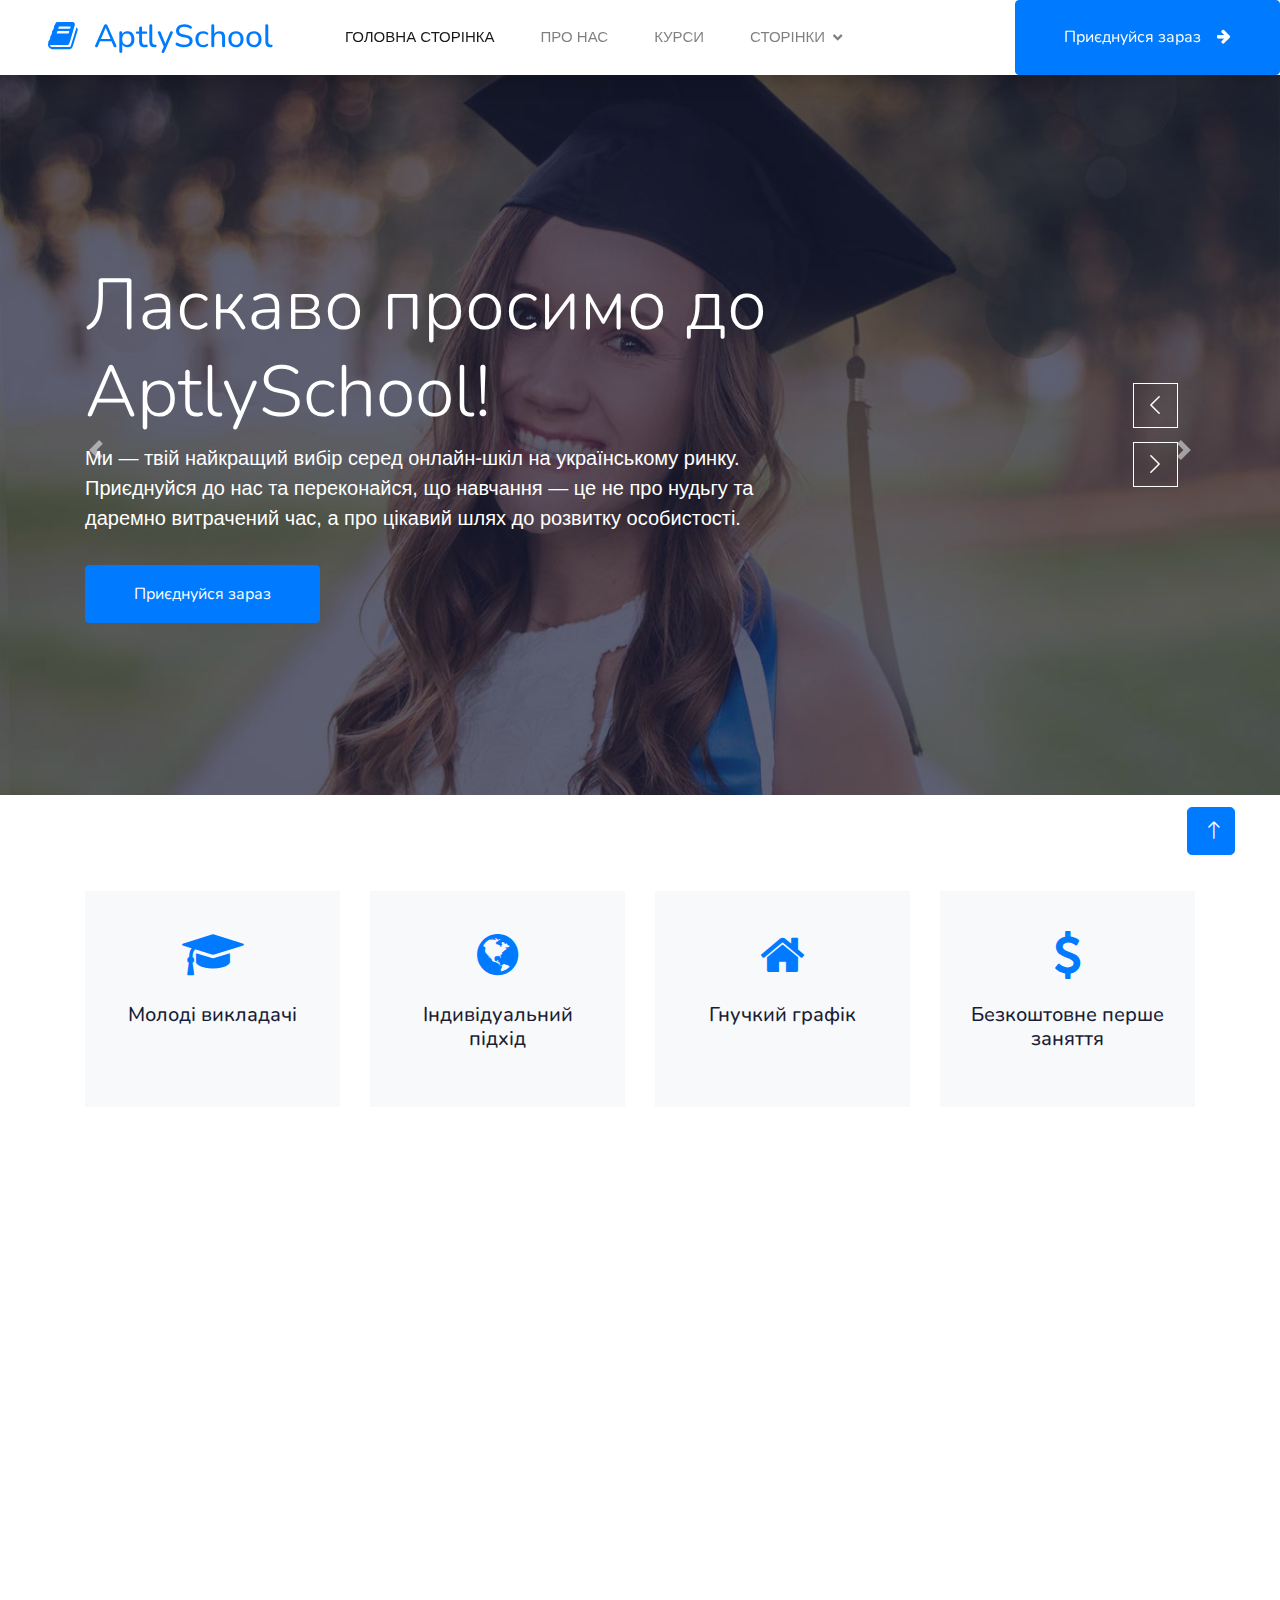
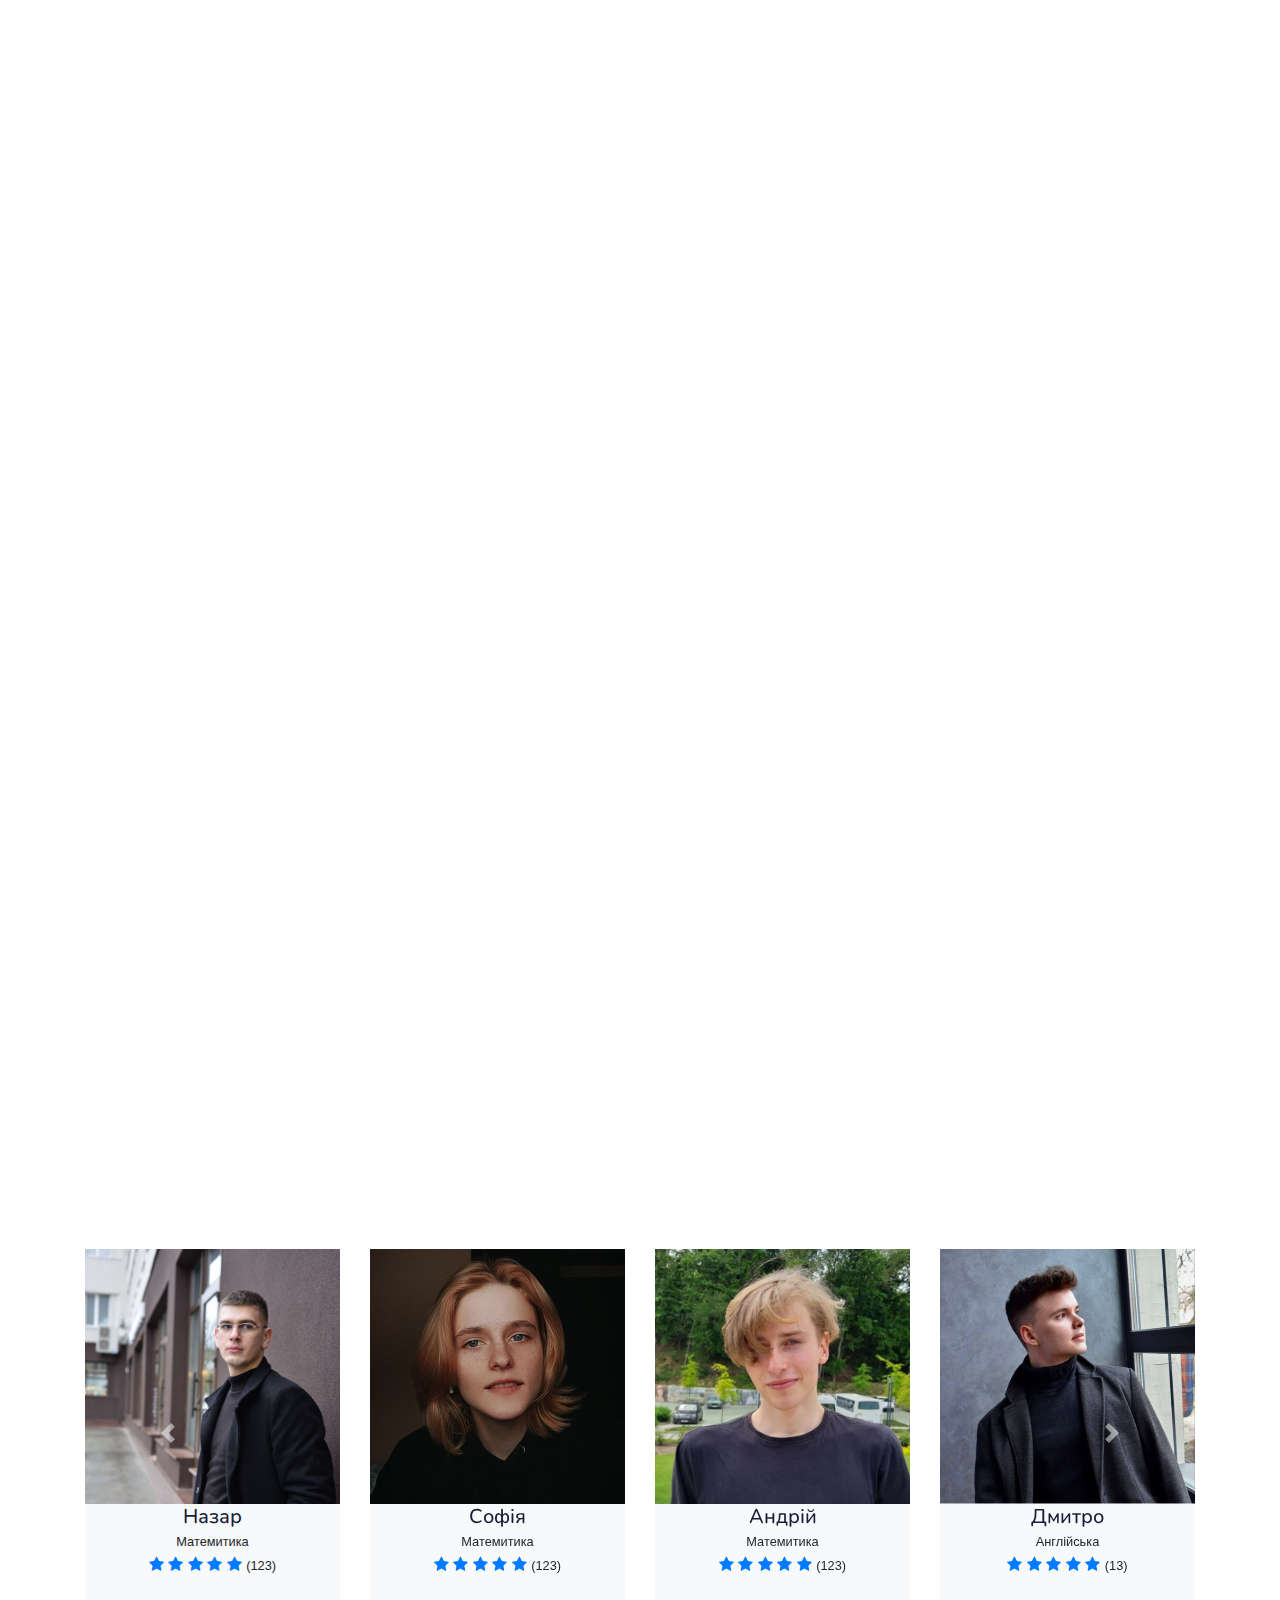
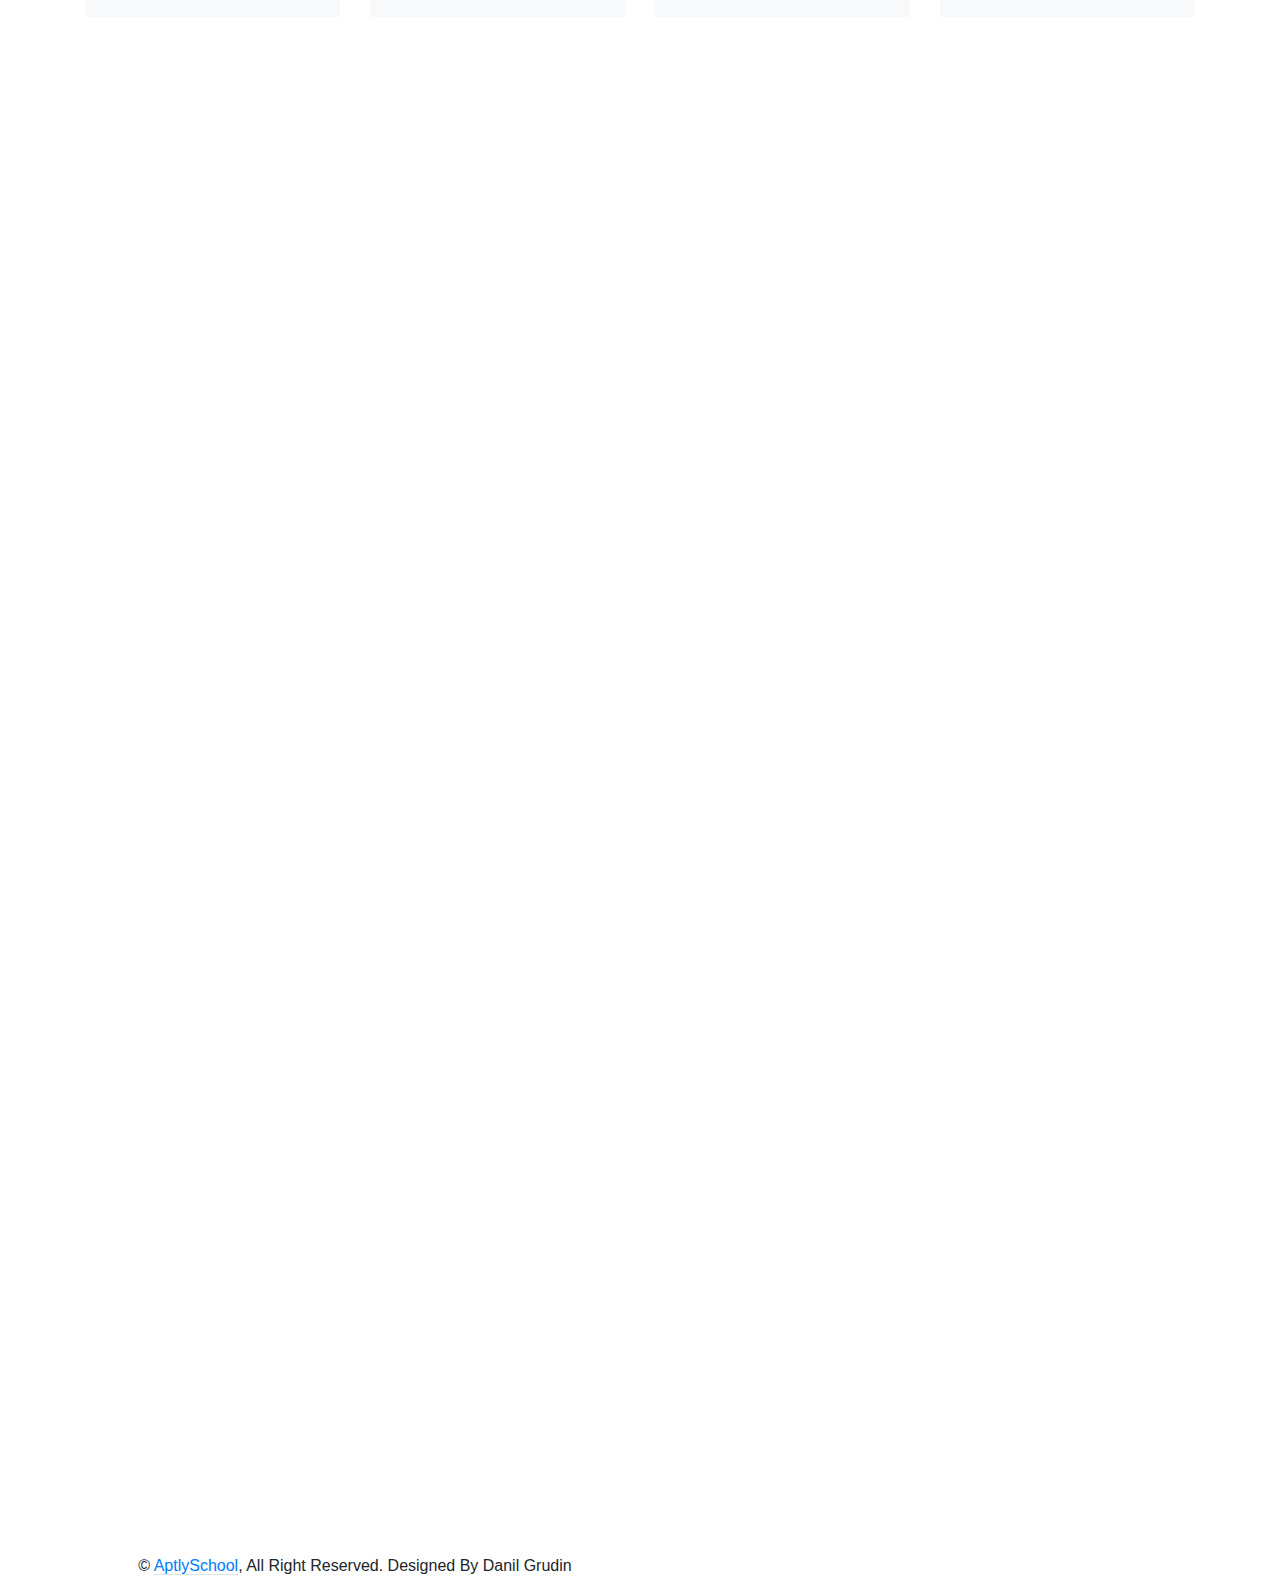
<file: index.html>
<!DOCTYPE html>
<html lang="en">

<head>
    <meta charset="utf-8">
    <title>AptlySchool</title>
    <meta content="width=device-width, initial-scale=1.0" name="viewport">
    <meta content="" name="keywords">
    <meta content="" name="description">

    <!-- Favicon -->
    <link rel="Shortcut Icon" href="/img/favicon.png">
    <!-- Google Web Fonts -->
    <link rel="preconnect" href="https://fonts.googleapis.com">
    <link rel="preconnect" href="https://fonts.gstatic.com" crossorigin>
    <link href="https://fonts.googleapis.com/css2?family=Heebo:wght@400;500;600&family=Nunito:wght@600;700;800&display=swap" rel="stylesheet">

    <!-- Icon Font Stylesheet -->
    <link href="https://cdnjs.cloudflare.com/ajax/libs/font-awesome/5.10.0/css/all.min.css" rel="stylesheet">
    <link href="https://cdn.jsdelivr.net/npm/bootstrap-icons@1.4.1/font/bootstrap-icons.css" rel="stylesheet">

    <!-- Libraries Stylesheet -->
    <link href="lib/animate/animate.min.css" rel="stylesheet">
    <link href="lib/owlcarousel/assets/owl.carousel.min.css" rel="stylesheet">

    <!-- Customized Bootstrap Stylesheet -->
    <link href="css/bootstrap.min.css" rel="stylesheet">

    <!-- Template Stylesheet -->
    <link href="css/style.css" rel="stylesheet">

    <link href="https://maxcdn.bootstrapcdn.com/bootstrap/4.5.2/css/bootstrap.min.css" rel="stylesheet">
    <link href="https://cdnjs.cloudflare.com/ajax/libs/font-awesome/4.7.0/css/font-awesome.min.css" rel="stylesheet">
    <link rel="stylesheet" href="https://unpkg.com/swiper/swiper-bundle.min.css" />
    
</head>

<body>
    <!-- Spinner Start -->
    <div id="spinner" class="show bg-white position-fixed translate-middle w-100 vh-100 top-50 start-50 d-flex align-items-center justify-content-center">
        <div class="spinner-border text-primary" style="width: 3rem; height: 3rem;" role="status">
            <span class="sr-only">Loading...</span>
        </div>
    </div>
    <!-- Spinner End -->


    <!-- Navbar Start -->
    <nav class="navbar navbar-expand-lg bg-white navbar-light shadow sticky-top p-0">
        <a href="index.html" class="navbar-brand d-flex align-items-center px-4 px-lg-5">
            <h2 class="m-0 text-primary"><i class="fa fa-book me-3"></i>AptlySchool</h2>
        </a>
        <button type="button" class="navbar-toggler me-4" data-bs-toggle="collapse" data-bs-target="#navbarCollapse">
            <span class="navbar-toggler-icon"></span>
        </button>
        <div class="collapse navbar-collapse" id="navbarCollapse">
            <div class="navbar-nav ms-auto p-4 p-lg-0">
                <a href="index.html" class="nav-item nav-link active">Головна сторінка</a>
                <a href="about.html" class="nav-item nav-link">Про нас</a>
                <a href="courses.html" class="nav-item nav-link">Курси</a>
                <div class="nav-item dropdown">
                    <a href="#" class="nav-link dropdown-toggle" data-bs-toggle="dropdown">Сторінки</a>
                    <div class="dropdown-menu fade-down m-0">
                        <a href="teamM.html" class="dropdown-item">Вчителі з Математики</a>
                        <a href="teamA.html" class="dropdown-item">Вчителі з Англійської мови</a>
                        <a href="testimonial.html" class="dropdown-item">Відгуки</a>
                    </div>
                </div>
                <!-- <a href="contact.html" class="nav-item nav-link">Контакнта інформація</a> -->
            </div>
            <a target="_blank" href="https://t.me/Nazarchekf" class="btn btn-primary py-4 px-lg-5 d-none d-lg-block">Приєднуйся зараз<i class="fa fa-arrow-right ms-3"></i></a>
        </div>
    </nav>
    <!-- Navbar End -->


    <!-- Carousel Start -->
    <div class="container-fluid p-0 mb-5">
        <div class="owl-carousel header-carousel position-relative">
            <div class="owl-carousel-item position-relative">
                <img class="img-fluid" src="img/carousel-1.jpg" alt="">
                <div class="position-absolute top-0 start-0 w-100 h-100 d-flex align-items-center" style="background: rgba(24, 29, 56, .7);">
                    <div class="container">
                        <div class="row justify-content-start">
                            <div class="col-sm-10 col-lg-8">
                                <h5 class="text-primary text-uppercase mb-3 animated slideInDown"></h5>
                                <h1 class="display-3 text-white animated slideInDown">Ласкаво просимо до AptlySchool!</h1>
                                <p class="fs-5 text-white mb-4 pb-2">Ми — твій найкращий вибір серед онлайн-шкіл на українському ринку. 
                                    Приєднуйся до нас та переконайся, що навчання — це не про нудьгу та даремно витрачений час, а про цікавий шлях до розвитку особистості.
                                    </p>
                                <!-- <a href="" class="btn btn-primary py-md-3 px-md-5 me-3 animated slideInLeft">Читати ще</a> -->
                                <a  target="_blank" href="https://t.me/Nazarchekf" href="" class="btn btn-primary py-md-3 px-md-5 me-3 animated slideInLeft">Приєднуйся зараз</a>
                            </div>
                        </div>
                    </div>
                </div>
            </div>
            <div class="owl-carousel-item position-relative">
                <img class="img-fluid" src="img/carousel-2.jpg" alt="">
                <div class="position-absolute top-0 start-0 w-100 h-100 d-flex align-items-center" style="background: rgba(24, 29, 56, .7);">
                    <div class="container">
                        <div class="row justify-content-start">
                            <div class="col-sm-10 col-lg-8">
                                <h5 class="text-primary text-uppercase mb-3 animated slideInDown">AptlySchool</h5>
                                <h1 class="display-3 text-white animated slideInDown">Навчайся, не виходячи з дому.</h1>
                                <p class="fs-5 text-white mb-4 pb-2">Отримати знання можна, не жертвуючи комфортом та часом на дорогу. Просто увімкни ноутбук або телефон та підключайся до заняття.</p>
                                <!-- <a href="" class="btn btn-primary py-md-3 px-md-5 me-3 animated slideInLeft">Читати ще</a> -->
                                <a target="_blank" href="https://t.me/Nazarchekf" href="" class="btn btn-primary py-md-3 px-md-5 me-3 animated slideInLeft">Приєднуйся зараз</a>
                            </div>
                        </div>
                    </div>
                </div>
            </div>
        </div>
    </div>
    <!-- Carousel End -->


    <!-- Service Start -->
    <body>
        <div class="container-xxl py-5">
            <div class="container">
                <div class="row g-4">
                    <div class="col-lg-3 col-sm-6 wow fadeInUp" data-wow-delay="0.1s">
                        <div class="service-item text-center pt-3">
                            <div class="p-4">
                                <i class="fa fa-3x fa-graduation-cap text-primary mb-4"></i>
                                <h5 class="mb-3">Молоді викладачі</h5>
                                <p>Постійно стежать за новітніми тенденціями і використовують інноваційні методи, щоб забезпечити ефективний процес навчання. 
    
                                    Завдяки своєму молодіжному підходу та креативності, вони здатні легко знаходити спільну мову з учнями та робити заняття цікавими і продуктивними.
                                    </p>
                            </div>
                        </div>
                    </div>
                    <div class="col-lg-3 col-sm-6 wow fadeInUp" data-wow-delay="0.3s">
                        <div class="service-item text-center pt-3">
                            <div class="p-4">
                                <i class="fa fa-3x fa-globe text-primary mb-4"></i>
                                <h5 class="mb-3">Індивідуальний підхід</h5>
                                <p>Кожен учень навчається за програмою, яка адаптована до його потреб та цілей. 
    
                                    Ми враховуємо слабкі та сильні сторони учня, а також індивідуальний темп навчання. Це створює оптимальні умови для досягнення високих результатів і ефективного освоєння матеріалу.
                                    </p>
                            </div>
                        </div>
                    </div>
                    <div class="col-lg-3 col-sm-6 wow fadeInUp" data-wow-delay="0.5s">
                        <div class="service-item text-center pt-3">
                            <div class="p-4">
                                <i class="fa fa-3x fa-home text-primary mb-4"></i>
                                <h5 class="mb-3">Гнучкий графік</h5>
                                <p>Ми рекомендуємо необхідну кількість занять для досягнення цілей у визначений термін, але ти завжди можеш самостійно обирати комфортний темп та інтенсивність підготовки.
                                    Узгоджуй постійний графік або вибирай новий час для кожного наступного заняття — вибір за тобою. Це особливо доречно при відключеннях світла.
                                    </p>
                            </div>
                        </div>
                    </div>
                    <div class="col-lg-3 col-sm-6 wow fadeInUp" data-wow-delay="0.7s">
                        <div class="service-item text-center pt-3">
                            <div class="p-4">
                                <i class="fa fa-3x fa-dollar text-primary mb-4"></i>
                                <h5 class="mb-3">Безкоштовне перше заняття</h5>
                                <p>Оціни наш підхід та познайомся з викладачем абсолютно безкоштовно на першому уроці.
                                    Відчуй атмосферу нашого навчального процесу та переконайся в якості освіти перед тим, як прийняти рішення про подальше навчання. Ми впевнені, що ти залишишся з нами.
                                    </p>
                            </div>
                        </div>
                    </div>
                </div>
            </div>
        </div>
    <!-- Service End -->


    <!-- About Start -->
    <div class="container-xxl py-5">
        <div class="container">
            <div class="row g-5">
                <div class="col-lg-6 wow fadeInUp" data-wow-delay="0.1s" style="min-height: 400px;">
                    <div class="position-relative h-100">
                        <img class="img-fluid position-absolute w-100 h-100" src="img/about.jpg" alt="" style="object-fit: cover;">
                    </div>
                </div>
                <div class="col-lg-6 wow fadeInUp" data-wow-delay="0.3s">
                    <h6 class="section-title bg-white text-start text-primary pe-3">Про нас</h6>
                    <h1 class="mb-4">AptlySchool</h1>
                    <p class="mb-4">Наша мета - ваш найкращий результат</p>
                    <p class="mb-4">У AptlySchool ми віримо в потужну комбінацію якісного викладання та індивідуального підходу до кожного учня. Наші висококваліфіковані викладачі допоможуть вам не лише засвоїти матеріал, але й розвинути критичне мислення, аналітичні навички та зростити впевненість у своїх здібностях.

                        Приєднуйтесь до AptlySchool сьогодні та розпочніть свій шлях до успіху! Перше заняття у нас - безкоштовно, а гнучкий графік дозволяє зручно обирати часи занять. Крім того, у вас є можливість обрати викладача із нашого розширеного списку, щоб знайти ідеального наставника для ваших потреб.
                        
                        Розпочніть ваше освітнє подорож разом з AptlySchool - де кожен учень заслуговує на найкраще!</p>
                    <div class="row gy-2 gx-4 mb-4">
                        <div class="col-sm-6">
                            <p class="mb-0"><i class="fa fa-arrow-right text-primary me-2"></i>Працюємо офіційно більше року</p>
                        </div>
                        <div class="col-sm-6">
                            <p class="mb-0"><i class="fa fa-arrow-right text-primary me-2"></i>Навчаємо учнів будь-якої вікової категорій</p>
                        </div>
                        <!-- <div class="col-sm-6">
                            <p class="mb-0"><i class="fa fa-arrow-right text-primary me-2"></i>Нужно придумать</p>
                        </div> -->
                        <div class="col-sm-6">
                            <p class="mb-0"><i class="fa fa-arrow-right text-primary me-2"></i>Основні напрямки підготовки: шкільна програма, НМТ.</p>
                        </div>
                        <div class="col-sm-6">
                            <p class="mb-0"><i class="fa fa-arrow-right text-primary me-2"></i>100 + задоволених учнів</p>
                        </div>
                        <!-- <div class="col-sm-6">
                            <p class="mb-0"><i class="fa fa-arrow-right text-primary me-2"></i>Нужно придумать</p>
                        </div> -->
                    </div>
                    <a  target="_blank" href="https://t.me/Nazarchekf" class="btn btn-primary py-3 px-5 mt-2" href="">Отримати перше заняття безкоштовно</a>
                </div>
            </div>
        </div>
    </div>
    <!-- About End -->


    <!-- Categories Start -->
    <!-- <div class="container-xxl py-5 category">
        <div class="container">
            <div class="text-center wow fadeInUp" data-wow-delay="0.1s">
                <h6 class="section-title bg-white text-center text-primary px-3">Categories</h6>
                <h1 class="mb-5">Courses Categories</h1>
            </div>
            <div class="row g-3">
                <div class="col-lg-7 col-md-6">
                    <div class="row g-3">
                        <div class="col-lg-12 col-md-12 wow zoomIn" data-wow-delay="0.1s">
                            <a class="position-relative d-block overflow-hidden" href="">
                                <img class="img-fluid" src="img/cat-1.jpg" alt="">
                                <div class="bg-white text-center position-absolute bottom-0 end-0 py-2 px-3" style="margin: 1px;">
                                    <h5 class="m-0">Web Design</h5>
                                    <small class="text-primary">49 Courses</small>
                                </div>
                            </a>
                        </div>
                        <div class="col-lg-6 col-md-12 wow zoomIn" data-wow-delay="0.3s">
                            <a class="position-relative d-block overflow-hidden" href="">
                                <img class="img-fluid" src="img/cat-2.jpg" alt="">
                                <div class="bg-white text-center position-absolute bottom-0 end-0 py-2 px-3" style="margin: 1px;">
                                    <h5 class="m-0">Graphic Design</h5>
                                    <small class="text-primary">49 Courses</small>
                                </div>
                            </a>
                        </div>
                        <div class="col-lg-6 col-md-12 wow zoomIn" data-wow-delay="0.5s">
                            <a class="position-relative d-block overflow-hidden" href="">
                                <img class="img-fluid" src="img/cat-3.jpg" alt="">
                                <div class="bg-white text-center position-absolute bottom-0 end-0 py-2 px-3" style="margin: 1px;">
                                    <h5 class="m-0">Video Editing</h5>
                                    <small class="text-primary">49 Courses</small>
                                </div>
                            </a>
                        </div>
                    </div>
                </div>
                <div class="col-lg-5 col-md-6 wow zoomIn" data-wow-delay="0.7s" style="min-height: 350px;">
                    <a class="position-relative d-block h-100 overflow-hidden" href="">
                        <img class="img-fluid position-absolute w-100 h-100" src="img/cat-4.jpg" alt="" style="object-fit: cover;">
                        <div class="bg-white text-center position-absolute bottom-0 end-0 py-2 px-3" style="margin:  1px;">
                            <h5 class="m-0">Online Marketing</h5>
                            <small class="text-primary">49 Courses</small>
                        </div>
                    </a>
                </div>
            </div>
        </div>
    </div> -->
    <!-- Categories Start -->


    <!-- Courses Start -->
    <div class="container-xxl py-5">
        <div class="container">
            <div class="text-center wow fadeInUp" data-wow-delay="0.1s">
                <h6 class="section-title bg-white text-center text-primary px-3">Тарифи з предметів</h6>
                <h1 class="mb-5">Наші тарифи</h1>
            </div>
            <div class="row g-4 justify-content-center">
                <div class="col-lg-4 col-md-6 wow fadeInUp" data-wow-delay="0.1s">
                    <div class="course-item bg-light p-3">
                        <div class="position-relative overflow-hidden">
                            <img class="img-fluid" src="img/math (2).jpg" alt="">
                            <div class="w-100 d-flex justify-content-center position-absolute bottom-0 start-0 mb-4">
                                <!-- <a href="#" class="flex-shrink-0 btn btn-sm btn-primary px-3 border-end" style="border-radius: 30px 0 0 30px;">Читати ще</a> -->
                                <a href="#" class="flex-shrink-0 btn btn-sm btn-primary px-3" style="border-radius: 0 30px 30px 0;">Приєднуйся зараз</a>
                            </div>
                        </div>
                        <div class="text-center p-4 pb-0">
                            <h3 class="mb-0"></h3>
                            <div class="mb-3">
                                <small class="fa fa-star text-primary"></small>
                                <small class="fa fa-star text-primary"></small>
                                <small class="fa fa-star text-primary"></small>
                                <small class="fa fa-star text-primary"></small>
                                <small class="fa fa-star text-primary"></small>
                                <small>(123)</small>
                            </div>
                            <h5 class="mb-4">Курси з математики в онлайн школі AptlyShool надають студентам можливість отримати глибокі знання у всіх аспектах математики через інтерактивні уроки, індивідуальне керівництво та практичні завдання.</h5>
                        </div>
                        <div class="d-flex border-top">
                            <small class="flex-fill text-center border-end py-2"><i class="fa fa-user-tie text-primary me-2"></i>Служба підтрики Назар</small>
                            <small class="flex-fill text-center border-end py-2"><i class="fa fa-clock text-primary me-2"></i>Від 350 грн\год</small>
                            <small class="flex-fill text-center py-2"><i class="fa fa-user text-primary me-2"></i>34 учня</small>
                        </div>
                    </div>
                </div>
                <div class="col-lg-4 col-md-6 wow fadeInUp" data-wow-delay="0.3s">
                    <div class="course-item bg-light p-2">
                        <div class="position-relative overflow-hidden">
                            <img class="img-fluid" src="img/anglijska-mova.png" alt="">
                            <div class="w-100 d-flex justify-content-center position-absolute bottom-0 start-0 mb-4">
                                <!-- <a href="#" class="flex-shrink-0 btn btn-sm btn-primary px-3 border-end" style="border-radius: 30px 0 0 30px;">Читати ще</a> -->
                                <a href="#" class="flex-shrink-0 btn btn-sm btn-primary px-3" style="border-radius: 0 30px 30px 0;">Приєднуйся зараз</a>
                            </div>
                        </div>
                        <div class="text-center p-4 pb-0">
                            <h3 class="mb-0"></h3>
                            <div class="mb-3">
                                <small class="fa fa-star text-primary"></small>
                                <small class="fa fa-star text-primary"></small>
                                <small class="fa fa-star text-primary"></small>
                                <small class="fa fa-star text-primary"></small>
                                <small class="fa fa-star text-primary"></small>
                                <small>(123)</small>
                            </div>
                            <h5 class="mb-4">
                                Курси з англійської мови в онлайн школі AptlyShool допоможуть студентам вдосконалити свої навички читання, письма, розмовної мови та аудіювання через інтерактивні уроки та індивідуальне навчання з досвідченими викладачами.
                                
                                
                                
                                
                                
                                </h5>
                        </div>
                        <div class="d-flex border-top">
                            <small class="flex-fill text-center border-end py-2"><i class="fa fa-user-tie text-primary me-2"></i>Служба підтрики Назар</small>
                            <small class="flex-fill text-center border-end py-2"><i class="fa fa-clock text-primary me-2"></i>Від 400 грн\год</small>
                            <small class="flex-fill text-center py-2"><i class="fa fa-user text-primary me-2"></i>26 учнів</small>
                        </div>
                    </div>
                </div>
                <!-- <div class="col-lg-4 col-md-6 wow fadeInUp" data-wow-delay="0.5s">
                    <div class="course-item bg-light">
                        <div class="position-relative overflow-hidden">
                            <img class="img-fluid" src="img/course-3.jpg" alt="">
                            <div class="w-100 d-flex justify-content-center position-absolute bottom-0 start-0 mb-4">
                                <a href="#" class="flex-shrink-0 btn btn-sm btn-primary px-3 border-end" style="border-radius: 30px 0 0 30px;">Читати ще</a>
                                <a href="#" class="flex-shrink-0 btn btn-sm btn-primary px-3" style="border-radius: 0 30px 30px 0;">Приєднуйся зараз</a>
                            </div>
                        </div>
                        <div class="text-center p-4 pb-0">
                            <h3 class="mb-0">$</h3>
                            <div class="mb-3">
                                <small class="fa fa-star text-primary"></small>
                                <small class="fa fa-star text-primary"></small>
                                <small class="fa fa-star text-primary"></small>
                                <small class="fa fa-star text-primary"></small>
                                <small class="fa fa-star text-primary"></small>
                                <small>(123)</small>
                            </div>
                            <h5 class="mb-4">Lorem ipsum, dolor sit amet consectetur adipisicing elit. Eius placeat assumenda aperiam unde est, molestias maiores vero, consectetur quibusdam modi culpa dolore excepturi nulla quos consequatur cumque amet quidem inventore.</h5>
                        </div>
                        <div class="d-flex border-top">
                            <small class="flex-fill text-center border-end py-2"><i class="fa fa-user-tie text-primary me-2"></i>Назар</small>
                            <small class="flex-fill text-center border-end py-2"><i class="fa fa-clock text-primary me-2"></i>1.30 години</small>
                            <small class="flex-fill text-center py-2"><i class="fa fa-user text-primary me-2"></i>1 учень</small>
                        </div>
                    </div> -->
                </div>
            </div>
        </div>
    </div>
    <!-- Courses End -->


    <!-- Team Start -->
    <div class="container-xxl py-5">
        <div class="container">
            <div class="text-center wow fadeInUp" data-wow-delay="0.1s">
                <h6 class="section-title bg-white text-center text-primary px-3">Викладачі</h6>
                <h1 class="mb-5">Найкращі репетитори</h1>
            </div>
            <div id="teamCarousel" class="carousel slide" data-ride="carousel">
                <div class="carousel-inner">
                    <div class="carousel-item active">
                        <div class="row g-4">
                            <div class="col-lg-3 col-md-6">
                                <div class="team-item bg-light">
                                    <div class="overflow-hidden">
                                        <img class="img-fluid" src="img/team/Nazar.jpg" alt="">
                                    </div>
                                    <div class="position-relative d-flex justify-content-center" style="margin-top: -23px;"></div>
                                    <div class="text-center p-4">
                                        <h5 class="mb-0">Назар</h5>
                                        <small>Матемитика</small>
                                        <div class="mb-3">
                                            <small class="fa fa-star text-primary"></small>
                                            <small class="fa fa-star text-primary"></small>
                                            <small class="fa fa-star text-primary"></small>
                                            <small class="fa fa-star text-primary"></small>
                                            <small class="fa fa-star text-primary"></small>
                                            <small>(123)</small>
                                        </div>
                                    </div>
                                </div>
                            </div>
                            <div class="col-lg-3 col-md-6">
                                <div class="team-item bg-light">
                                    <div class="overflow-hidden">
                                        <img class="img-fluid" src="img/team/Sonia.png" alt="">
                                    </div>
                                    <div class="position-relative d-flex justify-content-center" style="margin-top: -23px;"></div>
                                    <div class="text-center p-4">
                                        <h5 class="mb-0">Софія</h5>
                                        <small>Матемитика</small>
                                        <div class="mb-3">
                                            <small class="fa fa-star text-primary"></small>
                                            <small class="fa fa-star text-primary"></small>
                                            <small class="fa fa-star text-primary"></small>
                                            <small class="fa fa-star text-primary"></small>
                                            <small class="fa fa-star text-primary"></small>
                                            <small>(123)</small>
                                        </div>
                                    </div>
                                </div>
                            </div>
                            <div class="col-lg-3 col-md-6">
                                <div class="team-item bg-light">
                                    <div class="overflow-hidden">
                                        <img class="img-fluid" src="img/team/andrew_b.jpg" alt="">
                                    </div>
                                    <div class="position-relative d-flex justify-content-center" style="margin-top: -23px;"></div>
                                    <div class="text-center p-4">
                                        <h5 class="mb-0">Андрій</h5>
                                        <small>Матемитика</small>
                                        <div class="mb-3">
                                            <small class="fa fa-star text-primary"></small>
                                            <small class="fa fa-star text-primary"></small>
                                            <small class="fa fa-star text-primary"></small>
                                            <small class="fa fa-star text-primary"></small>
                                            <small class="fa fa-star text-primary"></small>
                                            <small>(123)</small>
                                        </div>
                                    </div>
                                </div>
                            </div>
                            <div class="col-lg-3 col-md-6">
                                <div class="team-item bg-light">
                                    <div class="overflow-hidden">
                                        <img class="img-fluid" src="img/team/Dima2.png" alt="">
                                    </div>
                                    <div class="position-relative d-flex justify-content-center" style="margin-top: -23px;"></div>
                                    <div class="text-center p-4">
                                        <h5 class="mb-0">Дмитро</h5>
                                        <small>Англійська</small>
                                        <div class="mb-3">
                                            <small class="fa fa-star text-primary"></small>
                                            <small class="fa fa-star text-primary"></small>
                                            <small class="fa fa-star text-primary"></small>
                                            <small class="fa fa-star text-primary"></small>
                                            <small class="fa fa-star text-primary"></small>
                                            <small>(13)</small>
                                        </div>
                                    </div>
                                </div>
                            </div>
                        </div>
                    </div>
                    <div class="carousel-item">
                        <div class="row g-4">
                            <div class="col-lg-3 col-md-6">
                                <div class="team-item bg-light">
                                    <div class="overflow-hidden">
                                        <img class="img-fluid" src="img/team/Dima.png" alt="">
                                    </div>
                                    <div class="position-relative d-flex justify-content-center" style="margin-top: -23px;"></div>
                                    <div class="text-center p-4">
                                        <h5 class="mb-0">Дмитро</h5>
                                        <small>Матемитика</small>
                                        <div class="mb-3">
                                            <small class="fa fa-star text-primary"></small>
                                            <small class="fa fa-star text-primary"></small>
                                            <small class="fa fa-star text-primary"></small>
                                            <small class="fa fa-star text-primary"></small>
                                            <small class="fa fa-star text-primary"></small>
                                            <small>(50)</small>
                                        </div>
                                    </div>
                                </div>
                            </div>
                            <div class="col-lg-3 col-md-6">
                                <div class="team-item bg-light">
                                    <div class="overflow-hidden">
                                        <img class="img-fluid" src="img/team/Yaroslav.jpg" alt="">
                                    </div>
                                    <div class="position-relative d-flex justify-content-center" style="margin-top: -23px;"></div>
                                    <div class="text-center p-4">
                                        <h5 class="mb-0">Ярослав</h5>
                                        <small>Матемитика</small>
                                        <div class="mb-3">
                                            <small class="fa fa-star text-primary"></small>
                                            <small class="fa fa-star text-primary"></small>
                                            <small class="fa fa-star text-primary"></small>
                                            <small class="fa fa-star text-primary"></small>
                                            <small class="fa fa-star text-primary"></small>
                                            <small>(75)</small>
                                        </div>
                                    </div>
                                </div>
                            </div>
                            <div class="col-lg-3 col-md-6">
                                <div class="team-item bg-light">
                                    <div class="overflow-hidden">
                                        <img class="img-fluid" src="img/team/Nazar.jpg" alt="">
                                    </div>
                                    <div class="position-relative d-flex justify-content-center" style="margin-top: -23px;"></div>
                                    <div class="text-center p-4">
                                        <h5 class="mb-0">Викладач 3</h5>
                                        <small>Історія</small>
                                        <div class="mb-3">
                                            <small class="fa fa-star text-primary"></small>
                                            <small class="fa fa-star text-primary"></small>
                                            <small class="fa fa-star text-primary"></small>
                                            <small class="fa fa-star text-primary"></small>
                                            <small class="fa fa-star text-primary"></small>
                                            <small>(100)</small>
                                        </div>
                                    </div>
                                </div>
                            </div>
                            <div class="col-lg-3 col-md-6">
                                <div class="team-item bg-light">
                                    <div class="overflow-hidden">
                                        <img class="img-fluid" src="img/team/Nazar.jpg" alt="">
                                    </div>
                                    <div class="position-relative d-flex justify-content-center" style="margin-top: -23px;"></div>
                                    <div class="text-center p-4">
                                        <h5 class="mb-0">Викладач 3</h5>
                                        <small>Історія</small>
                                        <div class="mb-3">
                                            <small class="fa fa-star text-primary"></small>
                                            <small class="fa fa-star text-primary"></small>
                                            <small class="fa fa-star text-primary"></small>
                                            <small class="fa fa-star text-primary"></small>
                                            <small class="fa fa-star text-primary"></small>
                                            <small>(100)</small>
                                        </div>
                                    </div>
                                </div>
                            </div>
                        </div>
                    </div>
                </div>
                <a class="carousel-control-prev" href="#teamCarousel" role="button" data-slide="prev">
                    <span class="carousel-control-prev-icon" aria-hidden="true"></span>
                    <span class="sr-only">Previous</span>
                </a>
                <a class="carousel-control-next" href="#teamCarousel" role="button" data-slide="next">
                    <span class="carousel-control-next-icon" aria-hidden="true"></span>
                    <span class="sr-only">Next</span>
                </a>
            </div>
        </div>
    </div>
                    <!-- Add more carousel-item divs for additional slides -->
                </div>
                <a class="carousel-control-prev" href="#teamCarousel" role="button" data-slide="prev">
                    <span class="carousel-control-prev-icon" aria-hidden="true"></span>
                    <span class="sr-only">Previous</span>
                </a>
                <a class="carousel-control-next" href="#teamCarousel" role="button" data-slide="next">
                    <span class="carousel-control-next-icon" aria-hidden="true"></span>
                    <span class="sr-only">Next</span>
                </a>
            </div>
        </div>
    </div>
    <!-- Team End -->


    <!-- Testimonial Start -->
    <div class="container-xxl py-5 wow fadeInUp" data-wow-delay="0.1s">
        <div class="container">
            <div class="text-center">
                <h6 class="section-title bg-white text-center text-primary px-3">Відгуки</h6>
                <h1 class="mb-5">Відгуки наших учнів</h1>
            </div>
            <div class="owl-carousel testimonial-carousel position-relative">
                <div class="testimonial-item text-center">
                    <img class="border rounded-circle p-2 mx-auto mb-3" src="img/testimonial-1.jpg" style="width: 80px; height: 80px;">
                    <h5 class="mb-0">Ангеліна, 11 клас</h5>
                    <p>Учениця</p>
                    <div class="testimonial-text bg-light text-center p-4">
                    <p class="mb-0">Мені дуже подобається займатися з репетиторкою Софією. Заняття відбуваються дуже продуктивно, якщо мені не зрозуміла тема, або я забула її, то ми зупиняємося, щоб швиденько повторити її, або наздогнати. Я стала краще розуміти матеріал, і одну тему навіть перегнала по програмі, вивчивши з Софією раніше. З моменту як почала займатися з Софією, я відчуваю, що краще засвоюю теми у школі та більше розумію, і можу розвʼязати важчі завдання.</p>
                    </div>
                </div>
                <div class="testimonial-item text-center">
                    <img class="border rounded-circle p-2 mx-auto mb-3" src="img/testimonial-2.jpg" style="width: 80px; height: 80px;">
                    <h5 class="mb-0">Денис, 6 клас</h5>
                    <p>Учень</p>
                    <div class="testimonial-text bg-light text-center p-4">
                    <p class="mb-0">Рекомендую!!! Цікавий підхід до викладання матеріалу. Доступно, зрозуміло! Дитина з задоволенням підключається до занять!</p>
                    </div>
                </div>
                <div class="testimonial-item text-center">
                    <img class="border rounded-circle p-2 mx-auto mb-3" src="img/testimonial-3.jpg" style="width: 80px; height: 80px;">
                    <h5 class="mb-0">Ярик, 9 клас</h5>
                    <p>Учень</p>
                    <div class="testimonial-text bg-light text-center p-4">
                    <p class="mb-0">Хочу виразити подяку нашому репетитору Ярославу.Він займається з моїм сином,Ярослав цікаво та доступно подає інформацію,він знайшов підхід до дитини,моїй дитині подобаються заняття,доступно,зрозуміло.Спілкування між репетитором та учнем проходять на дружньому рівні,це головне.</p>
                    </div>
                </div>
                <div class="testimonial-item text-center">
                    <img class="border rounded-circle p-2 mx-auto mb-3" src="img/testimonial-4.jpg" style="width: 80px; height: 80px;">
                    <h5 class="mb-0">Тимофій, 7 клас</h5>
                    <p>Мати Тимофія</p>
                    <div class="testimonial-text bg-light text-center p-4">
                    <p class="mb-0">Дуже рада, що є можливість підтягнути знання дитини онлайн. За станом здоров'я на початку навчального року син пропустив майже 2 місяці, відповідно з новими предметами (алгебра та геометрія) виникли труднощі, тому розпочали пошуки репетитора. 
                        Сину дуже подобається займатися з Дмитром, після декількох занять сказав, що ніколи не думав, що математика може бути цікавою. Мої найкращі рекомендації.</p>
                    </div>
                </div>
            </div>
        </div>
    </div>
    <!-- Testimonial End -->
        
    <div class="container-xxl py-5">
        <div class="container">
            <div class="row g-4">
                <div class="col-lg-3 col-sm-6 wow fadeInUp" data-wow-delay="0.1s">
                    <div class="faq-item">
                        <i class="fa fa-3x fa-question text-primary mb-4"></i>
                        <h5>Як оплачувати заняття?</h5>
                        <p>Lorem, ipsum dolor sit amet consectetur adipisicing elit. Cumque eligendi nesciunt repellendus beatae dolorem nam, veniam vel impedit provident soluta molestiae molestias veritatis dolor. Minima dolores iusto illum sapiente ipsam!</p>
                    </div>
                </div>
                <div class="col-lg-3 col-sm-6 wow fadeInUp" data-wow-delay="0.3s">
                    <div class="faq-item">
                        <i class="fa fa-3x fa-question text-primary mb-4"></i>
                        <h5>На якій платформі проходить урок?</h5>
                        <p>Lorem ipsum dolor sit amet consectetur adipisicing elit. Voluptate, ex veniam illo minus dolores architecto aliquam. Harum minima corrupti nihil magnam eveniet quidem aspernatur autem distinctio sequi quis, accusamus asperiores?</p>
                    </div>
                </div>
                <div class="col-lg-3 col-sm-6 wow fadeInUp" data-wow-delay="0.5s">
                    <div class="faq-item">
                        <i class="fa fa-3x fa-question text-primary mb-4"></i>
                        <h5>Чим відрізняється Супер-викладач від звичайного?</h5>
                        <p>Супер-викладач це репетитор з досвідом більше року, який має за спиною 800+ проведених занять. Має 90% позитивних відгуків. І взагалі бусінка нашої команди.</p>
                    </div>
                </div>
                <div class="col-lg-3 col-sm-6 wow fadeInUp" data-wow-delay="0.7s">
                    <div class="faq-item">
                        <i class="fa fa-3x fa-question text-primary mb-4"></i>
                        <h5>Чи можу я змінити викладача, якщо він мені не подобається?</h5>
                        <p>Lorem ipsum dolor sit amet consectetur, adipisicing elit. Quaerat exercitationem dolorem voluptatum officia natus, libero blanditiis sunt cupiditate, dolore reprehenderit tenetur quae quas similique nemo quod animi? Accusantium, aliquam aspernatur?</p>
                    </div>
                </div>
            </div>
        </div>
    </div>

    <!-- Footer Start -->
    <div class="container-fluid bg-dark text-light footer pt-5 mt-5 wow fadeIn" data-wow-delay="0.1s">
        <div class="container py-5">
            <div class="row g-5">
                <div class="col-lg-3 col-md-6">
                    <h4 class="text-white mb-3">Швидка інформація</h4>
                    <a class="btn btn-link" href="">Про нас</a>
                    <a class="btn btn-link" href="">Контактна інформація</a>
                    <!-- <a class="btn btn-link" href="">Privacy Policy</a> -->
                    <!-- <a class="btn btn-link" href="">Terms & Condition</a>
                    <a class="btn btn-link" href="">FAQs & Help</a> -->
                </div>
                <div class="col-lg-3 col-md-6">
                    <h4 class="text-white mb-3">Контактна інформація</h4>
                    <p class="mb-2"><i class="fa fa-map-marker-alt me-3"></i>Київ, Україна</p>
                    <p class="mb-2"><i class="fa fa-phone-alt me-3"></i>+380ххххххх</p>
                    <p class="mb-2"><i class="fa fa-envelope me-3"></i>xxxxxxxxxxxx@gmail.com</p>
                    <div class="d-flex pt-2">
                        <a target="_blank" class="btn btn-outline-light btn-social" href="https://t.me/Nazarchekf"><i class="fab fa-telegram"></i></a>
                        <a target="_blank" class="btn btn-outline-light btn-social" href=""><i class="fab fa-facebook-f"></i></a>
                        <a target="_blank" class="btn btn-outline-light btn-social" href=""><i class="fab fa-youtube"></i></a>
                        <a target="_blank" class="btn btn-outline-light btn-social" href=""><i class="fab fa-instagram"></i></a>
                    </div>
                </div>
                </div>
                <!-- <div class="col-lg-3 col-md-6">
                    <h4 class="text-white mb-3">Newsletter</h4>
                    <p>Dolor amet sit justo amet elitr clita ipsum elitr est.</p>
                    <div class="position-relative mx-auto" style="max-width: 400px;">
                        <input class="form-control border-0 w-100 py-3 ps-4 pe-5" type="text" placeholder="Your email">
                        <button type="button" class="btn btn-primary py-2 position-absolute top-0 end-0 mt-2 me-2">SignUp</button>
                    </div>
                </div> -->
            </div>
        </div>
        <div class="container">
            <div class="copyright">
                <div class="row">
                    <div class="col-md-6 text-center text-md-start mb-3 mb-md-0">
                        &copy; <a class="border-bottom" href="#">AptlySchool</a>, All Right Reserved.

                        <!--/*** This template is free as long as you keep the footer author’s credit link/attribution link/backlink. If you'd like to use the template without the footer author’s credit link/attribution link/backlink, you can purchase the Credit Removal License from "https://htmlcodex.com/credit-removal". Thank you for your support. ***/-->
                        Designed By Danil Grudin<a class="border-bottom" href=""></a>
                    </div>
                    <div class="col-md-6 text-center text-md-end">
                        <!-- <div class="footer-menu">
                            <a href="">Home</a>
                            <a href="">Cookies</a>
                            <a href="">Help</a>
                            <a href="">FQAs</a>
                        </div> -->
                    </div>
                </div>
            </div>
        </div>
    </div>
    <!-- Footer End -->


    <!-- Back to Top -->
    <a href="#" class="btn btn-lg btn-primary btn-lg-square back-to-top"><i class="bi bi-arrow-up"></i></a>


    <!-- JavaScript Libraries -->
    <script src="https://code.jquery.com/jquery-3.4.1.min.js"></script>
    <script src="https://cdn.jsdelivr.net/npm/bootstrap@5.0.0/dist/js/bootstrap.bundle.min.js"></script>
    <script src="lib/wow/wow.min.js"></script>
    <script src="lib/easing/easing.min.js"></script>
    <script src="lib/waypoints/waypoints.min.js"></script>
    <script src="lib/owlcarousel/owl.carousel.min.js"></script>

    <!-- Template Javascript -->
    <script src="js/main.js"></script>
    <script src="https://code.jquery.com/jquery-3.5.1.slim.min.js"></script>
    <script src="https://cdn.jsdelivr.net/npm/@popperjs/core@2.9.2/dist/umd/popper.min.js"></script>
    <script src="https://maxcdn.bootstrapcdn.com/bootstrap/4.5.2/js/bootstrap.min.js"></script>
    <script src="https://unpkg.com/swiper/swiper-bundle.min.js"></script>

    
</body>

</html>
</file>
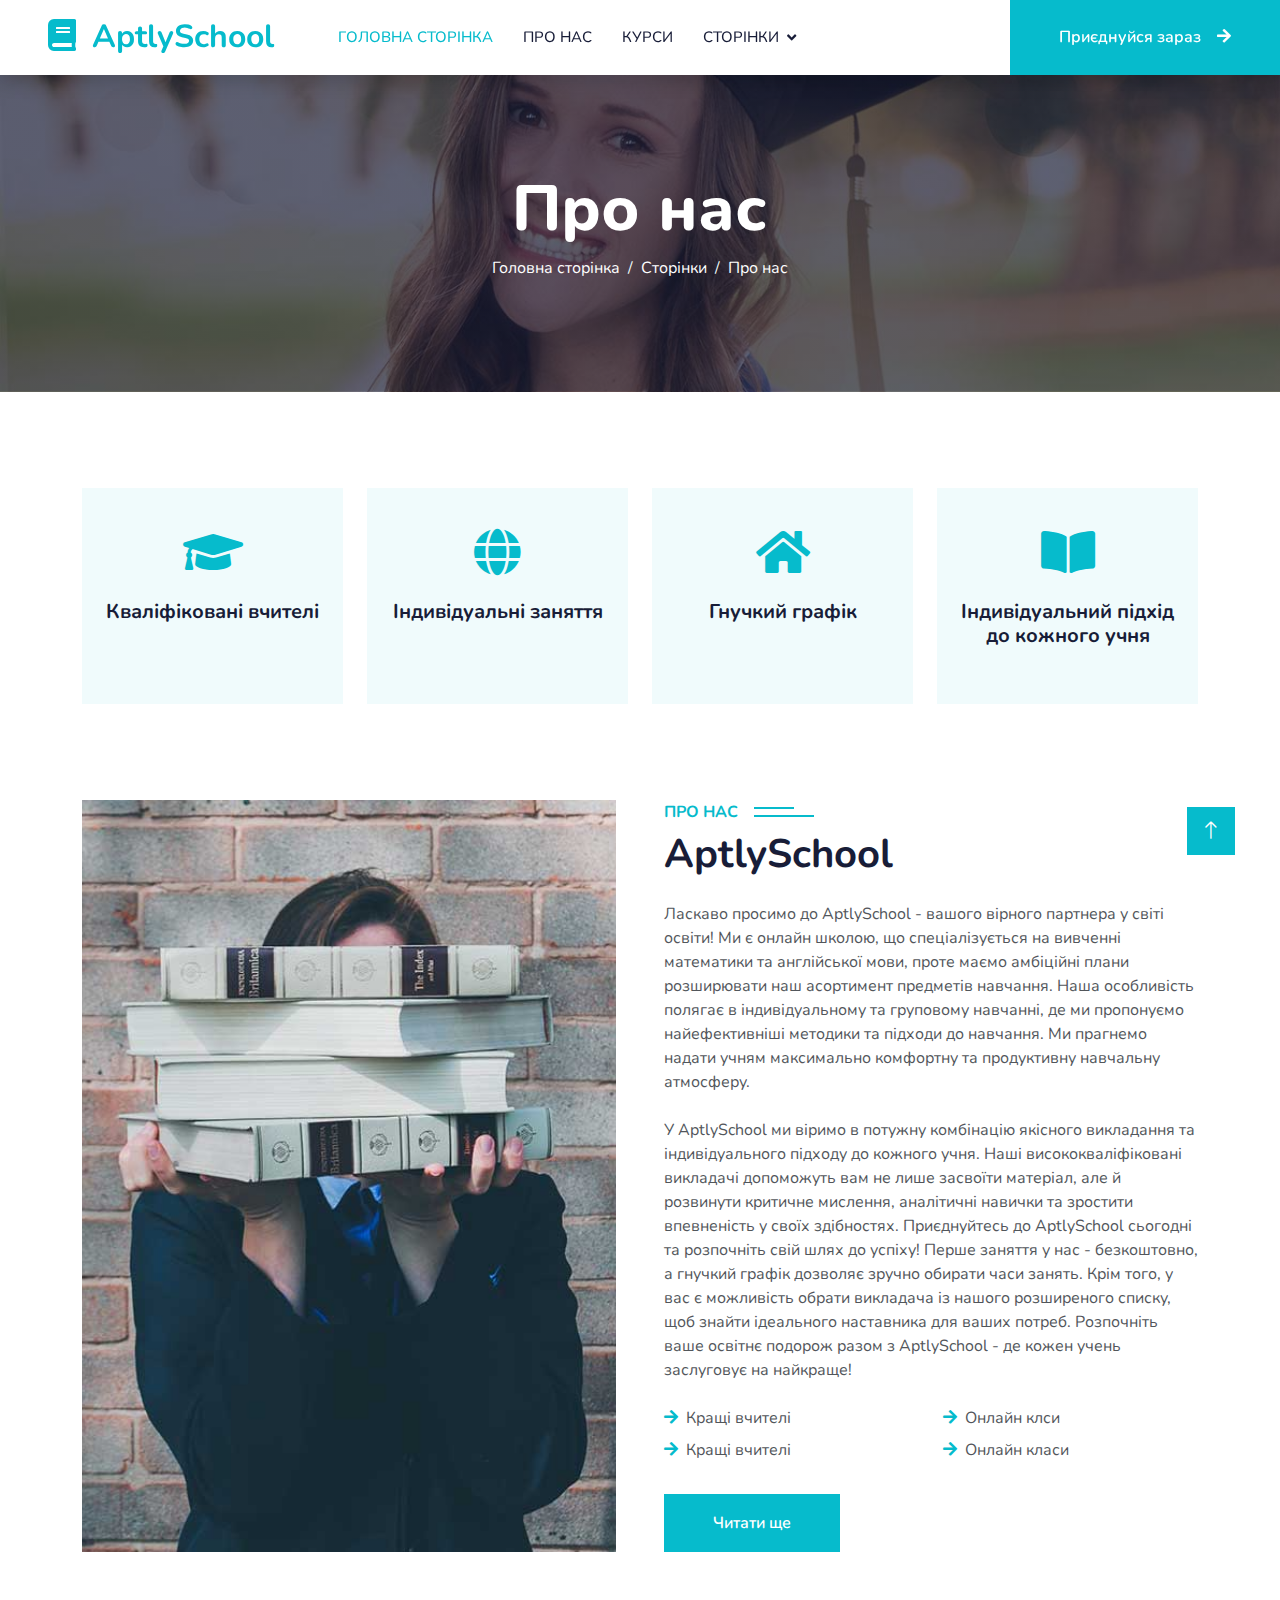
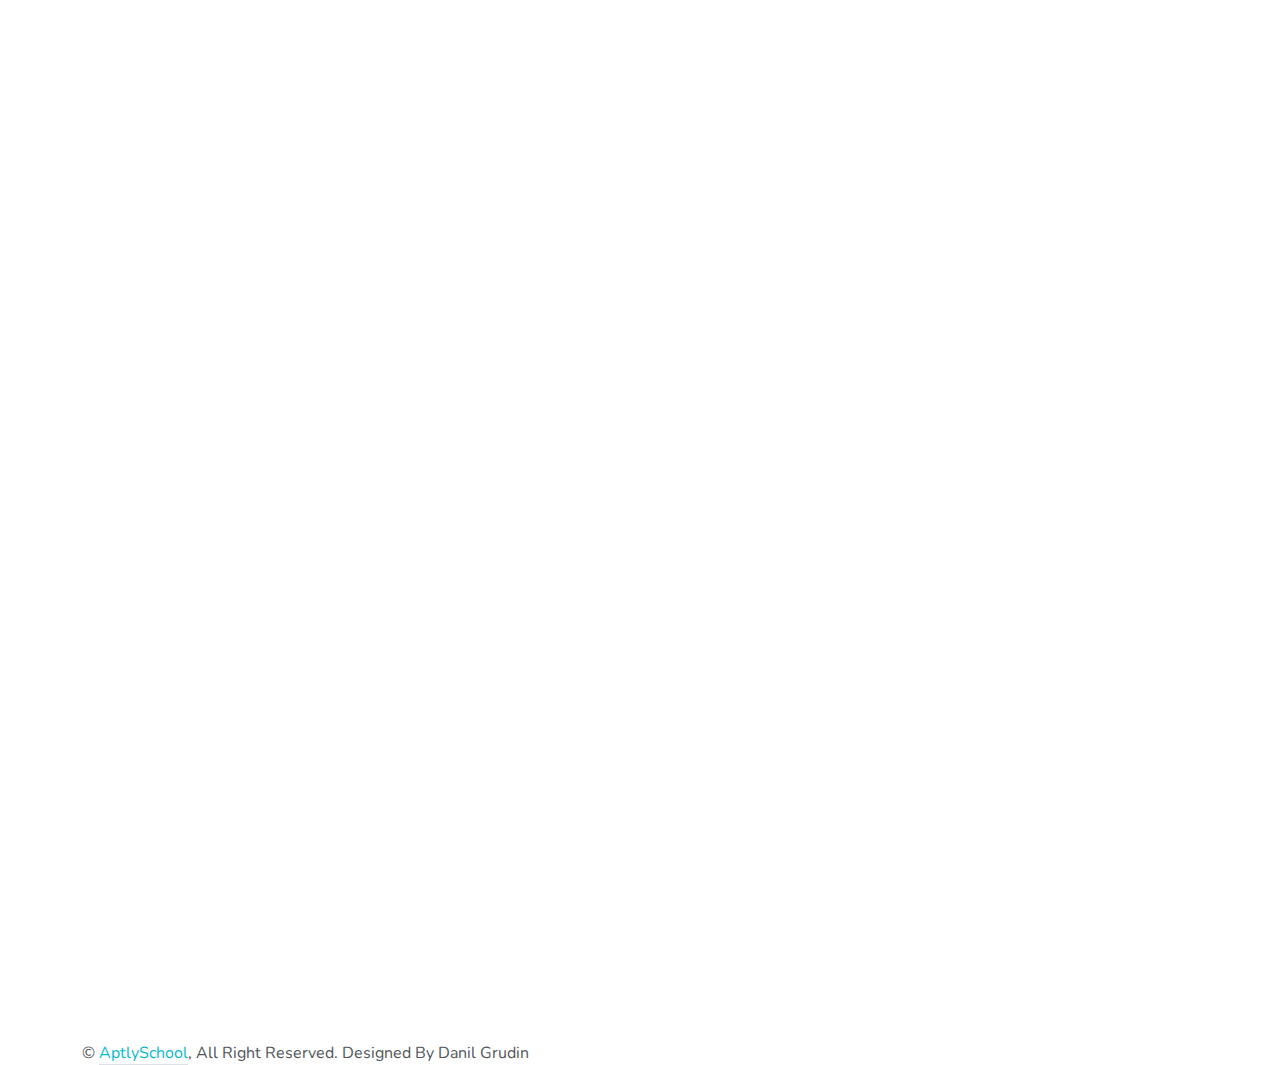
<file: about.html>
<!DOCTYPE html>
<html lang="en">

<head>
    <meta charset="utf-8">
    <title>AptlySchool</title>
    <meta content="width=device-width, initial-scale=1.0" name="viewport">
    <meta content="" name="keywords">
    <meta content="" name="description">

    <!-- Favicon -->
    <link rel="Shortcut Icon" href="/img/favicon.png">

    <!-- Google Web Fonts -->
    <link rel="preconnect" href="https://fonts.googleapis.com">
    <link rel="preconnect" href="https://fonts.gstatic.com" crossorigin>
    <link href="https://fonts.googleapis.com/css2?family=Heebo:wght@400;500;600&family=Nunito:wght@600;700;800&display=swap" rel="stylesheet">

    <!-- Icon Font Stylesheet -->
    <link href="https://cdnjs.cloudflare.com/ajax/libs/font-awesome/5.10.0/css/all.min.css" rel="stylesheet">
    <link href="https://cdn.jsdelivr.net/npm/bootstrap-icons@1.4.1/font/bootstrap-icons.css" rel="stylesheet">

    <!-- Libraries Stylesheet -->
    <link href="lib/animate/animate.min.css" rel="stylesheet">
    <link href="lib/owlcarousel/assets/owl.carousel.min.css" rel="stylesheet">

    <!-- Customized Bootstrap Stylesheet -->
    <link href="css/bootstrap.min.css" rel="stylesheet">

    <!-- Template Stylesheet -->
    <link href="css/style.css" rel="stylesheet">
</head>

<body>
    <!-- Spinner Start -->
    <div id="spinner" class="show bg-white position-fixed translate-middle w-100 vh-100 top-50 start-50 d-flex align-items-center justify-content-center">
        <div class="spinner-border text-primary" style="width: 3rem; height: 3rem;" role="status">
            <span class="sr-only">Loading...</span>
        </div>
    </div>
    <!-- Spinner End -->


    <!-- Navbar Start -->
    <nav class="navbar navbar-expand-lg bg-white navbar-light shadow sticky-top p-0">
        <a href="index.html" class="navbar-brand d-flex align-items-center px-4 px-lg-5">
            <h2 class="m-0 text-primary"><i class="fa fa-book me-3"></i>AptlySchool</h2>
        </a>
        <button type="button" class="navbar-toggler me-4" data-bs-toggle="collapse" data-bs-target="#navbarCollapse">
            <span class="navbar-toggler-icon"></span>
        </button>
        <div class="collapse navbar-collapse" id="navbarCollapse">
            <div class="navbar-nav ms-auto p-4 p-lg-0">
                <a href="index.html" class="nav-item nav-link active">Головна сторінка</a>
                <a href="about.html" class="nav-item nav-link">Про нас</a>
                <a href="courses.html" class="nav-item nav-link">Курси</a>
                <div class="nav-item dropdown">
                    <a href="#" class="nav-link dropdown-toggle" data-bs-toggle="dropdown">Сторінки</a>
                    <div class="dropdown-menu fade-down m-0">
                        <a href="teamM.html" class="dropdown-item">Вчителі з Математики</a>
                        <a href="teamA.html" class="dropdown-item">Вчителі з Англійської мови</a>
                        <a href="testimonial.html" class="dropdown-item">Відгуки</a>
                    </div>
                </div>
                <!-- <a href="contact.html" class="nav-item nav-link">Контакнта інформація</a> -->
            </div>
            <a href="" class="btn btn-primary py-4 px-lg-5 d-none d-lg-block">Приєднуйся зараз<i class="fa fa-arrow-right ms-3"></i></a>
        </div>
    </nav>
    <!-- Navbar End -->


    <!-- Header Start -->
    <div class="container-fluid bg-primary py-5 mb-5 page-header">
        <div class="container py-5">
            <div class="row justify-content-center">
                <div class="col-lg-10 text-center">
                    <h1 class="display-3 text-white animated slideInDown">Про нас</h1>
                    <nav aria-label="breadcrumb">
                        <ol class="breadcrumb justify-content-center">
                            <li class="breadcrumb-item"><a class="text-white" href="#">Головна сторінка</a></li>
                            <li class="breadcrumb-item"><a class="text-white" href="#">Сторінки</a></li>
                            <li class="breadcrumb-item text-white active" aria-current="page">Про нас</li>
                        </ol>
                    </nav>
                </div>
            </div>
        </div>
    </div>
    <!-- Header End -->


    <!-- Service Start -->
    <div class="container-xxl py-5">
        <div class="container">
            <div class="row g-4">
                <div class="col-lg-3 col-sm-6 wow fadeInUp" data-wow-delay="0.1s">
                    <div class="service-item text-center pt-3">
                        <div class="p-4">
                            <i class="fa fa-3x fa-graduation-cap text-primary mb-4"></i>
                            <h5 class="mb-3">Кваліфіковані вчителі</h5>
                            <p>На AptlySchool ми маємо відмінну команду досвідчених викладачів, які пристрасно викладають математику та англійську мову. Наші викладачі - це професіонали з великим досвідом роботи з учнями будь-якого рівня підготовки. Вони допоможуть вам засвоїти складні концепції та досягти ваших навчальних цілей, забезпечуючи особистий підхід та індивідуальну увагу кожному учневі.</p>
                        </div>
                    </div>
                </div>
                <div class="col-lg-3 col-sm-6 wow fadeInUp" data-wow-delay="0.3s">
                    <div class="service-item text-center pt-3">
                        <div class="p-4">
                            <i class="fa fa-3x fa-globe text-primary mb-4"></i>
                            <h5 class="mb-3">Індивідуальні заняття</h5>
                            <p>Індивідуальні онлайн заняття на AptlySchool - це унікальна можливість отримати персоналізоване навчання, яке відповідає вашим потребам та темпу вивчення. Заняття відбуваються один до одного з досвідченим викладачем, що забезпечує максимальну увагу до кожного учня. Це дає можливість ефективно зосередитись на ваших найбільших потребах та досягти кращих результатів у навчанні.</p>
                        </div>
                    </div>
                </div>
                <div class="col-lg-3 col-sm-6 wow fadeInUp" data-wow-delay="0.5s">
                    <div class="service-item text-center pt-3">
                        <div class="p-4">
                            <i class="fa fa-3x fa-home text-primary mb-4"></i>
                            <h5 class="mb-3">Гнучкий графік</h5>
                            <p>
                                На AptlySchool ми пропонуємо гнучкий графік занять, який відповідає вашому розкладу та ритму життя. Виберіть зручний для вас час і дату, і ми забезпечимо заняття відповідно до вашого графіка. Це дозволяє зосередитися на навчанні без зайвого стресу та зручно поєднувати навчання з іншими справами у вашому житті.</p>
                        </div>
                    </div>
                </div>
                <div class="col-lg-3 col-sm-6 wow fadeInUp" data-wow-delay="0.7s">
                    <div class="service-item text-center pt-3">
                        <div class="p-4">
                            <i class="fa fa-3x fa-book-open text-primary mb-4"></i>
                            <h5 class="mb-3">Індивідуальний підхід до кожного учня</h5>
                            <p>Diam elitr kasd sed at elitr sed ipsum justo dolor sed clita amet diam</p>
                        </div>
                    </div>
                </div>
            </div>
        </div>
    </div>
    <!-- Service End -->


    <!-- About Start -->
    <div class="container-xxl py-5">
        <div class="container">
            <div class="row g-5">
                <div class="col-lg-6 wow fadeInUp" data-wow-delay="0.1s" style="min-height: 400px;">
                    <div class="position-relative h-100">
                        <img class="img-fluid position-absolute w-100 h-100" src="img/about.jpg" alt="" style="object-fit: cover;">
                    </div>
                </div>
                <div class="col-lg-6 wow fadeInUp" data-wow-delay="0.3s">
                    <h6 class="section-title bg-white text-start text-primary pe-3">Про нас</h6>
                    <h1 class="mb-4">AptlySchool</h1>
                    <p class="mb-4">Ласкаво просимо до AptlySchool - вашого вірного партнера у світі освіти! Ми є онлайн школою, що спеціалізується на вивченні математики та англійської мови, проте маємо амбіційні плани розширювати наш асортимент предметів навчання.

                        Наша особливість полягає в індивідуальному та груповому навчанні, де ми пропонуємо найефективніші методики та підходи до навчання. Ми прагнемо надати учням максимально комфортну та продуктивну навчальну атмосферу.</p>
                    <p class="mb-4">У AptlySchool ми віримо в потужну комбінацію якісного викладання та індивідуального підходу до кожного учня. Наші висококваліфіковані викладачі допоможуть вам не лише засвоїти матеріал, але й розвинути критичне мислення, аналітичні навички та зростити впевненість у своїх здібностях.

                        Приєднуйтесь до AptlySchool сьогодні та розпочніть свій шлях до успіху! Перше заняття у нас - безкоштовно, а гнучкий графік дозволяє зручно обирати часи занять. Крім того, у вас є можливість обрати викладача із нашого розширеного списку, щоб знайти ідеального наставника для ваших потреб.
                        
                        Розпочніть ваше освітнє подорож разом з AptlySchool - де кожен учень заслуговує на найкраще!</p>
                    <div class="row gy-2 gx-4 mb-4">
                        <div class="col-sm-6">
                            <p class="mb-0"><i class="fa fa-arrow-right text-primary me-2"></i>Кращі вчителі</p>
                        </div>
                        <div class="col-sm-6">
                            <p class="mb-0"><i class="fa fa-arrow-right text-primary me-2"></i>Онлайн клси</p>
                        </div>
                        <!-- <div class="col-sm-6">
                            <p class="mb-0"><i class="fa fa-arrow-right text-primary me-2"></i>International Certificate</p>
                        </div> -->
                        <div class="col-sm-6">
                            <p class="mb-0"><i class="fa fa-arrow-right text-primary me-2"></i>Кращі вчителі</p>
                        </div>
                        <div class="col-sm-6">
                            <p class="mb-0"><i class="fa fa-arrow-right text-primary me-2"></i>Онлайн класи</p>
                        </div>
                        <!-- <div class="col-sm-6">
                            <p class="mb-0"><i class="fa fa-arrow-right text-primary me-2"></i>International Certificate</p>
                        </div> -->
                    </div>
                    <a class="btn btn-primary py-3 px-5 mt-2" href="">Читати ще</a>
                </div>
            </div>
        </div>
    </div>
    <!-- About End -->


    <!-- Team Start -->
    <div class="container-xxl py-5">
        <div class="container">
            <div class="text-center wow fadeInUp" data-wow-delay="0.1s">
                <h6 class="section-title bg-white text-center text-primary px-3">Викладачі</h6>
                <h1 class="mb-5">Найкращі репетитори</h1>
            </div>
            <div class="row g-4">
                <div class="col-lg-3 col-md-6 wow fadeInUp" data-wow-delay="0.1s">
                    <div class="team-item bg-light">
                        <div class="overflow-hidden">
                            <img class="img-fluid" src="img/team/Nazar.jpg" alt="">
                        </div>
                        <div class="position-relative d-flex justify-content-center" style="margin-top: -23px;">
                            <div class="bg-light d-flex justify-content-center pt-2 px-1">
                                <a target="_blank" class="btn btn-sm-square btn-primary mx-1" href=""><i class="fab fa-facebook-f"></i></a>
                                <a target="_blank" class="btn btn-sm-square btn-primary mx-1" href="https://t.me/Nazarchekf"><i class="fab fa-telegram"></i></a>
                                <a target="_blank" class="btn btn-sm-square btn-primary mx-1" href="https://www.instagram.com/nazarchek__?igsh=bWd0dGN6Nm5ta3I2"><i class="fab fa-instagram"></i></a>
                            </div>
                        </div>
                        <div class="text-center p-4">
                            <h5 class="mb-0">Назар</h5>
                            <small>Матемитика</small>
                            <div class="mb-3">
                                <small class="fa fa-star text-primary"></small>
                                <small class="fa fa-star text-primary"></small>
                                <small class="fa fa-star text-primary"></small>
                                <small class="fa fa-star text-primary"></small>
                                <small class="fa fa-star text-primary"></small>
                                <small>(123)</small>
                            </div>
                        </div>
                    </div>
                </div>
                <div class="col-lg-3 col-md-6 wow fadeInUp" data-wow-delay="0.3s">
                    <div class="team-item bg-light">
                        <div class="overflow-hidden">
                            <img class="img-fluid" src="img/team/Sonia.png" alt="">
                        </div>
                        <div class="position-relative d-flex justify-content-center" style="margin-top: -23px;">
                            <div class="bg-light d-flex justify-content-center pt-2 px-1">
                                <a target="_blank" class="btn btn-sm-square btn-primary mx-1" href=""><i class="fab fa-facebook-f"></i></a>
                                <a target="_blank" class="btn btn-sm-square btn-primary mx-1" href="https://t.me/Nazarchekf"><i class="fab fa-telegram"></i></a>
                                <a target="_blank" class="btn btn-sm-square btn-primary mx-1" href="https://www.instagram.com/nazarchek__?igsh=bWd0dGN6Nm5ta3I2"><i class="fab fa-instagram"></i></a>
                            </div>
                        </div>
                        <div class="text-center p-4">
                            <h5 class="mb-0">Софія</h5>
                            <small>Матемитика</small>
                            <div class="mb-3">
                                <small class="fa fa-star text-primary"></small>
                                <small class="fa fa-star text-primary"></small>
                                <small class="fa fa-star text-primary"></small>
                                <small class="fa fa-star text-primary"></small>
                                <small class="fa fa-star text-primary"></small>
                                <small>(123)</small>
                            </div>
                        </div>
                    </div>
                </div>
                <div class="col-lg-3 col-md-6 wow fadeInUp" data-wow-delay="0.5s">
                    <div class="team-item bg-light">
                        <div class="overflow-hidden">
                            <img class="img-fluid" src="img/team/andrew_b.jpg" alt="">
                        </div>
                        <div class="position-relative d-flex justify-content-center" style="margin-top: -23px;">
                            <div class="bg-light d-flex justify-content-center pt-2 px-1">
                                <a target="_blank" class="btn btn-sm-square btn-primary mx-1" href=""><i class="fab fa-facebook-f"></i></a>
                                <a target="_blank" class="btn btn-sm-square btn-primary mx-1" href="https://t.me/Nazarchekf"><i class="fab fa-telegram"></i></a>
                                <a target="_blank" class="btn btn-sm-square btn-primary mx-1" href="https://www.instagram.com/nazarchek__?igsh=bWd0dGN6Nm5ta3I2"><i class="fab fa-instagram"></i></a>
                            </div>
                        </div>
                        <div class="text-center p-4">
                            <h5 class="mb-0">Андрій</h5>
                            <small>Матемитика</small>
                            <div class="mb-3">
                                <small class="fa fa-star text-primary"></small>
                                <small class="fa fa-star text-primary"></small>
                                <small class="fa fa-star text-primary"></small>
                                <small class="fa fa-star text-primary"></small>
                                <small class="fa fa-star text-primary"></small>
                                <small>(123)</small>
                            </div>
                        </div>
                    </div>
                </div>
                <div class="col-lg-3 col-md-6 wow fadeInUp" data-wow-delay="0.7s">
                    <div class="team-item bg-light">
                        <div class="overflow-hidden">
                            <img class="img-fluid" src="img/team/Dima2.png" alt="">
                        </div>
                        <div class="position-relative d-flex justify-content-center" style="margin-top: -23px;">
                            <div class="bg-light d-flex justify-content-center pt-2 px-1">
                                <a target="_blank" class="btn btn-sm-square btn-primary mx-1" href=""><i class="fab fa-facebook-f"></i></a>
                                <a target="_blank" class="btn btn-sm-square btn-primary mx-1" href="https://t.me/Nazarchekf"><i class="fab fa-telegram"></i></a>
                                <a target="_blank" class="btn btn-sm-square btn-primary mx-1" href="https://www.instagram.com/nazarchek__?igsh=bWd0dGN6Nm5ta3I2"><i class="fab fa-instagram"></i></a>
                            </div>
                        </div>
                        <div class="text-center p-4">
                            <h5 class="mb-0">Дмитро</h5>
                            <small>Англійська</small>
                            <div class="mb-3">
                                <small class="fa fa-star text-primary"></small>
                                <small class="fa fa-star text-primary"></small>
                                <small class="fa fa-star text-primary"></small>
                                <small class="fa fa-star text-primary"></small>
                                <small class="fa fa-star text-primary"></small>
                                <small>(13)</small>
                            </div>
                        </div>
                    </div>
                </div>
            </div>
        </div>
    </div>
    <!-- Team End -->
        

    <!-- Footer Start -->
    <div class="container-fluid bg-dark text-light footer pt-5 mt-5 wow fadeIn" data-wow-delay="0.1s">
        <div class="container py-5">
            <div class="row g-5">
                <div class="col-lg-3 col-md-6">
                    <h4 class="text-white mb-3">Швидка інформація</h4>
                    <a class="btn btn-link" href="">Про нас</a>
                    <a class="btn btn-link" href="">Контактна інформація</a>
                    <!-- <a class="btn btn-link" href="">Privacy Policy</a> -->
                    <!-- <a class="btn btn-link" href="">Terms & Condition</a>
                    <a class="btn btn-link" href="">FAQs & Help</a> -->
                </div>
                <div class="col-lg-3 col-md-6">
                    <h4 class="text-white mb-3">Контактна інформація</h4>
                    <p class="mb-2"><i class="fa fa-map-marker-alt me-3"></i>Київ, Україна</p>
                    <p class="mb-2"><i class="fa fa-phone-alt me-3"></i>+380ххххххх</p>
                    <p class="mb-2"><i class="fa fa-envelope me-3"></i>xxxxxxxxxxxx@gmail.com</p>
                    <div class="d-flex pt-2">
                        <a target="_blank" class="btn btn-outline-light btn-social" href="https://t.me/Nazarchekf"><i class="fab fa-telegram"></i></a>
                        <a target="_blank" class="btn btn-outline-light btn-social" href=""><i class="fab fa-facebook-f"></i></a>
                        <a target="_blank" class="btn btn-outline-light btn-social" href=""><i class="fab fa-youtube"></i></a>
                        <a target="_blank" class="btn btn-outline-light btn-social" href=""><i class="fab fa-instagram"></i></a>
                    </div>
                </div>
                </div>
                <!-- <div class="col-lg-3 col-md-6">
                    <h4 class="text-white mb-3">Newsletter</h4>
                    <p>Dolor amet sit justo amet elitr clita ipsum elitr est.</p>
                    <div class="position-relative mx-auto" style="max-width: 400px;">
                        <input class="form-control border-0 w-100 py-3 ps-4 pe-5" type="text" placeholder="Your email">
                        <button type="button" class="btn btn-primary py-2 position-absolute top-0 end-0 mt-2 me-2">SignUp</button>
                    </div>
                </div> -->
            </div>
        </div>
        <div class="container">
            <div class="copyright">
                <div class="row">
                    <div class="col-md-6 text-center text-md-start mb-3 mb-md-0">
                        &copy; <a class="border-bottom" href="#">AptlySchool</a>, All Right Reserved.

                        <!--/*** This template is free as long as you keep the footer author’s credit link/attribution link/backlink. If you'd like to use the template without the footer author’s credit link/attribution link/backlink, you can purchase the Credit Removal License from "https://htmlcodex.com/credit-removal". Thank you for your support. ***/-->
                        Designed By Danil Grudin<a class="border-bottom" href=""></a>
                    </div>
                    <div class="col-md-6 text-center text-md-end">
                        <!-- <div class="footer-menu">
                            <a href="">Home</a>
                            <a href="">Cookies</a>
                            <a href="">Help</a>
                            <a href="">FQAs</a>
                        </div> -->
                    </div>
                </div>
            </div>
        </div>
    </div>
    <!-- Footer End -->


    <!-- Back to Top -->
    <a href="#" class="btn btn-lg btn-primary btn-lg-square back-to-top"><i class="bi bi-arrow-up"></i></a>


    <!-- JavaScript Libraries -->
    <script src="https://code.jquery.com/jquery-3.4.1.min.js"></script>
    <script src="https://cdn.jsdelivr.net/npm/bootstrap@5.0.0/dist/js/bootstrap.bundle.min.js"></script>
    <script src="lib/wow/wow.min.js"></script>
    <script src="lib/easing/easing.min.js"></script>
    <script src="lib/waypoints/waypoints.min.js"></script>
    <script src="lib/owlcarousel/owl.carousel.min.js"></script>

    <!-- Template Javascript -->
    <script src="js/main.js"></script>
</body>

</html>
</file>
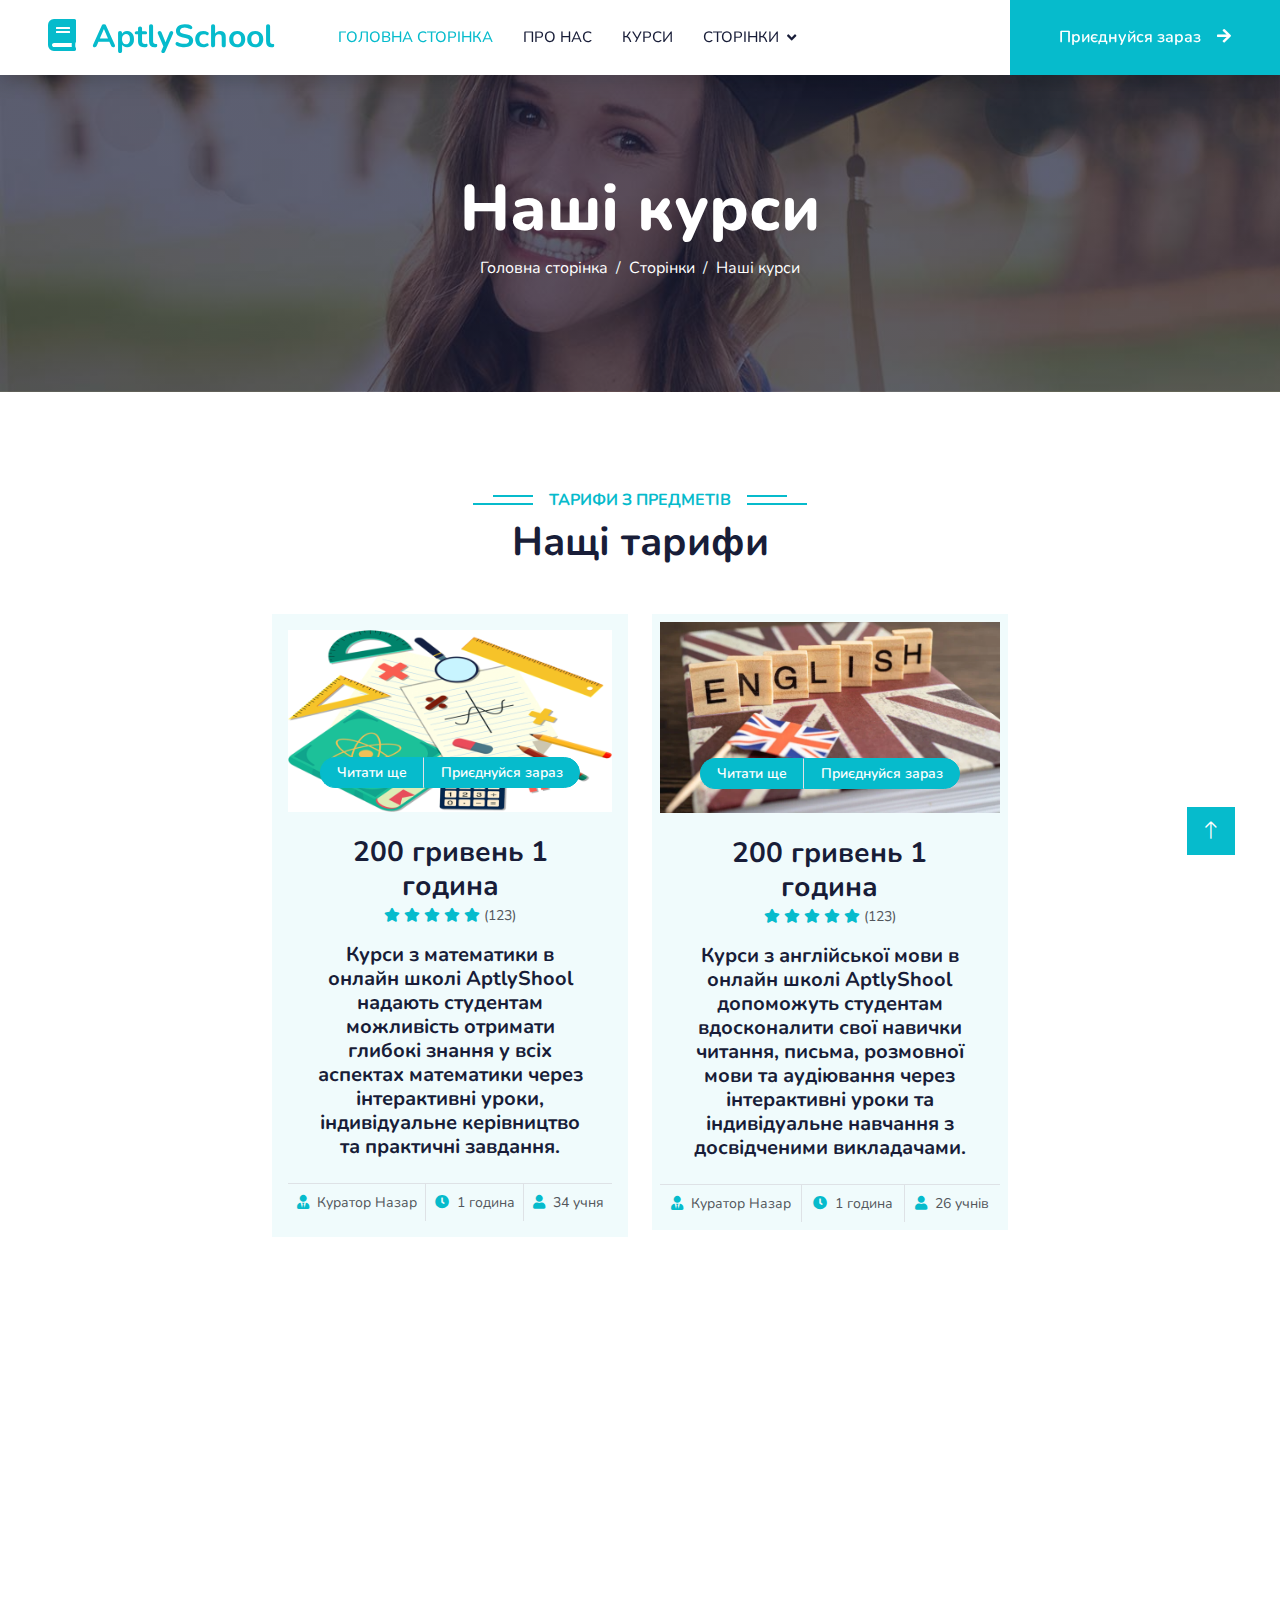
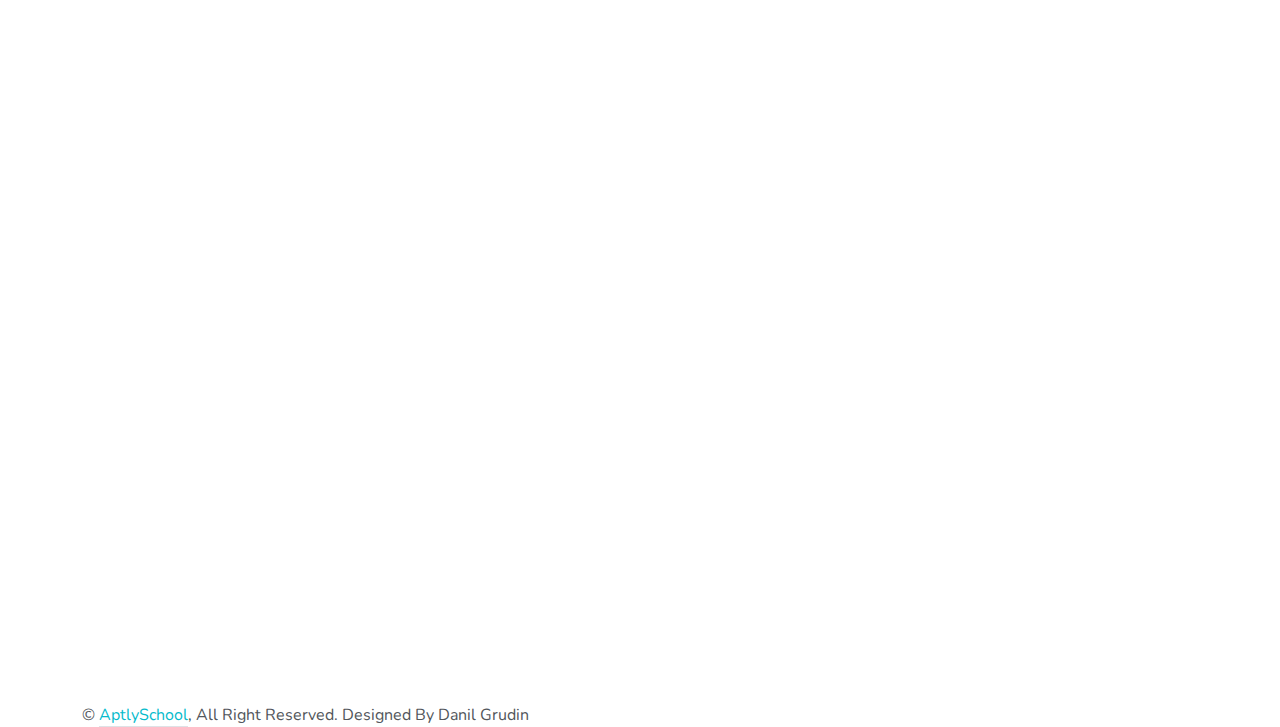
<file: courses.html>
<!DOCTYPE html>
<html lang="en">

<head>
    <meta charset="utf-8">
    <title>AptlySchool</title>
    <meta content="width=device-width, initial-scale=1.0" name="viewport">
    <meta content="" name="keywords">
    <meta content="" name="description">

    <!-- Favicon -->
    <link rel="Shortcut Icon" href="/img/favicon.png">

    <!-- Google Web Fonts -->
    <link rel="preconnect" href="https://fonts.googleapis.com">
    <link rel="preconnect" href="https://fonts.gstatic.com" crossorigin>
    <link href="https://fonts.googleapis.com/css2?family=Heebo:wght@400;500;600&family=Nunito:wght@600;700;800&display=swap" rel="stylesheet">

    <!-- Icon Font Stylesheet -->
    <link href="https://cdnjs.cloudflare.com/ajax/libs/font-awesome/5.10.0/css/all.min.css" rel="stylesheet">
    <link href="https://cdn.jsdelivr.net/npm/bootstrap-icons@1.4.1/font/bootstrap-icons.css" rel="stylesheet">

    <!-- Libraries Stylesheet -->
    <link href="lib/animate/animate.min.css" rel="stylesheet">
    <link href="lib/owlcarousel/assets/owl.carousel.min.css" rel="stylesheet">

    <!-- Customized Bootstrap Stylesheet -->
    <link href="css/bootstrap.min.css" rel="stylesheet">

    <!-- Template Stylesheet -->
    <link href="css/style.css" rel="stylesheet">
</head>

<body>
    <!-- Spinner Start -->
    <div id="spinner" class="show bg-white position-fixed translate-middle w-100 vh-100 top-50 start-50 d-flex align-items-center justify-content-center">
        <div class="spinner-border text-primary" style="width: 3rem; height: 3rem;" role="status">
            <span class="sr-only">Loading...</span>
        </div>
    </div>
    <!-- Spinner End -->


    <!-- Navbar Start -->
    <nav class="navbar navbar-expand-lg bg-white navbar-light shadow sticky-top p-0">
        <a href="index.html" class="navbar-brand d-flex align-items-center px-4 px-lg-5">
            <h2 class="m-0 text-primary"><i class="fa fa-book me-3"></i>AptlySchool</h2>
        </a>
        <button type="button" class="navbar-toggler me-4" data-bs-toggle="collapse" data-bs-target="#navbarCollapse">
            <span class="navbar-toggler-icon"></span>
        </button>
        <div class="collapse navbar-collapse" id="navbarCollapse">
            <div class="navbar-nav ms-auto p-4 p-lg-0">
                <a href="index.html" class="nav-item nav-link active">Головна сторінка</a>
                <a href="about.html" class="nav-item nav-link">Про нас</a>
                <a href="courses.html" class="nav-item nav-link">Курси</a>
                <div class="nav-item dropdown">
                    <a href="#" class="nav-link dropdown-toggle" data-bs-toggle="dropdown">Сторінки</a>
                    <div class="dropdown-menu fade-down m-0">
                        <a href="teamM.html" class="dropdown-item">Вчителі з Математики</a>
                        <a href="teamA.html" class="dropdown-item">Вчителі з Англійської мови</a>
                        <a href="testimonial.html" class="dropdown-item">Відгуки</a>
                    </div>
                </div>
                <!-- <a href="contact.html" class="nav-item nav-link">Контакнта інформація</a> -->
            </div>
            <a href="" class="btn btn-primary py-4 px-lg-5 d-none d-lg-block">Приєднуйся зараз<i class="fa fa-arrow-right ms-3"></i></a>
        </div>
    </nav>
    <!-- Navbar End -->


    <!-- Header Start -->
    <div class="container-fluid bg-primary py-5 mb-5 page-header">
        <div class="container py-5">
            <div class="row justify-content-center">
                <div class="col-lg-10 text-center">
                    <h1 class="display-3 text-white animated slideInDown">Наші курси</h1>
                    <nav aria-label="breadcrumb">
                        <ol class="breadcrumb justify-content-center">
                            <li class="breadcrumb-item"><a class="text-white" href="#">Головна сторінка</a></li>
                            <li class="breadcrumb-item"><a class="text-white" href="#">Сторінки</a></li>
                            <li class="breadcrumb-item text-white active" aria-current="page">Наші курси</li>
                        </ol>
                    </nav>
                </div>
            </div>
        </div>
    </div>
    <!-- Header End -->


    <!-- Categories Start -->
    <!-- <div class="container-xxl py-5 category">
        <div class="container">
            <div class="text-center wow fadeInUp" data-wow-delay="0.1s">
                <h6 class="section-title bg-white text-center text-primary px-3">Categories</h6>
                <h1 class="mb-5">Courses Categories</h1>
            </div>
            <div class="row g-3">
                <div class="col-lg-7 col-md-6">
                    <div class="row g-3">
                        <div class="col-lg-12 col-md-12 wow zoomIn" data-wow-delay="0.1s">
                            <a class="position-relative d-block overflow-hidden" href="">
                                <img class="img-fluid" src="img/cat-1.jpg" alt="">
                                <div class="bg-white text-center position-absolute bottom-0 end-0 py-2 px-3" style="margin: 1px;">
                                    <h5 class="m-0">Web Design</h5>
                                    <small class="text-primary">49 Courses</small>
                                </div>
                            </a>
                        </div>
                        <div class="col-lg-6 col-md-12 wow zoomIn" data-wow-delay="0.3s">
                            <a class="position-relative d-block overflow-hidden" href="">
                                <img class="img-fluid" src="img/cat-2.jpg" alt="">
                                <div class="bg-white text-center position-absolute bottom-0 end-0 py-2 px-3" style="margin: 1px;">
                                    <h5 class="m-0">Graphic Design</h5>
                                    <small class="text-primary">49 Courses</small>
                                </div>
                            </a>
                        </div>
                        <div class="col-lg-6 col-md-12 wow zoomIn" data-wow-delay="0.5s">
                            <a class="position-relative d-block overflow-hidden" href="">
                                <img class="img-fluid" src="img/cat-3.jpg" alt="">
                                <div class="bg-white text-center position-absolute bottom-0 end-0 py-2 px-3" style="margin: 1px;">
                                    <h5 class="m-0">Video Editing</h5>
                                    <small class="text-primary">49 Courses</small>
                                </div>
                            </a>
                        </div>
                    </div>
                </div>
                <div class="col-lg-5 col-md-6 wow zoomIn" data-wow-delay="0.7s" style="min-height: 350px;">
                    <a class="position-relative d-block h-100 overflow-hidden" href="">
                        <img class="img-fluid position-absolute w-100 h-100" src="img/cat-4.jpg" alt="" style="object-fit: cover;">
                        <div class="bg-white text-center position-absolute bottom-0 end-0 py-2 px-3" style="margin:  1px;">
                            <h5 class="m-0">Online Marketing</h5>
                            <small class="text-primary">49 Courses</small>
                        </div>
                    </a>
                </div>
            </div>
        </div>
    </div> -->
    <!-- Categories Start -->


    <!-- Courses Start -->
    <div class="container-xxl py-5">
        <div class="container">
            <div class="text-center wow fadeInUp" data-wow-delay="0.1s">
                <h6 class="section-title bg-white text-center text-primary px-3">Тарифи з предметів</h6>
                <h1 class="mb-5">Нащі тарифи</h1>
            </div>
            <div class="row g-4 justify-content-center">
                <div class="col-lg-4 col-md-6 wow fadeInUp" data-wow-delay="0.1s">
                    <div class="course-item bg-light p-3">
                        <div class="position-relative overflow-hidden">
                            <img class="img-fluid" src="img/math (2).jpg" alt="">
                            <div class="w-100 d-flex justify-content-center position-absolute bottom-0 start-0 mb-4">
                                <a href="#" class="flex-shrink-0 btn btn-sm btn-primary px-3 border-end" style="border-radius: 30px 0 0 30px;">Читати ще</a>
                                <a href="#" class="flex-shrink-0 btn btn-sm btn-primary px-3" style="border-radius: 0 30px 30px 0;">Приєднуйся зараз</a>
                            </div>
                        </div>
                        <div class="text-center p-4 pb-0">
                            <h3 class="mb-0">200 гривень 1 година</h3>
                            <div class="mb-3">
                                <small class="fa fa-star text-primary"></small>
                                <small class="fa fa-star text-primary"></small>
                                <small class="fa fa-star text-primary"></small>
                                <small class="fa fa-star text-primary"></small>
                                <small class="fa fa-star text-primary"></small>
                                <small>(123)</small>
                            </div>
                            <h5 class="mb-4">Курси з математики в онлайн школі AptlyShool надають студентам можливість отримати глибокі знання у всіх аспектах математики через інтерактивні уроки, індивідуальне керівництво та практичні завдання.</h5>
                        </div>
                        <div class="d-flex border-top">
                            <small class="flex-fill text-center border-end py-2"><i class="fa fa-user-tie text-primary me-2"></i>Куратор Назар</small>
                            <small class="flex-fill text-center border-end py-2"><i class="fa fa-clock text-primary me-2"></i>1 година</small>
                            <small class="flex-fill text-center py-2"><i class="fa fa-user text-primary me-2"></i>34 учня</small>
                        </div>
                    </div>
                </div>
                <div class="col-lg-4 col-md-6 wow fadeInUp" data-wow-delay="0.3s">
                    <div class="course-item bg-light p-2">
                        <div class="position-relative overflow-hidden">
                            <img class="img-fluid" src="img/anglijska-mova.png" alt="">
                            <div class="w-100 d-flex justify-content-center position-absolute bottom-0 start-0 mb-4">
                                <a href="#" class="flex-shrink-0 btn btn-sm btn-primary px-3 border-end" style="border-radius: 30px 0 0 30px;">Читати ще</a>
                                <a href="#" class="flex-shrink-0 btn btn-sm btn-primary px-3" style="border-radius: 0 30px 30px 0;">Приєднуйся зараз</a>
                            </div>
                        </div>
                        <div class="text-center p-4 pb-0">
                            <h3 class="mb-0">200 гривень 1 година</h3>
                            <div class="mb-3">
                                <small class="fa fa-star text-primary"></small>
                                <small class="fa fa-star text-primary"></small>
                                <small class="fa fa-star text-primary"></small>
                                <small class="fa fa-star text-primary"></small>
                                <small class="fa fa-star text-primary"></small>
                                <small>(123)</small>
                            </div>
                            <h5 class="mb-4">
                                Курси з англійської мови в онлайн школі AptlyShool допоможуть студентам вдосконалити свої навички читання, письма, розмовної мови та аудіювання через інтерактивні уроки та індивідуальне навчання з досвідченими викладачами.
                                
                                
                                
                                
                                
                                </h5>
                        </div>
                        <div class="d-flex border-top">
                            <small class="flex-fill text-center border-end py-2"><i class="fa fa-user-tie text-primary me-2"></i>Куратор Назар</small>
                            <small class="flex-fill text-center border-end py-2"><i class="fa fa-clock text-primary me-2"></i>1 година</small>
                            <small class="flex-fill text-center py-2"><i class="fa fa-user text-primary me-2"></i>26 учнів</small>
                        </div>
                    </div>
                </div>
                <!-- <div class="col-lg-4 col-md-6 wow fadeInUp" data-wow-delay="0.5s">
                    <div class="course-item bg-light">
                        <div class="position-relative overflow-hidden">
                            <img class="img-fluid" src="img/course-3.jpg" alt="">
                            <div class="w-100 d-flex justify-content-center position-absolute bottom-0 start-0 mb-4">
                                <a href="#" class="flex-shrink-0 btn btn-sm btn-primary px-3 border-end" style="border-radius: 30px 0 0 30px;">Читати ще</a>
                                <a href="#" class="flex-shrink-0 btn btn-sm btn-primary px-3" style="border-radius: 0 30px 30px 0;">Приєднуйся зараз</a>
                            </div>
                        </div>
                        <div class="text-center p-4 pb-0">
                            <h3 class="mb-0">$</h3>
                            <div class="mb-3">
                                <small class="fa fa-star text-primary"></small>
                                <small class="fa fa-star text-primary"></small>
                                <small class="fa fa-star text-primary"></small>
                                <small class="fa fa-star text-primary"></small>
                                <small class="fa fa-star text-primary"></small>
                                <small>(123)</small>
                            </div>
                            <h5 class="mb-4">Lorem ipsum, dolor sit amet consectetur adipisicing elit. Eius placeat assumenda aperiam unde est, molestias maiores vero, consectetur quibusdam modi culpa dolore excepturi nulla quos consequatur cumque amet quidem inventore.</h5>
                        </div>
                        <div class="d-flex border-top">
                            <small class="flex-fill text-center border-end py-2"><i class="fa fa-user-tie text-primary me-2"></i>Назар</small>
                            <small class="flex-fill text-center border-end py-2"><i class="fa fa-clock text-primary me-2"></i>1.30 години</small>
                            <small class="flex-fill text-center py-2"><i class="fa fa-user text-primary me-2"></i>1 учень</small>
                        </div>
                    </div> -->
                </div>
            </div>
        </div>
    </div>
    <!-- Courses End -->


    <!-- Testimonial Start -->
    <div class="container-xxl py-5 wow fadeInUp" data-wow-delay="0.1s">
        <div class="container">
            <div class="text-center">
                <h6 class="section-title bg-white text-center text-primary px-3">Відгуки</h6>
                <h1 class="mb-5">Відгуки нащіх учнів</h1>
            </div>
            <div class="owl-carousel testimonial-carousel position-relative">
                <div class="testimonial-item text-center">
                    <img class="border rounded-circle p-2 mx-auto mb-3" src="img/testimonial-1.jpg" style="width: 80px; height: 80px;">
                    <h5 class="mb-0">Client Name</h5>
                    <p>Profession</p>
                    <div class="testimonial-text bg-light text-center p-4">
                    <p class="mb-0">Lorem ipsum dolor sit amet consectetur adipisicing elit. Fugiat ut enim tempore odio non omnis totam nesciunt quia modi aspernatur ratione earum repellendus eaque expedita vero, nisi voluptatem. Quaerat, et?</p>
                    </div>
                </div>
                <div class="testimonial-item text-center">
                    <img class="border rounded-circle p-2 mx-auto mb-3" src="img/testimonial-2.jpg" style="width: 80px; height: 80px;">
                    <h5 class="mb-0">Client Name</h5>
                    <p>Profession</p>
                    <div class="testimonial-text bg-light text-center p-4">
                    <p class="mb-0">Lorem ipsum dolor sit amet consectetur adipisicing elit. Fugiat ut enim tempore odio non omnis totam nesciunt quia modi aspernatur ratione earum repellendus eaque expedita vero, nisi voluptatem. Quaerat, et?</p>
                    </div>
                </div>
                <div class="testimonial-item text-center">
                    <img class="border rounded-circle p-2 mx-auto mb-3" src="img/testimonial-3.jpg" style="width: 80px; height: 80px;">
                    <h5 class="mb-0">Client Name</h5>
                    <p>Profession</p>
                    <div class="testimonial-text bg-light text-center p-4">
                    <p class="mb-0">Lorem ipsum dolor sit amet consectetur adipisicing elit. Fugiat ut enim tempore odio non omnis totam nesciunt quia modi aspernatur ratione earum repellendus eaque expedita vero, nisi voluptatem. Quaerat, et?</p>
                    </div>
                </div>
                <div class="testimonial-item text-center">
                    <img class="border rounded-circle p-2 mx-auto mb-3" src="img/testimonial-4.jpg" style="width: 80px; height: 80px;">
                    <h5 class="mb-0">Client Name</h5>
                    <p>Profession</p>
                    <div class="testimonial-text bg-light text-center p-4">
                    <p class="mb-0">Lorem ipsum dolor sit amet consectetur adipisicing elit. Fugiat ut enim tempore odio non omnis totam nesciunt quia modi aspernatur ratione earum repellendus eaque expedita vero, nisi voluptatem. Quaerat, et?</p>
                    </div>
                </div>
            </div>
        </div>
    </div>
    <!-- Testimonial End -->
        

    <!-- Footer Start -->
    <div class="container-fluid bg-dark text-light footer pt-5 mt-5 wow fadeIn" data-wow-delay="0.1s">
        <div class="container py-5">
            <div class="row g-5">
                <div class="col-lg-3 col-md-6">
                    <h4 class="text-white mb-3">Швидка інформація</h4>
                    <a class="btn btn-link" href="">Про нас</a>
                    <a class="btn btn-link" href="">Контактна інформація</a>
                    <!-- <a class="btn btn-link" href="">Privacy Policy</a> -->
                    <!-- <a class="btn btn-link" href="">Terms & Condition</a>
                    <a class="btn btn-link" href="">FAQs & Help</a> -->
                </div>
                <div class="col-lg-3 col-md-6">
                    <h4 class="text-white mb-3">Контактна інформація</h4>
                    <p class="mb-2"><i class="fa fa-map-marker-alt me-3"></i>Київ, Україна</p>
                    <p class="mb-2"><i class="fa fa-phone-alt me-3"></i>+380ххххххх</p>
                    <p class="mb-2"><i class="fa fa-envelope me-3"></i>xxxxxxxxxxxx@gmail.com</p>
                    <div class="d-flex pt-2">
                        <a target="_blank" class="btn btn-outline-light btn-social" href="https://t.me/Nazarchekf"><i class="fab fa-telegram"></i></a>
                        <a target="_blank" class="btn btn-outline-light btn-social" href=""><i class="fab fa-facebook-f"></i></a>
                        <a target="_blank" class="btn btn-outline-light btn-social" href=""><i class="fab fa-youtube"></i></a>
                        <a target="_blank" class="btn btn-outline-light btn-social" href=""><i class="fab fa-instagram"></i></a>
                    </div>
                </div>
                </div>
                <!-- <div class="col-lg-3 col-md-6">
                    <h4 class="text-white mb-3">Newsletter</h4>
                    <p>Dolor amet sit justo amet elitr clita ipsum elitr est.</p>
                    <div class="position-relative mx-auto" style="max-width: 400px;">
                        <input class="form-control border-0 w-100 py-3 ps-4 pe-5" type="text" placeholder="Your email">
                        <button type="button" class="btn btn-primary py-2 position-absolute top-0 end-0 mt-2 me-2">SignUp</button>
                    </div>
                </div> -->
            </div>
        </div>
        <div class="container">
            <div class="copyright">
                <div class="row">
                    <div class="col-md-6 text-center text-md-start mb-3 mb-md-0">
                        &copy; <a class="border-bottom" href="#">AptlySchool</a>, All Right Reserved.

                        <!--/*** This template is free as long as you keep the footer author’s credit link/attribution link/backlink. If you'd like to use the template without the footer author’s credit link/attribution link/backlink, you can purchase the Credit Removal License from "https://htmlcodex.com/credit-removal". Thank you for your support. ***/-->
                        Designed By Danil Grudin<a class="border-bottom" href=""></a>
                    </div>
                    <div class="col-md-6 text-center text-md-end">
                        <!-- <div class="footer-menu">
                            <a href="">Home</a>
                            <a href="">Cookies</a>
                            <a href="">Help</a>
                            <a href="">FQAs</a>
                        </div> -->
                    </div>
                </div>
            </div>
        </div>
    </div>
    <!-- Footer End -->


    <!-- Back to Top -->
    <a href="#" class="btn btn-lg btn-primary btn-lg-square back-to-top"><i class="bi bi-arrow-up"></i></a>


    <!-- JavaScript Libraries -->
    <script src="https://code.jquery.com/jquery-3.4.1.min.js"></script>
    <script src="https://cdn.jsdelivr.net/npm/bootstrap@5.0.0/dist/js/bootstrap.bundle.min.js"></script>
    <script src="lib/wow/wow.min.js"></script>
    <script src="lib/easing/easing.min.js"></script>
    <script src="lib/waypoints/waypoints.min.js"></script>
    <script src="lib/owlcarousel/owl.carousel.min.js"></script>

    <!-- Template Javascript -->
    <script src="js/main.js"></script>
</body>

</html>
</file>
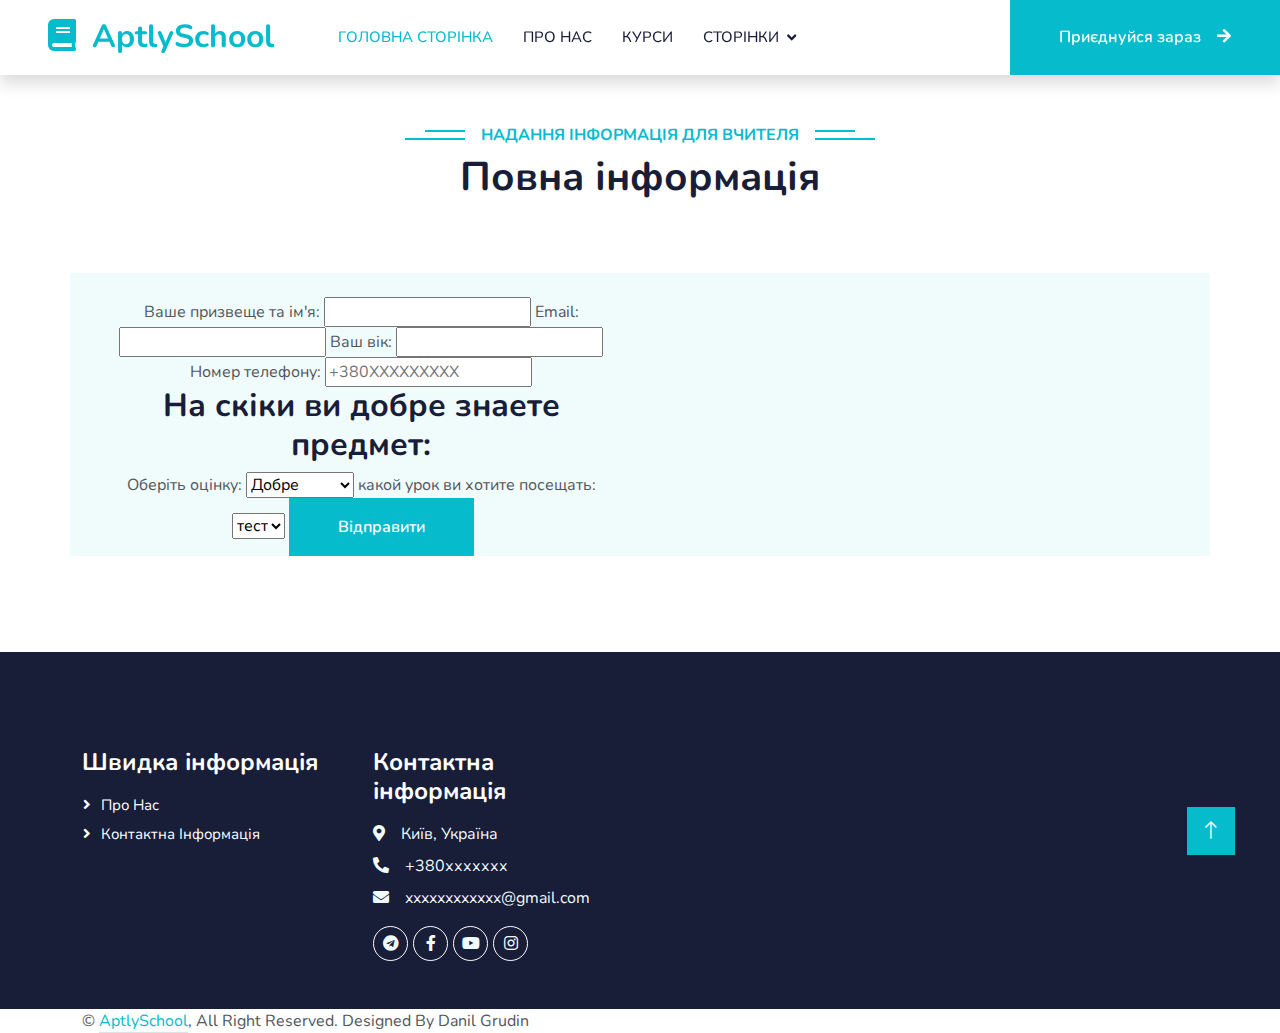
<file: info.html>
<!DOCTYPE html>
<html lang="en">

<head>
    <meta charset="utf-8">
    <title>AptlySchool</title>
    <meta content="width=device-width, initial-scale=1.0" name="viewport">
    <meta content="" name="keywords">
    <meta content="" name="description">

    <!-- Favicon -->
    <link rel="Shortcut Icon" href="/img/favicon.png">
    <!-- Google Web Fonts -->
    <link rel="preconnect" href="https://fonts.googleapis.com">
    <link rel="preconnect" href="https://fonts.gstatic.com" crossorigin>
    <link href="https://fonts.googleapis.com/css2?family=Heebo:wght@400;500;600&family=Nunito:wght@600;700;800&display=swap" rel="stylesheet">

    <!-- Icon Font Stylesheet -->
    <link href="https://cdnjs.cloudflare.com/ajax/libs/font-awesome/5.10.0/css/all.min.css" rel="stylesheet">
    <link href="https://cdn.jsdelivr.net/npm/bootstrap-icons@1.4.1/font/bootstrap-icons.css" rel="stylesheet">

    <!-- Libraries Stylesheet -->
    <link href="lib/animate/animate.min.css" rel="stylesheet">
    <link href="lib/owlcarousel/assets/owl.carousel.min.css" rel="stylesheet">

    <!-- Customized Bootstrap Stylesheet -->
    <link href="css/bootstrap.min.css" rel="stylesheet">

    <!-- Template Stylesheet -->
    <link href="css/style.css" rel="stylesheet">
</head>

<body>
        <!-- Navbar Start -->
        <nav class="navbar navbar-expand-lg bg-white navbar-light shadow sticky-top p-0">
            <a href="index.html" class="navbar-brand d-flex align-items-center px-4 px-lg-5">
                <h2 class="m-0 text-primary"><i class="fa fa-book me-3"></i>AptlySchool</h2>
            </a>
            <button type="button" class="navbar-toggler me-4" data-bs-toggle="collapse" data-bs-target="#navbarCollapse">
                <span class="navbar-toggler-icon"></span>
            </button>
            <div class="collapse navbar-collapse" id="navbarCollapse">
                <div class="navbar-nav ms-auto p-4 p-lg-0">
                    <a href="index.html" class="nav-item nav-link active">Головна сторінка</a>
                    <a href="about.html" class="nav-item nav-link">Про нас</a>
                    <a href="courses.html" class="nav-item nav-link">Курси</a>
                    <div class="nav-item dropdown">
                        <a href="#" class="nav-link dropdown-toggle" data-bs-toggle="dropdown">Сторінки</a>
                        <div class="dropdown-menu fade-down m-0">
                            <a href="teamM.html" class="dropdown-item">Вчителі з Математики</a>
                            <a href="teamA.html" class="dropdown-item">Вчителі з Англійської мови</a>
                            <a href="testimonial.html" class="dropdown-item">Відгуки</a>
                        </div>
                    </div>
                    <!-- <a href="contact.html" class="nav-item nav-link">Контакнта інформація</a> -->
                </div>
                <a href="" class="btn btn-primary py-4 px-lg-5 d-none d-lg-block">Приєднуйся зараз<i class="fa fa-arrow-right ms-3"></i></a>
            </div>
        </nav>
        <!-- Navbar End -->
        
        <!-- info -->
        
            <div class="container-xxl py-5">
                <div class="container">
                    <div class="text-center wow fadeInUp" data-wow-delay="0.1s">
                        <h6 class="section-title bg-white text-center text-primary px-3">Надання інформація для вчителя</h6>
                        <h1 class="mb-5">Повна інформація</h1>
                        <div class="row g-4 justify-content-center">
                            <div class="col-lg-4 col-md-6 wow fadeInUp" data-wow-delay="0.1s"></div>
                                <div class="course-item bg-light">
                                    <div class="position-relative overflow-hidden">
                                        <div class="col-lg-6 wow fadeInUp text-center p-4 pb-0" data-wow-delay="0.3s">
                                            <form action="info" method="post">
                                                <label for="имя">Ваше призвеще та ім'я:</label>
                                                <input type="text" id="name" name="name" required>
                                                <label for="email">Email:</label>
                                                <input type="email" id="email" name="email" required>
                                                <label for="uold">Ваш вік:</label>
                                                <input type="number" id="old" name="old" required>
                                                <label for="phone">Номер телефону:</label>
                                                <input type="tel" id="phone" name="phone" pattern="[0-9]{3}-[0-9]{2}-[0-9]{3}" placeholder="+380XXXXXXXXX" required>
                            
                                                <h2>На скіки ви добре знаете предмет:</h2>
                            
                                                <form action="test" method="post">
                                                <label for="оценка">Оберіть оцінку:</label>
                                                <select id="оценка" name="оценка" required>
                                                    <option value="отлично">Добре</option>
                                                    <option value="хорошо">Нормально</option>
                                                    <option value="плохо">Погано</option>
                                                </select>
                                                <form action="test" method="post">
                                                    <label for="оценка">какой урок ви хотите посещать:</label>
                                                    <select id="оценка" name="оценка" required>
                                                        <option value="отлично">тест</option>
                                                        <option value="хорошо">тест</option>
                                                        <option value="плохо">тест</option>
                                                    </select>
                                                <a href="" class="btn btn-primary py-md-3 px-md-5 me-3 ">Відправити</a>
                                            </div>
                                    </div>
                                </div>
                            </div>
                        </div>
                    </div>
                </div>
            </div>
                    <!-- Footer Start -->
    <div class="container-fluid bg-dark text-light footer pt-5 mt-5 wow fadeIn" data-wow-delay="0.1s">
        <div class="container py-5">
            <div class="row g-5">
                <div class="col-lg-3 col-md-6">
                    <h4 class="text-white mb-3">Швидка інформація</h4>
                    <a class="btn btn-link" href="">Про нас</a>
                    <a class="btn btn-link" href="">Контактна інформація</a>
                    <!-- <a class="btn btn-link" href="">Privacy Policy</a> -->
                    <!-- <a class="btn btn-link" href="">Terms & Condition</a>
                    <a class="btn btn-link" href="">FAQs & Help</a> -->
                </div>
                <div class="col-lg-3 col-md-6">
                    <h4 class="text-white mb-3">Контактна інформація</h4>
                    <p class="mb-2"><i class="fa fa-map-marker-alt me-3"></i>Київ, Україна</p>
                    <p class="mb-2"><i class="fa fa-phone-alt me-3"></i>+380ххххххх</p>
                    <p class="mb-2"><i class="fa fa-envelope me-3"></i>xxxxxxxxxxxx@gmail.com</p>
                    <div class="d-flex pt-2">
                        <a target="_blank" class="btn btn-outline-light btn-social" href="https://t.me/Nazarchekf"><i class="fab fa-telegram"></i></a>
                        <a target="_blank" class="btn btn-outline-light btn-social" href=""><i class="fab fa-facebook-f"></i></a>
                        <a target="_blank" class="btn btn-outline-light btn-social" href=""><i class="fab fa-youtube"></i></a>
                        <a target="_blank" class="btn btn-outline-light btn-social" href=""><i class="fab fa-instagram"></i></a>
                    </div>
                </div>
                <!-- <div class="col-lg-3 col-md-6">
                    <h4 class="text-white mb-3">Галеря</h4>
                    <div class="row g-2 pt-2">
                        <div class="col-4">
                            <img class="img-fluid bg-light p-1" src="img/course-1.jpg" alt="">
                        </div>
                        <div class="col-4">
                            <img class="img-fluid bg-light p-1" src="img/course-2.jpg" alt="">
                        </div>
                        <div class="col-4">
                            <img class="img-fluid bg-light p-1" src="img/course-3.jpg" alt="">
                        </div>
                        <div class="col-4">
                            <img class="img-fluid bg-light p-1" src="img/course-2.jpg" alt="">
                        </div>
                        <div class="col-4">
                            <img class="img-fluid bg-light p-1" src="img/course-3.jpg" alt="">
                        </div>
                        <div class="col-4">
                            <img class="img-fluid bg-light p-1" src="img/course-1.jpg" alt="">
                        </div>
                    </div> -->
                </div>
                <!-- <div class="col-lg-3 col-md-6">
                    <h4 class="text-white mb-3">Newsletter</h4>
                    <p>Dolor amet sit justo amet elitr clita ipsum elitr est.</p>
                    <div class="position-relative mx-auto" style="max-width: 400px;">
                        <input class="form-control border-0 w-100 py-3 ps-4 pe-5" type="text" placeholder="Your email">
                        <button type="button" class="btn btn-primary py-2 position-absolute top-0 end-0 mt-2 me-2">SignUp</button>
                    </div>
                </div> -->
            </div>
        </div>
        <div class="container">
            <div class="copyright">
                <div class="row">
                    <div class="col-md-6 text-center text-md-start mb-3 mb-md-0">
                        &copy; <a class="border-bottom" href="#">AptlySchool</a>, All Right Reserved.

                        <!--/*** This template is free as long as you keep the footer author’s credit link/attribution link/backlink. If you'd like to use the template without the footer author’s credit link/attribution link/backlink, you can purchase the Credit Removal License from "https://htmlcodex.com/credit-removal". Thank you for your support. ***/-->
                        Designed By Danil Grudin<a class="border-bottom" href=""></a>
                    </div>
                    <div class="col-md-6 text-center text-md-end">
                        <!-- <div class="footer-menu">
                            <a href="">Home</a>
                            <a href="">Cookies</a>
                            <a href="">Help</a>
                            <a href="">FQAs</a>
                        </div> -->
                    </div>
                </div>
            </div>
        </div>
    </div>
    <!-- Footer End -->


    <!-- Back to Top -->
    <a href="#" class="btn btn-lg btn-primary btn-lg-square back-to-top"><i class="bi bi-arrow-up"></i></a>


    <!-- JavaScript Libraries -->
    <script src="https://code.jquery.com/jquery-3.4.1.min.js"></script>
    <script src="https://cdn.jsdelivr.net/npm/bootstrap@5.0.0/dist/js/bootstrap.bundle.min.js"></script>
    <script src="lib/wow/wow.min.js"></script>
    <script src="lib/easing/easing.min.js"></script>
    <script src="lib/waypoints/waypoints.min.js"></script>
    <script src="lib/owlcarousel/owl.carousel.min.js"></script>

    <!-- Template Javascript -->
    <script src="js/main.js"></script>
</body>
</file>
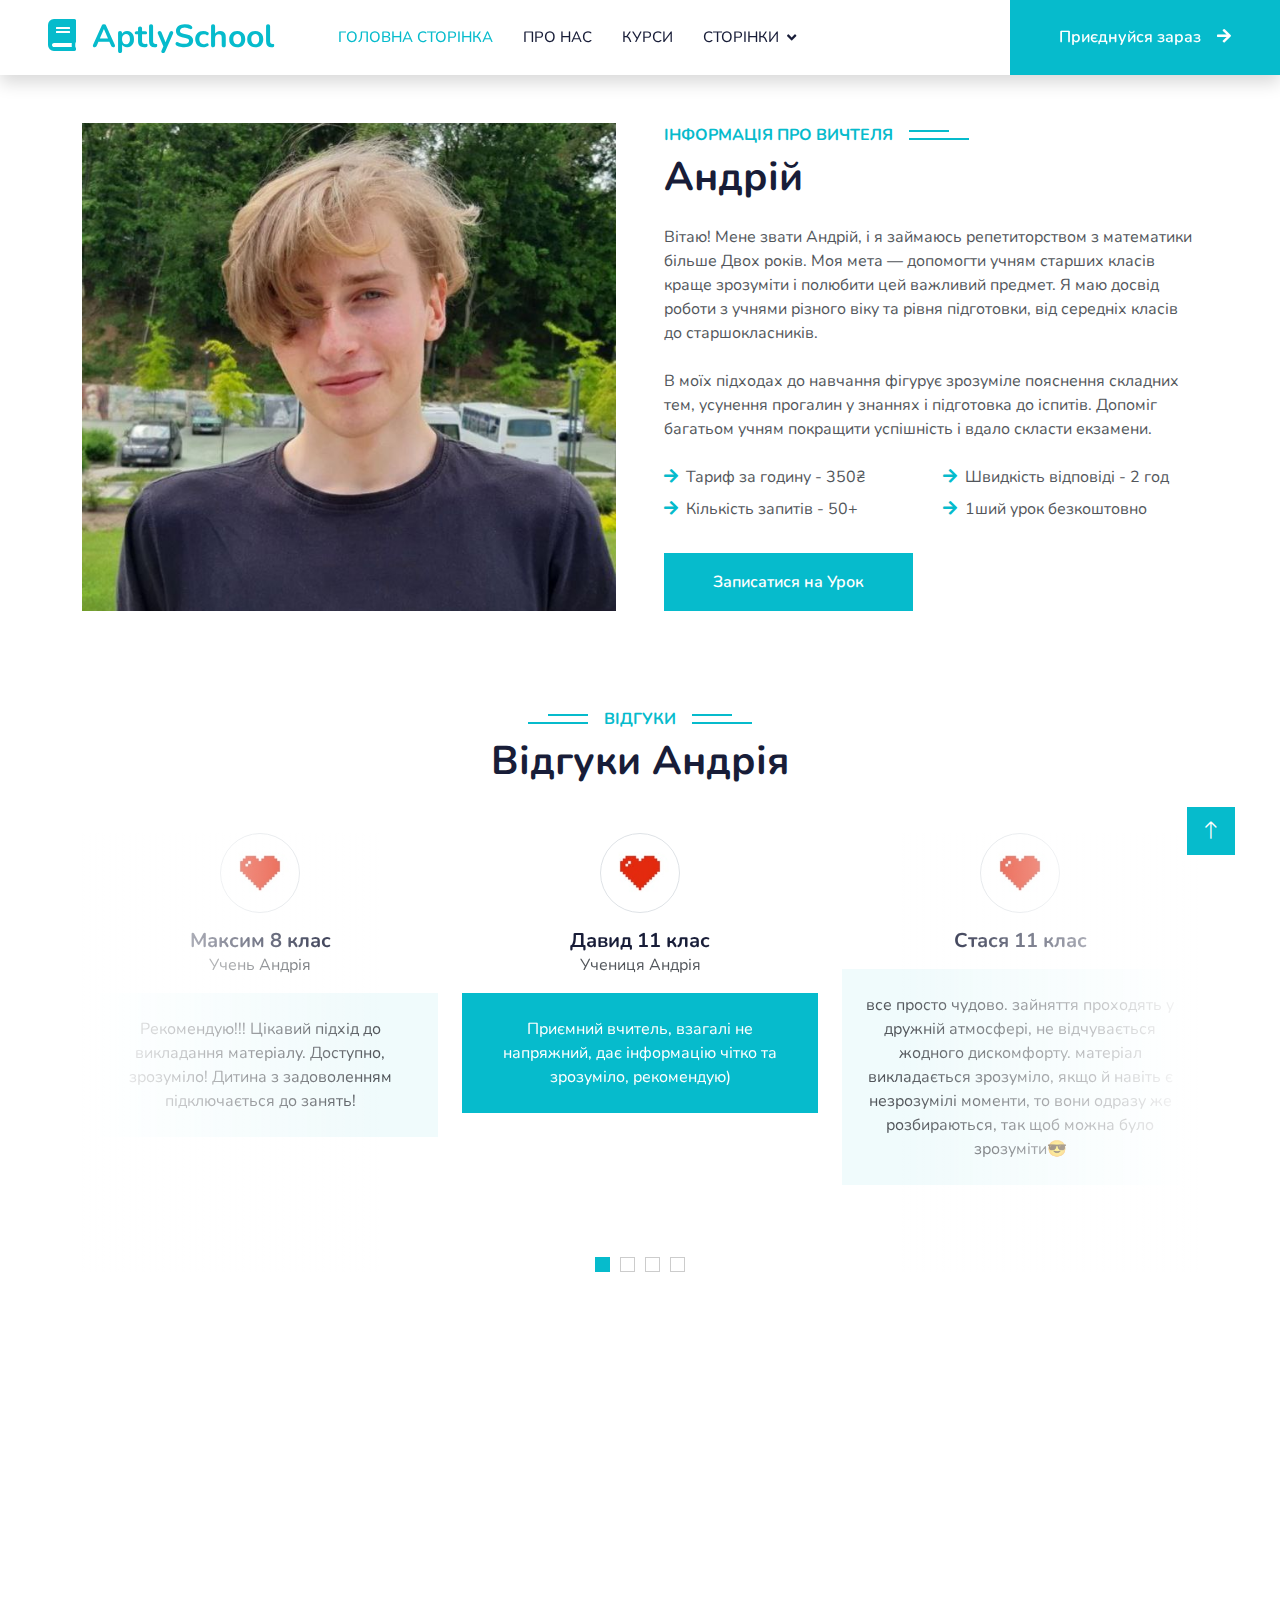
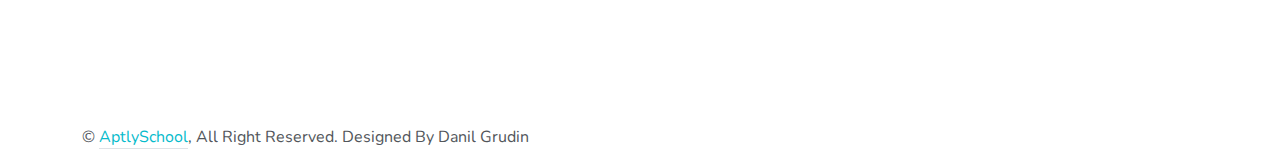
<file: info_andrew.html>
<!DOCTYPE html>
<html lang="en">

<head>
    <meta charset="utf-8">
    <title>AptlySchool</title>
    <meta content="width=device-width, initial-scale=1.0" name="viewport">
    <meta content="" name="keywords">
    <meta content="" name="description">

    <!-- Favicon -->
    <link rel="Shortcut Icon" href="/img/favicon.png">
    <!-- Google Web Fonts -->
    <link rel="preconnect" href="https://fonts.googleapis.com">
    <link rel="preconnect" href="https://fonts.gstatic.com" crossorigin>
    <link href="https://fonts.googleapis.com/css2?family=Heebo:wght@400;500;600&family=Nunito:wght@600;700;800&display=swap" rel="stylesheet">

    <!-- Icon Font Stylesheet -->
    <link href="https://cdnjs.cloudflare.com/ajax/libs/font-awesome/5.10.0/css/all.min.css" rel="stylesheet">
    <link href="https://cdn.jsdelivr.net/npm/bootstrap-icons@1.4.1/font/bootstrap-icons.css" rel="stylesheet">

    <!-- Libraries Stylesheet -->
    <link href="lib/animate/animate.min.css" rel="stylesheet">
    <link href="lib/owlcarousel/assets/owl.carousel.min.css" rel="stylesheet">

    <!-- Customized Bootstrap Stylesheet -->
    <link href="css/bootstrap.min.css" rel="stylesheet">

    <!-- Template Stylesheet -->
    <link href="css/style.css" rel="stylesheet">
</head>

<body>
        <!-- Navbar Start -->
        <nav class="navbar navbar-expand-lg bg-white navbar-light shadow sticky-top p-0">
            <a href="index.html" class="navbar-brand d-flex align-items-center px-4 px-lg-5">
                <h2 class="m-0 text-primary"><i class="fa fa-book me-3"></i>AptlySchool</h2>
            </a>
            <button type="button" class="navbar-toggler me-4" data-bs-toggle="collapse" data-bs-target="#navbarCollapse">
                <span class="navbar-toggler-icon"></span>
            </button>
            <div class="collapse navbar-collapse" id="navbarCollapse">
                <div class="navbar-nav ms-auto p-4 p-lg-0">
                    <a href="index.html" class="nav-item nav-link active">Головна сторінка</a>
                    <a href="about.html" class="nav-item nav-link">Про нас</a>
                    <a href="courses.html" class="nav-item nav-link">Курси</a>
                    <div class="nav-item dropdown">
                        <a href="#" class="nav-link dropdown-toggle" data-bs-toggle="dropdown">Сторінки</a>
                        <div class="dropdown-menu fade-down m-0">
                            <a href="teamM.html" class="dropdown-item">Вчителі з Математики</a>
                            <a href="teamA.html" class="dropdown-item">Вчителі з Англійської мови</a>
                            <a href="testimonial.html" class="dropdown-item">Відгуки</a>
                        </div>
                    </div>
                    <!-- <a href="contact.html" class="nav-item nav-link">Контакнта інформація</a> -->
                </div>
                <a href="" class="btn btn-primary py-4 px-lg-5 d-none d-lg-block">Приєднуйся зараз<i class="fa fa-arrow-right ms-3"></i></a>
            </div>
        </nav>
        <!-- Navbar End -->

        <!-- Info teacher -->
    <div class="container-xxl py-5">
        <div class="container">
            <div class="row g-5">
                <div class="col-lg-6 wow fadeInUp" data-wow-delay="0.1s" style="min-height: 400px;">
                    <div class="position-relative h-100">
                        <img class="img-fluid position-absolute w-100 h-100" src="img/team/andrew_b.jpg" alt="" style="object-fit: cover;">
                    </div>
                </div>
                <div class="col-lg-6 wow fadeInUp" data-wow-delay="0.3s">
                    <h6 class="section-title bg-white text-start text-primary pe-3">Інформація про вичтеля</h6>
                    <h1 class="mb-4">Андрій</h1>
                    <p class="mb-4">Вітаю! Мене звати Андрій, і я займаюсь репетиторством з математики більше Двох років. Моя мета — допомогти учням старших класів краще зрозуміти і полюбити цей важливий предмет. Я маю досвід роботи з учнями різного віку та рівня підготовки, від середніх класів до старшокласників.</p>
                    <p class="mb-4"> В моїх підходах до навчання фігурує зрозуміле пояснення складних тем, усунення прогалин у знаннях і підготовка до іспитів. Допоміг багатьом учням покращити успішність і вдало скласти екзамени.</p>
                    <div class="row gy-2 gx-4 mb-4">
                        <div class="col-sm-6">
                            <p class="mb-0"><i class="fa fa-arrow-right text-primary me-2"></i>Тариф за годину - 350₴</p>
                        </div>
                        <div class="col-sm-6">
                            <p class="mb-0"><i class="fa fa-arrow-right text-primary me-2"></i>Швидкість відповіді - 2 год</p>
                        </div>
                        <div class="col-sm-6">
                            <p class="mb-0"><i class="fa fa-arrow-right text-primary me-2"></i>Кількість запитів - 50+</p>
                        </div>
                        <div class="col-sm-6">
                            <p class="mb-0"><i class="fa fa-arrow-right text-primary me-2"></i>1ший урок безкоштовно</p>
                        </div>
                        <!-- <div class="col-sm-6">
                            <p class="mb-0"><i class="fa fa-arrow-right text-primary me-2"></i>Нужно придумать</p>
                        </div> -->
                    </div>
                    <a class="btn btn-primary py-3 px-5 mt-2" href="">Записатися на Урок</a>
                </div>
            </div>
        </div>
    </div>
        <!-- Info teacher -->


        <!-- Testimonial Start -->
    <div class="container-xxl py-5 wow fadeInUp" data-wow-delay="0.1s">
        <div class="container">
            <div class="text-center">
                <h6 class="section-title bg-white text-center text-primary px-3">Відгуки</h6>
                <h1 class="mb-5">Відгуки Андрія</h1>
            </div>
            <div class="owl-carousel testimonial-carousel position-relative">
                <div class="testimonial-item text-center">
                    <img class="border rounded-circle p-2 mx-auto mb-3" src="img/testimonial-1.jpg" style="width: 80px; height: 80px;">
                    <h5 class="mb-0">Давид 11 клас</h5>
                    <p>Учениця Андрія</p>
                    <div class="testimonial-text bg-light text-center p-4">
                    <p class="mb-0">Приємний вчитель, взагалі не напряжний, дає інформацію чітко та зрозуміло, рекомендую)</p>
                    </div>
                </div>
                <div class="testimonial-item text-center">
                    <img class="border rounded-circle p-2 mx-auto mb-3" src="img/testimonial-2.jpg" style="width: 80px; height: 80px;">
                    <h5 class="mb-0">
                        Стася 11 клас</h5>
                    <p></p>
                    <div class="testimonial-text bg-light text-center p-4">
                    <p class="mb-0">все просто чудово. зайняття проходять у дружній атмосфері, не відчувається жодного дискомфорту. матеріал викладається зрозуміло, якщо й навіть є незрозумілі моменти, то вони одразу же розбираються, так щоб можна було зрозуміти😎</p>
                    </div>
                </div>
                <div class="testimonial-item text-center">
                    <img class="border rounded-circle p-2 mx-auto mb-3" src="img/testimonial-3.jpg" style="width: 80px; height: 80px;">
                    <h5 class="mb-0">
                        Платон 6 клас</h5>
                    <p>Учень Андрія</p>
                    <div class="testimonial-text bg-light text-center p-4">
                    <p class="mb-0">Наш син 10 років займається з Андрієм математикою 4 місяці, за цей час він зміг підтягнути шкільну програму, суттєво покращити свої знання і оцінки в школі. Методики викладання вчителя сучасні, він вміє знайти підхід і заохотити дитину до навчання. Всіляко рекомендуємо!</p>
                    </div>
                </div>
                <div class="testimonial-item text-center">
                    <img class="border rounded-circle p-2 mx-auto mb-3" src="img/testimonial-4.jpg" style="width: 80px; height: 80px;">
                    <h5 class="mb-0">Максим 8 клас</h5>
                    <p>Учень Андрія</p>
                    <div class="testimonial-text bg-light text-center p-4">
                    <p class="mb-0">Рекомендую!!! Цікавий підхід до викладання матеріалу. Доступно, зрозуміло! Дитина з задоволенням підключається до занять!</p>
                    </div>
                </div>
            </div>
        </div>
    </div>
    <!-- Testimonial End -->


        <!-- Back to Top -->
    <a href="#" class="btn btn-lg btn-primary btn-lg-square back-to-top"><i class="bi bi-arrow-up"></i></a>

    <!-- Footer Start -->
    <div class="container-fluid bg-dark text-light footer pt-5 mt-5 wow fadeIn" data-wow-delay="0.1s">
        <div class="container py-5">
            <div class="row g-5">
                <div class="col-lg-3 col-md-6">
                    <h4 class="text-white mb-3">Швидка інформація</h4>
                    <a class="btn btn-link" href="">Про нас</a>
                    <a class="btn btn-link" href="">Контактна інформація</a>
                    <!-- <a class="btn btn-link" href="">Privacy Policy</a> -->
                    <!-- <a class="btn btn-link" href="">Terms & Condition</a>
                    <a class="btn btn-link" href="">FAQs & Help</a> -->
                </div>
                <div class="col-lg-3 col-md-6">
                    <h4 class="text-white mb-3">Контактна інформація</h4>
                    <p class="mb-2"><i class="fa fa-map-marker-alt me-3"></i>Київ, Україна</p>
                    <p class="mb-2"><i class="fa fa-phone-alt me-3"></i>+380ххххххх</p>
                    <p class="mb-2"><i class="fa fa-envelope me-3"></i>xxxxxxxxxxxx@gmail.com</p>
                    <div class="d-flex pt-2">
                        <a target="_blank" class="btn btn-outline-light btn-social" href="https://t.me/Nazarchekf"><i class="fab fa-telegram"></i></a>
                        <a target="_blank" class="btn btn-outline-light btn-social" href=""><i class="fab fa-facebook-f"></i></a>
                        <a target="_blank" class="btn btn-outline-light btn-social" href=""><i class="fab fa-youtube"></i></a>
                        <a target="_blank" class="btn btn-outline-light btn-social" href=""><i class="fab fa-instagram"></i></a>
                    </div>
                </div>
                </div>
                <!-- <div class="col-lg-3 col-md-6">
                    <h4 class="text-white mb-3">Newsletter</h4>
                    <p>Dolor amet sit justo amet elitr clita ipsum elitr est.</p>
                    <div class="position-relative mx-auto" style="max-width: 400px;">
                        <input class="form-control border-0 w-100 py-3 ps-4 pe-5" type="text" placeholder="Your email">
                        <button type="button" class="btn btn-primary py-2 position-absolute top-0 end-0 mt-2 me-2">SignUp</button>
                    </div>
                </div> -->
            </div>
        </div>
        <div class="container">
            <div class="copyright">
                <div class="row">
                    <div class="col-md-6 text-center text-md-start mb-3 mb-md-0">
                        &copy; <a class="border-bottom" href="#">AptlySchool</a>, All Right Reserved.

                        <!--/*** This template is free as long as you keep the footer author’s credit link/attribution link/backlink. If you'd like to use the template without the footer author’s credit link/attribution link/backlink, you can purchase the Credit Removal License from "https://htmlcodex.com/credit-removal". Thank you for your support. ***/-->
                        Designed By Danil Grudin<a class="border-bottom" href=""></a>
                    </div>
                    <div class="col-md-6 text-center text-md-end">
                        <!-- <div class="footer-menu">
                            <a href="">Home</a>
                            <a href="">Cookies</a>
                            <a href="">Help</a>
                            <a href="">FQAs</a>
                        </div> -->
                    </div>
                </div>
            </div>
        </div>
    </div>
    <!-- Footer End -->

    <!-- JavaScript Libraries -->
    <script src="https://code.jquery.com/jquery-3.4.1.min.js"></script>
    <script src="https://cdn.jsdelivr.net/npm/bootstrap@5.0.0/dist/js/bootstrap.bundle.min.js"></script>
    <script src="lib/wow/wow.min.js"></script>
    <script src="lib/easing/easing.min.js"></script>
    <script src="lib/waypoints/waypoints.min.js"></script>
    <script src="lib/owlcarousel/owl.carousel.min.js"></script>

    <!-- Template Javascript -->
    <script src="js/main.js"></script>
</body>

</html>
</file>
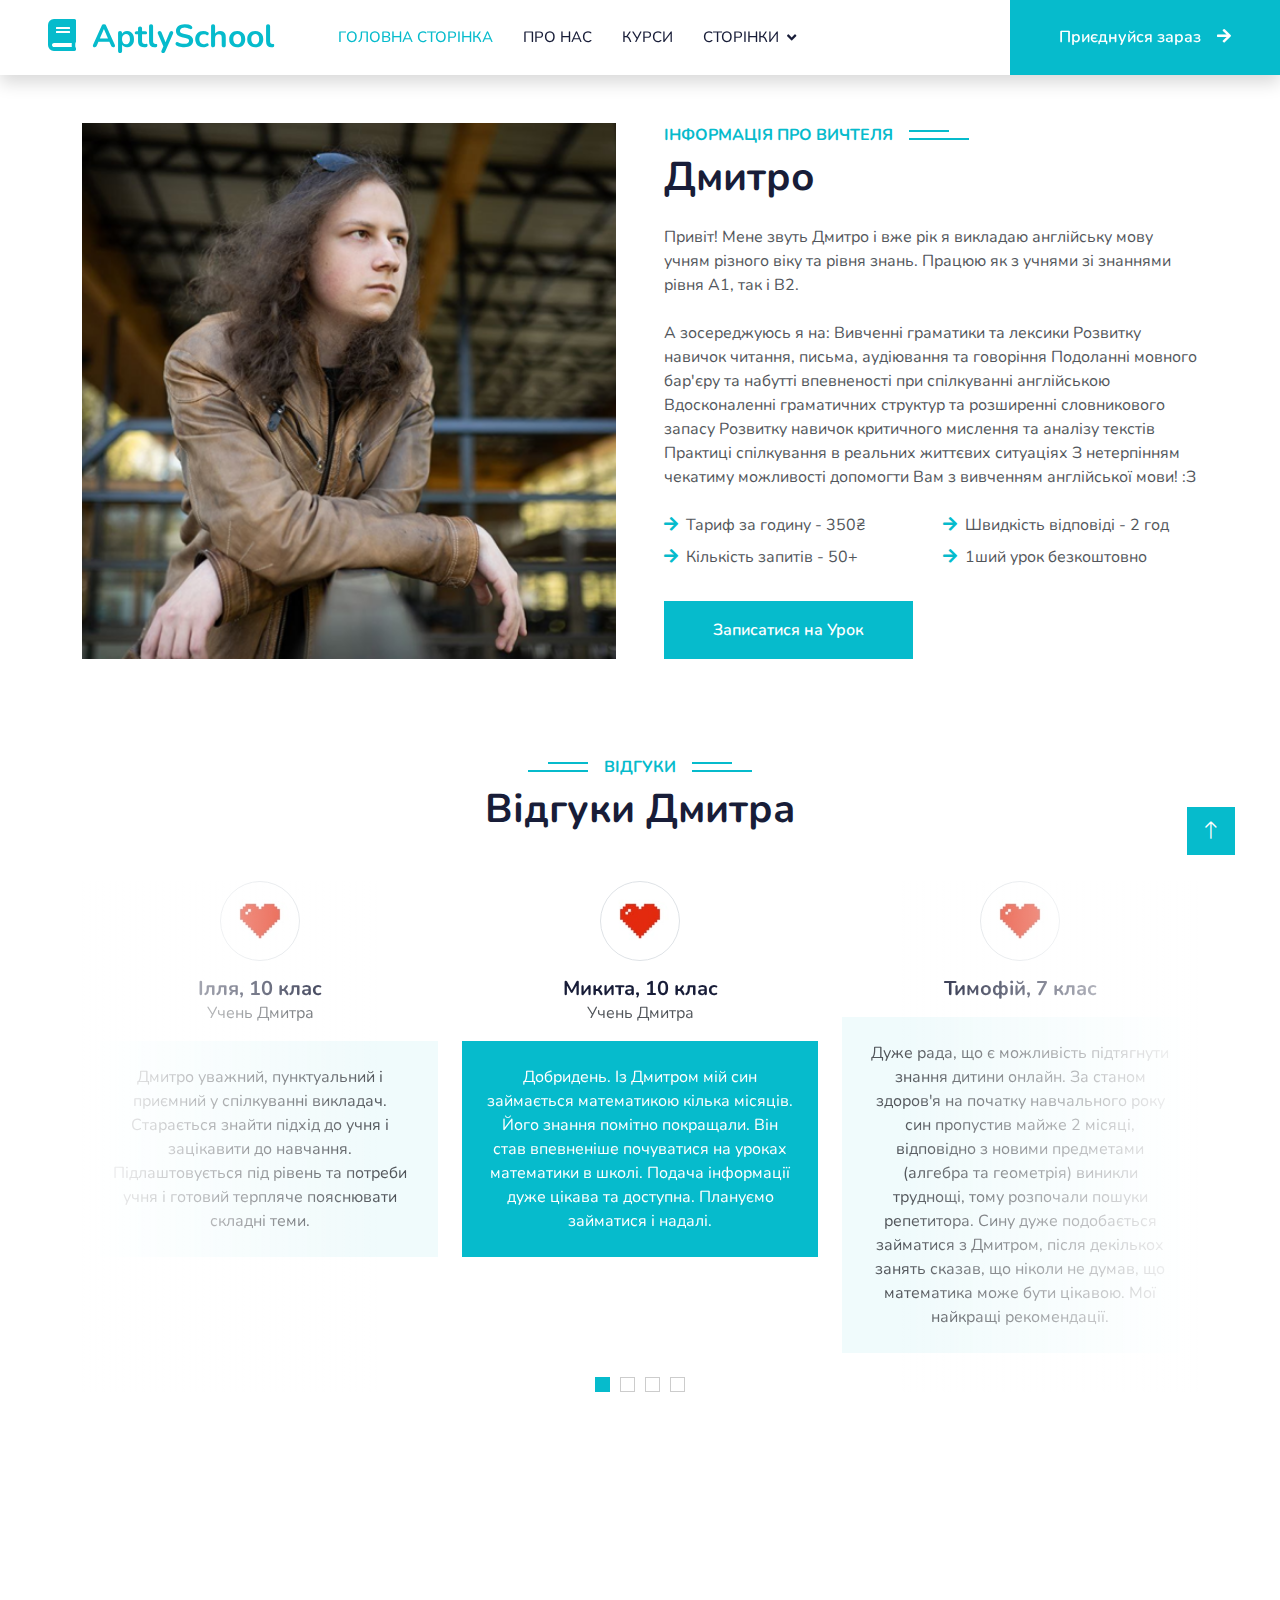
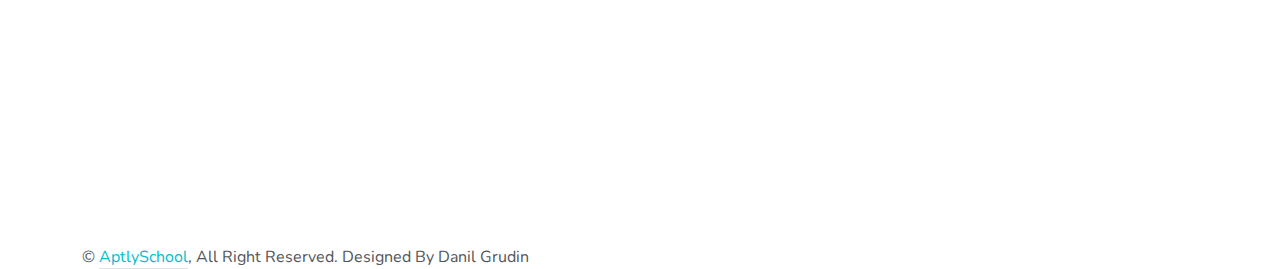
<file: info_dima.html>
<!DOCTYPE html>
<html lang="en">

<head>
    <meta charset="utf-8">
    <title>AptlySchool</title>
    <meta content="width=device-width, initial-scale=1.0" name="viewport">
    <meta content="" name="keywords">
    <meta content="" name="description">

    <!-- Favicon -->
    <link rel="Shortcut Icon" href="/img/favicon.png">
    <!-- Google Web Fonts -->
    <link rel="preconnect" href="https://fonts.googleapis.com">
    <link rel="preconnect" href="https://fonts.gstatic.com" crossorigin>
    <link href="https://fonts.googleapis.com/css2?family=Heebo:wght@400;500;600&family=Nunito:wght@600;700;800&display=swap" rel="stylesheet">

    <!-- Icon Font Stylesheet -->
    <link href="https://cdnjs.cloudflare.com/ajax/libs/font-awesome/5.10.0/css/all.min.css" rel="stylesheet">
    <link href="https://cdn.jsdelivr.net/npm/bootstrap-icons@1.4.1/font/bootstrap-icons.css" rel="stylesheet">

    <!-- Libraries Stylesheet -->
    <link href="lib/animate/animate.min.css" rel="stylesheet">
    <link href="lib/owlcarousel/assets/owl.carousel.min.css" rel="stylesheet">

    <!-- Customized Bootstrap Stylesheet -->
    <link href="css/bootstrap.min.css" rel="stylesheet">

    <!-- Template Stylesheet -->
    <link href="css/style.css" rel="stylesheet">
</head>

<body>
        <!-- Navbar Start -->
        <nav class="navbar navbar-expand-lg bg-white navbar-light shadow sticky-top p-0">
            <a href="index.html" class="navbar-brand d-flex align-items-center px-4 px-lg-5">
                <h2 class="m-0 text-primary"><i class="fa fa-book me-3"></i>AptlySchool</h2>
            </a>
            <button type="button" class="navbar-toggler me-4" data-bs-toggle="collapse" data-bs-target="#navbarCollapse">
                <span class="navbar-toggler-icon"></span>
            </button>
            <div class="collapse navbar-collapse" id="navbarCollapse">
                <div class="navbar-nav ms-auto p-4 p-lg-0">
                    <a href="index.html" class="nav-item nav-link active">Головна сторінка</a>
                    <a href="about.html" class="nav-item nav-link">Про нас</a>
                    <a href="courses.html" class="nav-item nav-link">Курси</a>
                    <div class="nav-item dropdown">
                        <a href="#" class="nav-link dropdown-toggle" data-bs-toggle="dropdown">Сторінки</a>
                        <div class="dropdown-menu fade-down m-0">
                            <a href="teamM.html" class="dropdown-item">Вчителі з Математики</a>
                            <a href="teamA.html" class="dropdown-item">Вчителі з Англійської мови</a>
                            <a href="testimonial.html" class="dropdown-item">Відгуки</a>
                        </div>
                    </div>
                    <!-- <a href="contact.html" class="nav-item nav-link">Контакнта інформація</a> -->
                </div>
                <a href="" class="btn btn-primary py-4 px-lg-5 d-none d-lg-block">Приєднуйся зараз<i class="fa fa-arrow-right ms-3"></i></a>
            </div>
        </nav>
        <!-- Navbar End -->

        <!-- Info teacher -->
    <div class="container-xxl py-5">
        <div class="container">
            <div class="row g-5">
                <div class="col-lg-6 wow fadeInUp" data-wow-delay="0.1s" style="min-height: 400px;">
                    <div class="position-relative h-100">
                        <img class="img-fluid position-absolute w-100 h-100" src="img/team/Dima.png" alt="" style="object-fit: cover;">
                    </div>
                </div>
                <div class="col-lg-6 wow fadeInUp" data-wow-delay="0.3s">
                    <h6 class="section-title bg-white text-start text-primary pe-3">Інформація про вичтеля</h6>
                    <h1 class="mb-4">Дмитро</h1>
                    <p class="mb-4">Привіт! Мене звуть Дмитро і вже рік я викладаю англійську мову учням різного віку та рівня знань. Працюю як з учнями зі знаннями рівня A1, так і B2. </p>
                    <p class="mb-4">А зосереджуюсь я на:
                        Вивченні граматики та лексики
                        Розвитку навичок читання, письма, аудіювання та говоріння
                        Подоланні мовного бар'єру та набутті впевненості при спілкуванні англійською
                        Вдосконаленні граматичних структур та розширенні словникового запасу
                        Розвитку навичок критичного мислення та аналізу текстів
                        Практиці спілкування в реальних життєвих ситуаціях 
                         З нетерпінням чекатиму можливості допомогти Вам з вивченням англійської мови! :З
                        </p>
                    <div class="row gy-2 gx-4 mb-4">
                        <div class="col-sm-6">
                            <p class="mb-0"><i class="fa fa-arrow-right text-primary me-2"></i>Тариф за годину - 350₴</p>
                        </div>
                        <div class="col-sm-6">
                            <p class="mb-0"><i class="fa fa-arrow-right text-primary me-2"></i>Швидкість відповіді - 2 год</p>
                        </div>
                        <div class="col-sm-6">
                            <p class="mb-0"><i class="fa fa-arrow-right text-primary me-2"></i>Кількість запитів - 50+</p>
                        </div>
                        <div class="col-sm-6">
                            <p class="mb-0"><i class="fa fa-arrow-right text-primary me-2"></i>1ший урок безкоштовно</p>
                        </div>
                        <!-- <div class="col-sm-6">
                            <p class="mb-0"><i class="fa fa-arrow-right text-primary me-2"></i>Нужно придумать</p>
                        </div> -->
                    </div>
                    <a class="btn btn-primary py-3 px-5 mt-2" href="">Записатися на Урок</a>
                </div>
            </div>
        </div>
    </div>
        <!-- Info teacher -->


        <!-- Testimonial Start -->
    <div class="container-xxl py-5 wow fadeInUp" data-wow-delay="0.1s">
        <div class="container">
            <div class="text-center">
                <h6 class="section-title bg-white text-center text-primary px-3">Відгуки</h6>
                <h1 class="mb-5">Відгуки Дмитра</h1>
            </div>
            <div class="owl-carousel testimonial-carousel position-relative">
                <div class="testimonial-item text-center">
                    <img class="border rounded-circle p-2 mx-auto mb-3" src="img/testimonial-1.jpg" style="width: 80px; height: 80px;">
                    <h5 class="mb-0">Микита, 10 клас</h5>
                    <p>Учень Дмитра</p>
                    <div class="testimonial-text bg-light text-center p-4">
                    <p class="mb-0">Добридень. Із Дмитром мій син займається математикою кілька місяців. Його знання помітно покращали. Він став впевненіше почуватися на уроках математики в школі. Подача інформації дуже цікава та доступна. Плануємо займатися і надалі.</p>
                    </div>
                </div>
                <div class="testimonial-item text-center">
                    <img class="border rounded-circle p-2 mx-auto mb-3" src="img/testimonial-2.jpg" style="width: 80px; height: 80px;">
                    <h5 class="mb-0">
                        Тимофій, 7 клас</h5>
                    <p></p>
                    <div class="testimonial-text bg-light text-center p-4">
                    <p class="mb-0">Дуже рада, що є можливість підтягнути знання дитини онлайн. За станом здоров'я на початку навчального року син пропустив майже 2 місяці, відповідно з новими предметами (алгебра та геометрія) виникли труднощі, тому розпочали пошуки репетитора. 
                        Сину дуже подобається займатися з Дмитром, після декількох занять сказав, що ніколи не думав, що математика може бути цікавою. Мої найкращі рекомендації.</p>
                    </div>
                </div>
                <div class="testimonial-item text-center">
                    <img class="border rounded-circle p-2 mx-auto mb-3" src="img/testimonial-3.jpg" style="width: 80px; height: 80px;">
                    <h5 class="mb-0">
                        Міша, 8 клас</h5>
                    <p>Учень Дмитра</p>
                    <div class="testimonial-text bg-light text-center p-4">
                    <p class="mb-0">Прекрасно, легко та швидко знайшли підхід до дитини, спокійні та позитивні. Навчальний матеріал подається у темпі дитини, атмосфера на уроці чудова. На помилки та неточності вказує дуже тактовно. Завжди йдуть на зустріч, якщо потрібно перенести заняття на інший день.</p>
                    </div>
                </div>
                <div class="testimonial-item text-center">
                    <img class="border rounded-circle p-2 mx-auto mb-3" src="img/testimonial-4.jpg" style="width: 80px; height: 80px;">
                    <h5 class="mb-0">Ілля, 10 клас</h5>
                    <p>Учень Дмитра</p>
                    <div class="testimonial-text bg-light text-center p-4">
                    <p class="mb-0">Дмитро уважний, пунктуальний і приємний у спілкуванні викладач. Старається знайти підхід до учня і зацікавити до навчання. Підлаштовується під рівень та потреби учня і готовий терпляче пояснювати складні теми.</p>
                    </div>
                </div>
            </div>
        </div>
    </div>
    <!-- Testimonial End -->


        <!-- Back to Top -->
    <a href="#" class="btn btn-lg btn-primary btn-lg-square back-to-top"><i class="bi bi-arrow-up"></i></a>

    <!-- Footer Start -->
    <div class="container-fluid bg-dark text-light footer pt-5 mt-5 wow fadeIn" data-wow-delay="0.1s">
        <div class="container py-5">
            <div class="row g-5">
                <div class="col-lg-3 col-md-6">
                    <h4 class="text-white mb-3">Швидка інформація</h4>
                    <a class="btn btn-link" href="">Про нас</a>
                    <a class="btn btn-link" href="">Контактна інформація</a>
                    <!-- <a class="btn btn-link" href="">Privacy Policy</a> -->
                    <!-- <a class="btn btn-link" href="">Terms & Condition</a>
                    <a class="btn btn-link" href="">FAQs & Help</a> -->
                </div>
                <div class="col-lg-3 col-md-6">
                    <h4 class="text-white mb-3">Контактна інформація</h4>
                    <p class="mb-2"><i class="fa fa-map-marker-alt me-3"></i>Київ, Україна</p>
                    <p class="mb-2"><i class="fa fa-phone-alt me-3"></i>+380ххххххх</p>
                    <p class="mb-2"><i class="fa fa-envelope me-3"></i>xxxxxxxxxxxx@gmail.com</p>
                    <div class="d-flex pt-2">
                        <a target="_blank" class="btn btn-outline-light btn-social" href="https://t.me/Nazarchekf"><i class="fab fa-telegram"></i></a>
                        <a target="_blank" class="btn btn-outline-light btn-social" href=""><i class="fab fa-facebook-f"></i></a>
                        <a target="_blank" class="btn btn-outline-light btn-social" href=""><i class="fab fa-youtube"></i></a>
                        <a target="_blank" class="btn btn-outline-light btn-social" href=""><i class="fab fa-instagram"></i></a>
                    </div>
                </div>
                </div>
                <!-- <div class="col-lg-3 col-md-6">
                    <h4 class="text-white mb-3">Newsletter</h4>
                    <p>Dolor amet sit justo amet elitr clita ipsum elitr est.</p>
                    <div class="position-relative mx-auto" style="max-width: 400px;">
                        <input class="form-control border-0 w-100 py-3 ps-4 pe-5" type="text" placeholder="Your email">
                        <button type="button" class="btn btn-primary py-2 position-absolute top-0 end-0 mt-2 me-2">SignUp</button>
                    </div>
                </div> -->
            </div>
        </div>
        <div class="container">
            <div class="copyright">
                <div class="row">
                    <div class="col-md-6 text-center text-md-start mb-3 mb-md-0">
                        &copy; <a class="border-bottom" href="#">AptlySchool</a>, All Right Reserved.

                        <!--/*** This template is free as long as you keep the footer author’s credit link/attribution link/backlink. If you'd like to use the template without the footer author’s credit link/attribution link/backlink, you can purchase the Credit Removal License from "https://htmlcodex.com/credit-removal". Thank you for your support. ***/-->
                        Designed By Danil Grudin<a class="border-bottom" href=""></a>
                    </div>
                    <div class="col-md-6 text-center text-md-end">
                        <!-- <div class="footer-menu">
                            <a href="">Home</a>
                            <a href="">Cookies</a>
                            <a href="">Help</a>
                            <a href="">FQAs</a>
                        </div> -->
                    </div>
                </div>
            </div>
        </div>
    </div>
    <!-- Footer End -->

    <!-- JavaScript Libraries -->
    <script src="https://code.jquery.com/jquery-3.4.1.min.js"></script>
    <script src="https://cdn.jsdelivr.net/npm/bootstrap@5.0.0/dist/js/bootstrap.bundle.min.js"></script>
    <script src="lib/wow/wow.min.js"></script>
    <script src="lib/easing/easing.min.js"></script>
    <script src="lib/waypoints/waypoints.min.js"></script>
    <script src="lib/owlcarousel/owl.carousel.min.js"></script>

    <!-- Template Javascript -->
    <script src="js/main.js"></script>
</body>

</html>
</file>
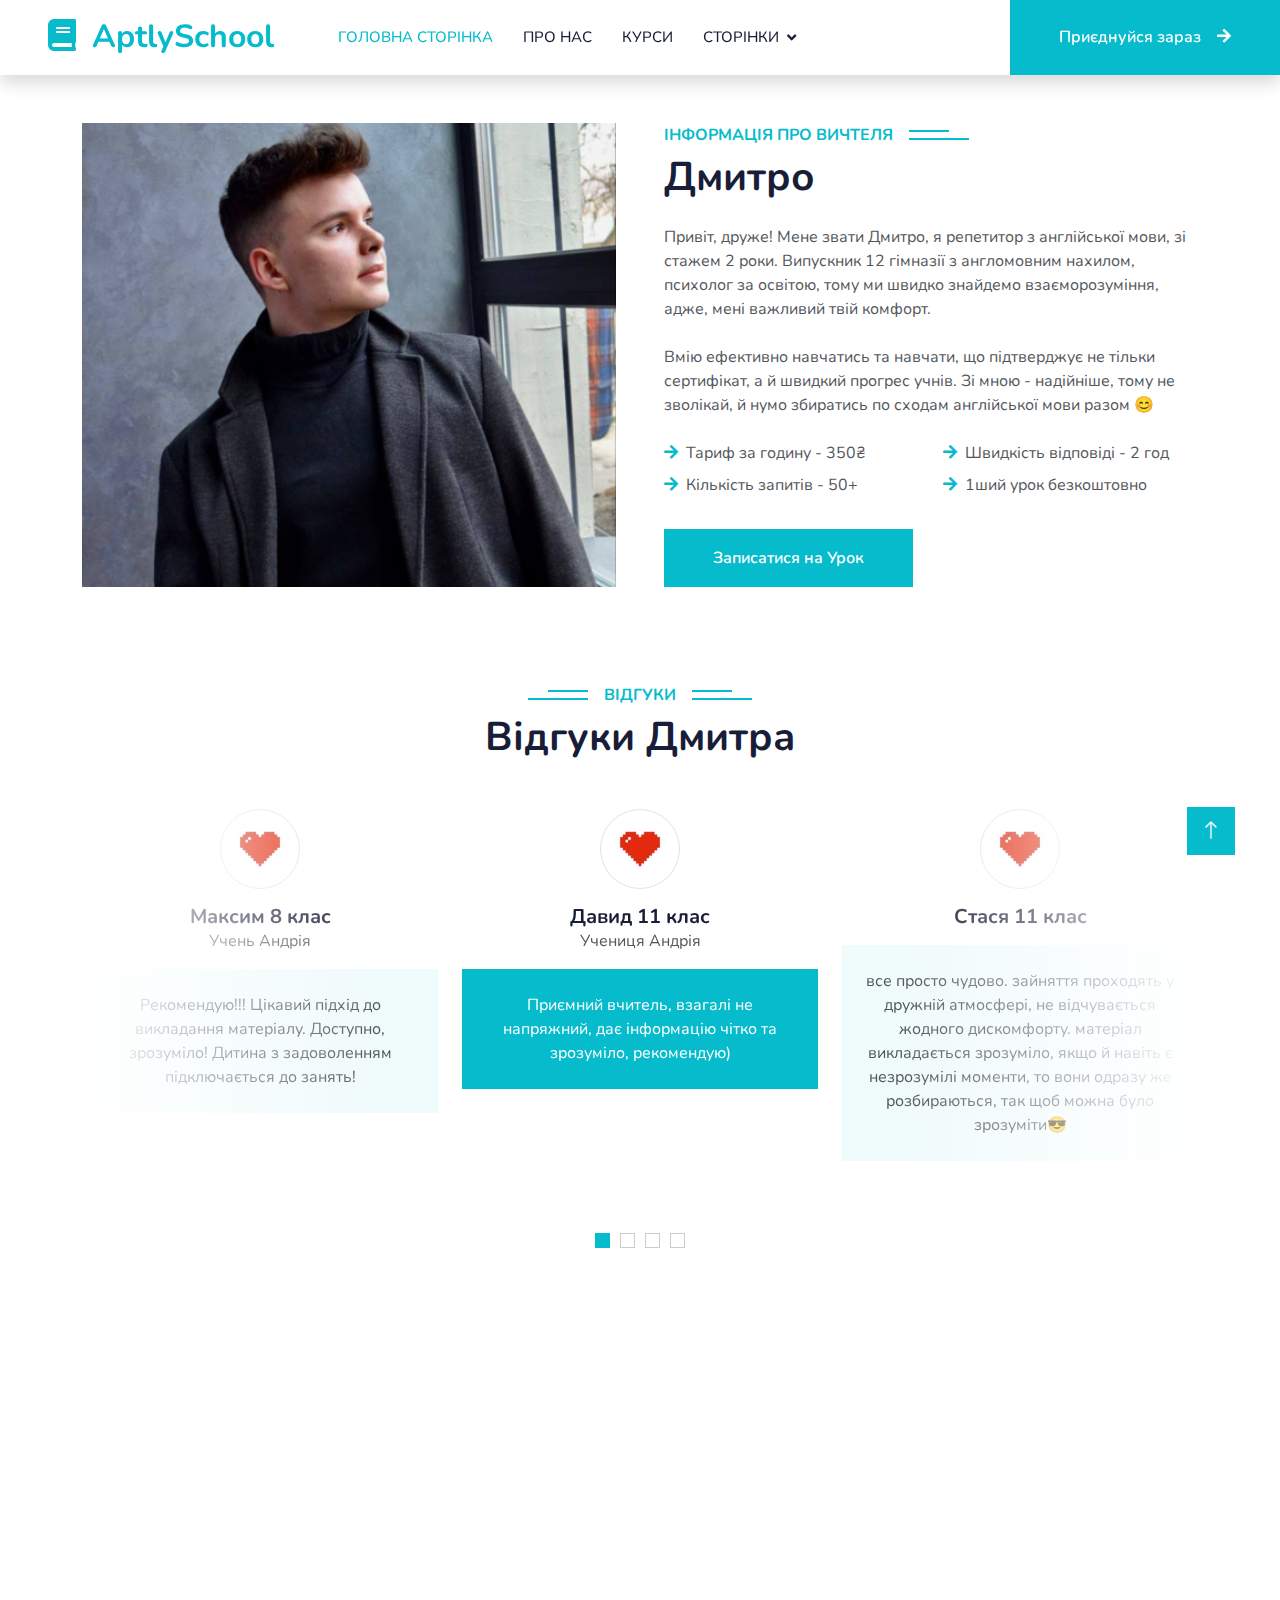
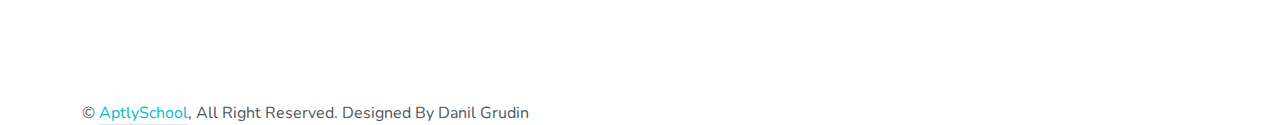
<file: info_dima2.html>
<!DOCTYPE html>
<html lang="en">

<head>
    <meta charset="utf-8">
    <title>AptlySchool</title>
    <meta content="width=device-width, initial-scale=1.0" name="viewport">
    <meta content="" name="keywords">
    <meta content="" name="description">

    <!-- Favicon -->
    <link rel="Shortcut Icon" href="/img/favicon.png">
    <!-- Google Web Fonts -->
    <link rel="preconnect" href="https://fonts.googleapis.com">
    <link rel="preconnect" href="https://fonts.gstatic.com" crossorigin>
    <link href="https://fonts.googleapis.com/css2?family=Heebo:wght@400;500;600&family=Nunito:wght@600;700;800&display=swap" rel="stylesheet">

    <!-- Icon Font Stylesheet -->
    <link href="https://cdnjs.cloudflare.com/ajax/libs/font-awesome/5.10.0/css/all.min.css" rel="stylesheet">
    <link href="https://cdn.jsdelivr.net/npm/bootstrap-icons@1.4.1/font/bootstrap-icons.css" rel="stylesheet">

    <!-- Libraries Stylesheet -->
    <link href="lib/animate/animate.min.css" rel="stylesheet">
    <link href="lib/owlcarousel/assets/owl.carousel.min.css" rel="stylesheet">

    <!-- Customized Bootstrap Stylesheet -->
    <link href="css/bootstrap.min.css" rel="stylesheet">

    <!-- Template Stylesheet -->
    <link href="css/style.css" rel="stylesheet">
</head>

<body>
        <!-- Navbar Start -->
        <nav class="navbar navbar-expand-lg bg-white navbar-light shadow sticky-top p-0">
            <a href="index.html" class="navbar-brand d-flex align-items-center px-4 px-lg-5">
                <h2 class="m-0 text-primary"><i class="fa fa-book me-3"></i>AptlySchool</h2>
            </a>
            <button type="button" class="navbar-toggler me-4" data-bs-toggle="collapse" data-bs-target="#navbarCollapse">
                <span class="navbar-toggler-icon"></span>
            </button>
            <div class="collapse navbar-collapse" id="navbarCollapse">
                <div class="navbar-nav ms-auto p-4 p-lg-0">
                    <a href="index.html" class="nav-item nav-link active">Головна сторінка</a>
                    <a href="about.html" class="nav-item nav-link">Про нас</a>
                    <a href="courses.html" class="nav-item nav-link">Курси</a>
                    <div class="nav-item dropdown">
                        <a href="#" class="nav-link dropdown-toggle" data-bs-toggle="dropdown">Сторінки</a>
                        <div class="dropdown-menu fade-down m-0">
                            <a href="teamM.html" class="dropdown-item">Вчителі з Математики</a>
                            <a href="teamA.html" class="dropdown-item">Вчителі з Англійської мови</a>
                            <a href="testimonial.html" class="dropdown-item">Відгуки</a>
                        </div>
                    </div>
                    <!-- <a href="contact.html" class="nav-item nav-link">Контакнта інформація</a> -->
                </div>
                <a href="" class="btn btn-primary py-4 px-lg-5 d-none d-lg-block">Приєднуйся зараз<i class="fa fa-arrow-right ms-3"></i></a>
            </div>
        </nav>
        <!-- Navbar End -->

        <!-- Info teacher -->
    <div class="container-xxl py-5">
        <div class="container">
            <div class="row g-5">
                <div class="col-lg-6 wow fadeInUp" data-wow-delay="0.1s" style="min-height: 400px;">
                    <div class="position-relative h-100">
                        <img class="img-fluid position-absolute w-100 h-100" src="img/team/Dima2.png" alt="" style="object-fit: cover;">
                    </div>
                </div>
                <div class="col-lg-6 wow fadeInUp" data-wow-delay="0.3s">
                    <h6 class="section-title bg-white text-start text-primary pe-3">Інформація про вичтеля</h6>
                    <h1 class="mb-4">Дмитро</h1>
                    <p class="mb-4">Привіт, друже! Мене звати Дмитро, я репетитор з англійської мови, зі стажем 2 роки. Випускник 12 гімназії з англомовним нахилом, психолог за освітою, тому ми швидко знайдемо взаєморозуміння, адже, мені важливий твій комфорт.</p>
                    <p class="mb-4">Вмію ефективно навчатись та навчати, що підтверджує не тільки сертифікат, а й швидкий прогрес учнів. Зі мною - надійніше, тому не зволікай, й нумо збиратись по сходам англійської мови разом 😊</p>
                    <div class="row gy-2 gx-4 mb-4">
                        <div class="col-sm-6">
                            <p class="mb-0"><i class="fa fa-arrow-right text-primary me-2"></i>Тариф за годину - 350₴</p>
                        </div>
                        <div class="col-sm-6">
                            <p class="mb-0"><i class="fa fa-arrow-right text-primary me-2"></i>Швидкість відповіді - 2 год</p>
                        </div>
                        <div class="col-sm-6">
                            <p class="mb-0"><i class="fa fa-arrow-right text-primary me-2"></i>Кількість запитів - 50+</p>
                        </div>
                        <div class="col-sm-6">
                            <p class="mb-0"><i class="fa fa-arrow-right text-primary me-2"></i>1ший урок безкоштовно</p>
                        </div>
                        <!-- <div class="col-sm-6">
                            <p class="mb-0"><i class="fa fa-arrow-right text-primary me-2"></i>Нужно придумать</p>
                        </div> -->
                    </div>
                    <a class="btn btn-primary py-3 px-5 mt-2" href="">Записатися на Урок</a>
                </div>
            </div>
        </div>
    </div>
        <!-- Info teacher -->


        <!-- Testimonial Start -->
    <div class="container-xxl py-5 wow fadeInUp" data-wow-delay="0.1s">
        <div class="container">
            <div class="text-center">
                <h6 class="section-title bg-white text-center text-primary px-3">Відгуки</h6>
                <h1 class="mb-5">Відгуки Дмитра</h1>
            </div>
            <div class="owl-carousel testimonial-carousel position-relative">
                <div class="testimonial-item text-center">
                    <img class="border rounded-circle p-2 mx-auto mb-3" src="img/testimonial-1.jpg" style="width: 80px; height: 80px;">
                    <h5 class="mb-0">Давид 11 клас</h5>
                    <p>Учениця Андрія</p>
                    <div class="testimonial-text bg-light text-center p-4">
                    <p class="mb-0">Приємний вчитель, взагалі не напряжний, дає інформацію чітко та зрозуміло, рекомендую)</p>
                    </div>
                </div>
                <div class="testimonial-item text-center">
                    <img class="border rounded-circle p-2 mx-auto mb-3" src="img/testimonial-2.jpg" style="width: 80px; height: 80px;">
                    <h5 class="mb-0">
                        Стася 11 клас</h5>
                    <p></p>
                    <div class="testimonial-text bg-light text-center p-4">
                    <p class="mb-0">все просто чудово. зайняття проходять у дружній атмосфері, не відчувається жодного дискомфорту. матеріал викладається зрозуміло, якщо й навіть є незрозумілі моменти, то вони одразу же розбираються, так щоб можна було зрозуміти😎</p>
                    </div>
                </div>
                <div class="testimonial-item text-center">
                    <img class="border rounded-circle p-2 mx-auto mb-3" src="img/testimonial-3.jpg" style="width: 80px; height: 80px;">
                    <h5 class="mb-0">
                        Платон 6 клас</h5>
                    <p>Учень Андрія</p>
                    <div class="testimonial-text bg-light text-center p-4">
                    <p class="mb-0">Наш син 10 років займається з Андрієм математикою 4 місяці, за цей час він зміг підтягнути шкільну програму, суттєво покращити свої знання і оцінки в школі. Методики викладання вчителя сучасні, він вміє знайти підхід і заохотити дитину до навчання. Всіляко рекомендуємо!</p>
                    </div>
                </div>
                <div class="testimonial-item text-center">
                    <img class="border rounded-circle p-2 mx-auto mb-3" src="img/testimonial-4.jpg" style="width: 80px; height: 80px;">
                    <h5 class="mb-0">Максим 8 клас</h5>
                    <p>Учень Андрія</p>
                    <div class="testimonial-text bg-light text-center p-4">
                    <p class="mb-0">Рекомендую!!! Цікавий підхід до викладання матеріалу. Доступно, зрозуміло! Дитина з задоволенням підключається до занять!</p>
                    </div>
                </div>
            </div>
        </div>
    </div>
    <!-- Testimonial End -->


        <!-- Back to Top -->
    <a href="#" class="btn btn-lg btn-primary btn-lg-square back-to-top"><i class="bi bi-arrow-up"></i></a>

    <!-- Footer Start -->
    <div class="container-fluid bg-dark text-light footer pt-5 mt-5 wow fadeIn" data-wow-delay="0.1s">
        <div class="container py-5">
            <div class="row g-5">
                <div class="col-lg-3 col-md-6">
                    <h4 class="text-white mb-3">Швидка інформація</h4>
                    <a class="btn btn-link" href="">Про нас</a>
                    <a class="btn btn-link" href="">Контактна інформація</a>
                    <!-- <a class="btn btn-link" href="">Privacy Policy</a> -->
                    <!-- <a class="btn btn-link" href="">Terms & Condition</a>
                    <a class="btn btn-link" href="">FAQs & Help</a> -->
                </div>
                <div class="col-lg-3 col-md-6">
                    <h4 class="text-white mb-3">Контактна інформація</h4>
                    <p class="mb-2"><i class="fa fa-map-marker-alt me-3"></i>Київ, Україна</p>
                    <p class="mb-2"><i class="fa fa-phone-alt me-3"></i>+380ххххххх</p>
                    <p class="mb-2"><i class="fa fa-envelope me-3"></i>xxxxxxxxxxxx@gmail.com</p>
                    <div class="d-flex pt-2">
                        <a target="_blank" class="btn btn-outline-light btn-social" href="https://t.me/Nazarchekf"><i class="fab fa-telegram"></i></a>
                        <a target="_blank" class="btn btn-outline-light btn-social" href=""><i class="fab fa-facebook-f"></i></a>
                        <a target="_blank" class="btn btn-outline-light btn-social" href=""><i class="fab fa-youtube"></i></a>
                        <a target="_blank" class="btn btn-outline-light btn-social" href=""><i class="fab fa-instagram"></i></a>
                    </div>
                </div>
                </div>
                <!-- <div class="col-lg-3 col-md-6">
                    <h4 class="text-white mb-3">Newsletter</h4>
                    <p>Dolor amet sit justo amet elitr clita ipsum elitr est.</p>
                    <div class="position-relative mx-auto" style="max-width: 400px;">
                        <input class="form-control border-0 w-100 py-3 ps-4 pe-5" type="text" placeholder="Your email">
                        <button type="button" class="btn btn-primary py-2 position-absolute top-0 end-0 mt-2 me-2">SignUp</button>
                    </div>
                </div> -->
            </div>
        </div>
        <div class="container">
            <div class="copyright">
                <div class="row">
                    <div class="col-md-6 text-center text-md-start mb-3 mb-md-0">
                        &copy; <a class="border-bottom" href="#">AptlySchool</a>, All Right Reserved.

                        <!--/*** This template is free as long as you keep the footer author’s credit link/attribution link/backlink. If you'd like to use the template without the footer author’s credit link/attribution link/backlink, you can purchase the Credit Removal License from "https://htmlcodex.com/credit-removal". Thank you for your support. ***/-->
                        Designed By Danil Grudin<a class="border-bottom" href=""></a>
                    </div>
                    <div class="col-md-6 text-center text-md-end">
                        <!-- <div class="footer-menu">
                            <a href="">Home</a>
                            <a href="">Cookies</a>
                            <a href="">Help</a>
                            <a href="">FQAs</a>
                        </div> -->
                    </div>
                </div>
            </div>
        </div>
    </div>
    <!-- Footer End -->

    <!-- JavaScript Libraries -->
    <script src="https://code.jquery.com/jquery-3.4.1.min.js"></script>
    <script src="https://cdn.jsdelivr.net/npm/bootstrap@5.0.0/dist/js/bootstrap.bundle.min.js"></script>
    <script src="lib/wow/wow.min.js"></script>
    <script src="lib/easing/easing.min.js"></script>
    <script src="lib/waypoints/waypoints.min.js"></script>
    <script src="lib/owlcarousel/owl.carousel.min.js"></script>

    <!-- Template Javascript -->
    <script src="js/main.js"></script>
</body>

</html>
</file>
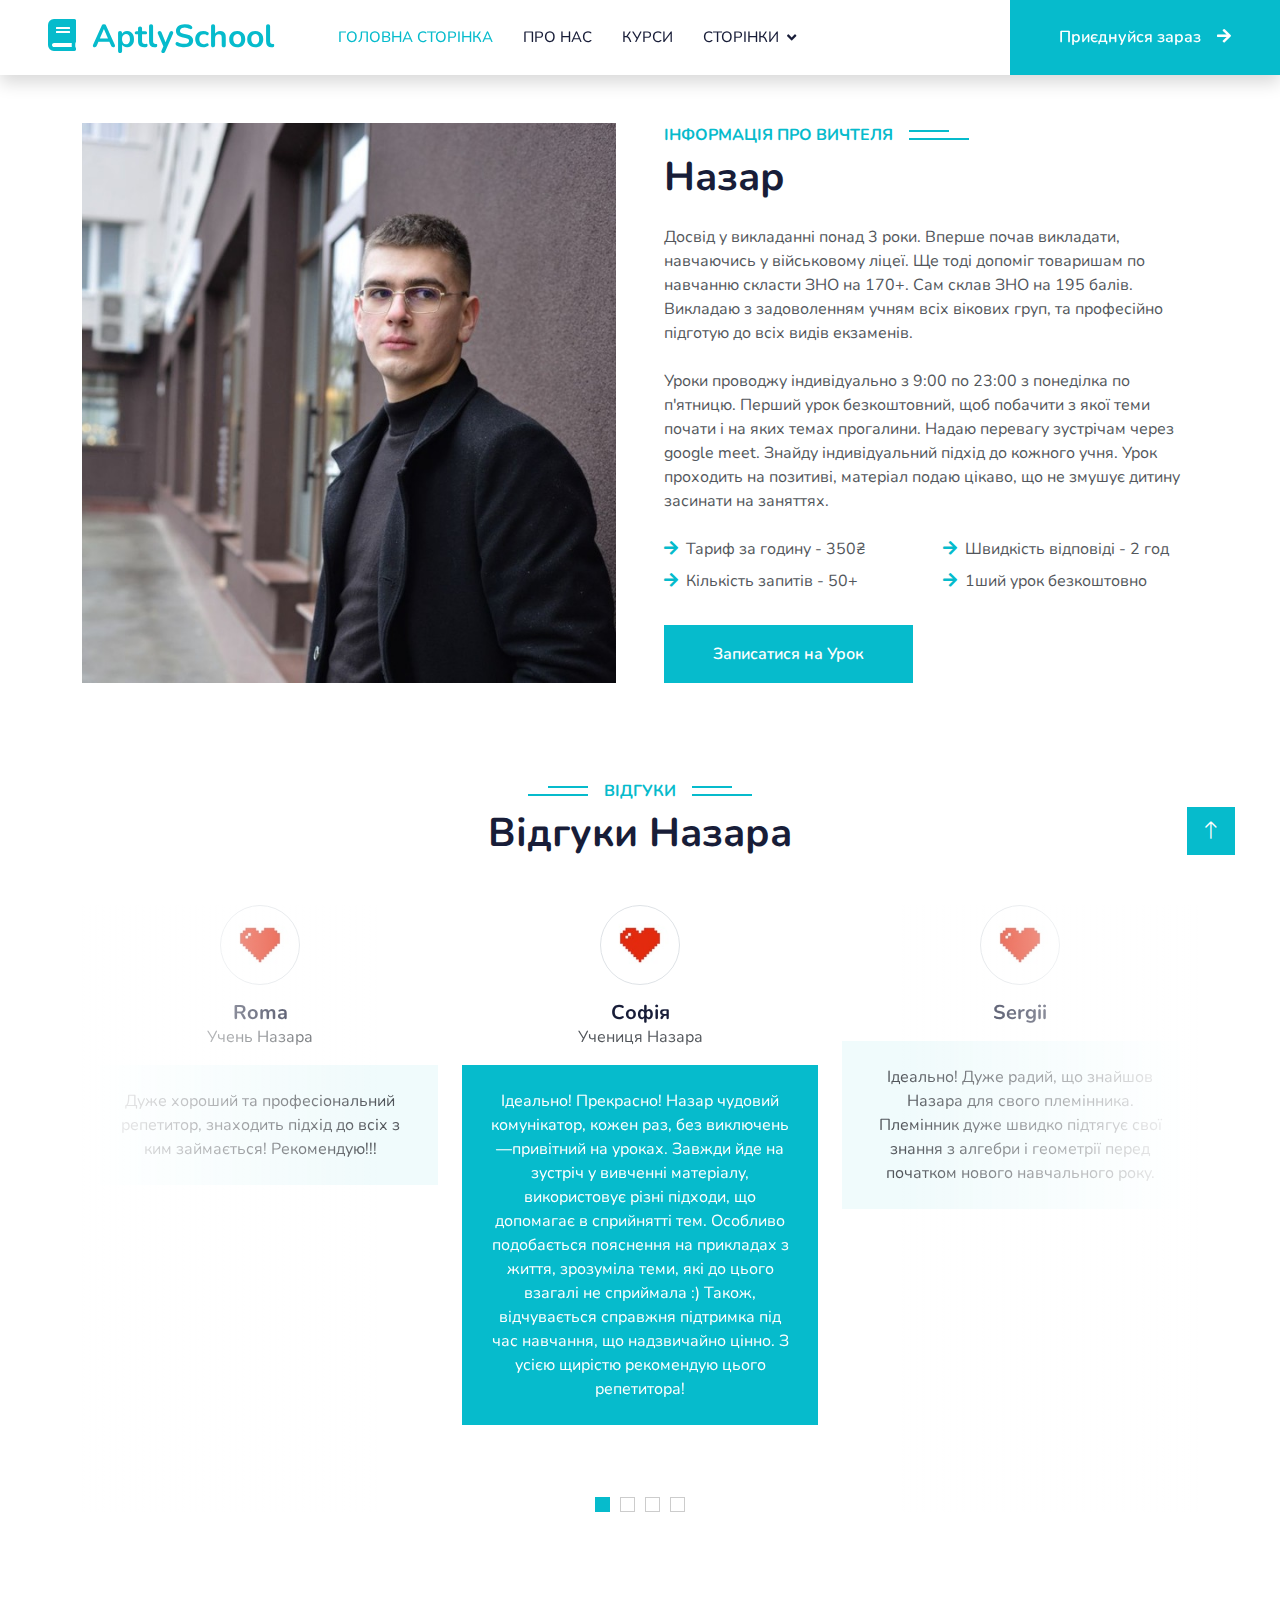
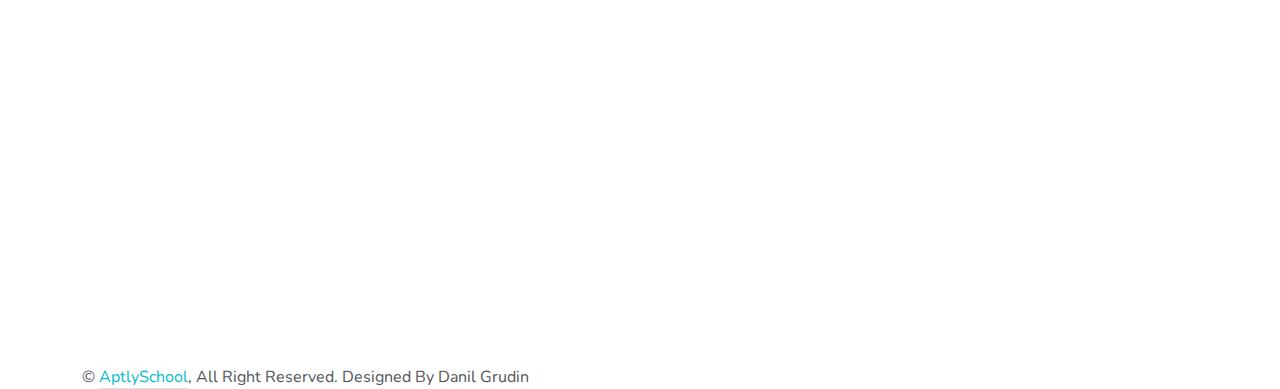
<file: info_nazar.html>
<!DOCTYPE html>
<html lang="en">

<head>
    <meta charset="utf-8">
    <title>AptlySchool</title>
    <meta content="width=device-width, initial-scale=1.0" name="viewport">
    <meta content="" name="keywords">
    <meta content="" name="description">

    <!-- Favicon -->
    <link rel="Shortcut Icon" href="/img/favicon.png">
    <!-- Google Web Fonts -->
    <link rel="preconnect" href="https://fonts.googleapis.com">
    <link rel="preconnect" href="https://fonts.gstatic.com" crossorigin>
    <link href="https://fonts.googleapis.com/css2?family=Heebo:wght@400;500;600&family=Nunito:wght@600;700;800&display=swap" rel="stylesheet">

    <!-- Icon Font Stylesheet -->
    <link href="https://cdnjs.cloudflare.com/ajax/libs/font-awesome/5.10.0/css/all.min.css" rel="stylesheet">
    <link href="https://cdn.jsdelivr.net/npm/bootstrap-icons@1.4.1/font/bootstrap-icons.css" rel="stylesheet">

    <!-- Libraries Stylesheet -->
    <link href="lib/animate/animate.min.css" rel="stylesheet">
    <link href="lib/owlcarousel/assets/owl.carousel.min.css" rel="stylesheet">

    <!-- Customized Bootstrap Stylesheet -->
    <link href="css/bootstrap.min.css" rel="stylesheet">

    <!-- Template Stylesheet -->
    <link href="css/style.css" rel="stylesheet">
</head>

<body>
        <!-- Navbar Start -->
        <nav class="navbar navbar-expand-lg bg-white navbar-light shadow sticky-top p-0">
            <a href="index.html" class="navbar-brand d-flex align-items-center px-4 px-lg-5">
                <h2 class="m-0 text-primary"><i class="fa fa-book me-3"></i>AptlySchool</h2>
            </a>
            <button type="button" class="navbar-toggler me-4" data-bs-toggle="collapse" data-bs-target="#navbarCollapse">
                <span class="navbar-toggler-icon"></span>
            </button>
            <div class="collapse navbar-collapse" id="navbarCollapse">
                <div class="navbar-nav ms-auto p-4 p-lg-0">
                    <a href="index.html" class="nav-item nav-link active">Головна сторінка</a>
                    <a href="about.html" class="nav-item nav-link">Про нас</a>
                    <a href="courses.html" class="nav-item nav-link">Курси</a>
                    <div class="nav-item dropdown">
                        <a href="#" class="nav-link dropdown-toggle" data-bs-toggle="dropdown">Сторінки</a>
                        <div class="dropdown-menu fade-down m-0">
                            <a href="teamM.html" class="dropdown-item">Вчителі з Математики</a>
                            <a href="teamA.html" class="dropdown-item">Вчителі з Англійської мови</a>
                            <a href="testimonial.html" class="dropdown-item">Відгуки</a>
                        </div>
                    </div>
                    <!-- <a href="contact.html" class="nav-item nav-link">Контакнта інформація</a> -->
                </div>
                <a href="" class="btn btn-primary py-4 px-lg-5 d-none d-lg-block">Приєднуйся зараз<i class="fa fa-arrow-right ms-3"></i></a>
            </div>
        </nav>
        <!-- Navbar End -->

        <!-- Info teacher -->
    <div class="container-xxl py-5">
        <div class="container">
            <div class="row g-5">
                <div class="col-lg-6 wow fadeInUp" data-wow-delay="0.1s" style="min-height: 400px;">
                    <div class="position-relative h-100">
                        <img class="img-fluid position-absolute w-100 h-100" src="img/team/Nazar.jpg" alt="" style="object-fit: cover;">
                    </div>
                </div>
                <div class="col-lg-6 wow fadeInUp" data-wow-delay="0.3s">
                    <h6 class="section-title bg-white text-start text-primary pe-3">Інформація про вичтеля</h6>
                    <h1 class="mb-4">Назар</h1>
                    <p class="mb-4">Досвід у викладанні понад 3 роки. Вперше почав викладати, навчаючись у військовому ліцеї. Ще тоді допоміг товаришам по навчанню скласти ЗНО на 170+. Сам склав ЗНО на 195 балів. Викладаю з задоволенням учням всіх вікових груп, та професійно підготую до всіх видів екзаменів.</p>
                    <p class="mb-4">Уроки проводжу індивідуально з 9:00 по 23:00 з понеділка по п'ятницю. Перший урок безкоштовний, щоб побачити з якої теми почати і на яких темах прогалини. Надаю перевагу зустрічам через google meet. Знайду індивідуальний підхід до кожного учня. Урок проходить на позитиві, матеріал подаю цікаво, що не змушує дитину засинати на заняттях.</p>
                    <div class="row gy-2 gx-4 mb-4">
                        <div class="col-sm-6">
                            <p class="mb-0"><i class="fa fa-arrow-right text-primary me-2"></i>Тариф за годину - 350₴</p>
                        </div>
                        <div class="col-sm-6">
                            <p class="mb-0"><i class="fa fa-arrow-right text-primary me-2"></i>Швидкість відповіді - 2 год</p>
                        </div>
                        <div class="col-sm-6">
                            <p class="mb-0"><i class="fa fa-arrow-right text-primary me-2"></i>Кількість запитів - 50+</p>
                        </div>
                        <div class="col-sm-6">
                            <p class="mb-0"><i class="fa fa-arrow-right text-primary me-2"></i>1ший урок безкоштовно</p>
                        </div>
                        <!-- <div class="col-sm-6">
                            <p class="mb-0"><i class="fa fa-arrow-right text-primary me-2"></i>Нужно придумать</p>
                        </div> -->
                    </div>
                    <a class="btn btn-primary py-3 px-5 mt-2" href="">Записатися на Урок</a>
                </div>
            </div>
        </div>
    </div>
        <!-- Info teacher -->


        <!-- Testimonial Start -->
    <div class="container-xxl py-5 wow fadeInUp" data-wow-delay="0.1s">
        <div class="container">
            <div class="text-center">
                <h6 class="section-title bg-white text-center text-primary px-3">Відгуки</h6>
                <h1 class="mb-5">Відгуки Назара</h1>
            </div>
            <div class="owl-carousel testimonial-carousel position-relative">
                <div class="testimonial-item text-center">
                    <img class="border rounded-circle p-2 mx-auto mb-3" src="img/testimonial-1.jpg" style="width: 80px; height: 80px;">
                    <h5 class="mb-0">Софія</h5>
                    <p>Учениця Назара</p>
                    <div class="testimonial-text bg-light text-center p-4">
                    <p class="mb-0">Ідеально! Прекрасно! Назар чудовий комунікатор, кожен раз, без виключень—привітний на уроках. Завжди йде на зустріч у вивченні матеріалу, використовує різні підходи, що допомагає в сприйнятті тем. Особливо подобається пояснення на прикладах з життя, зрозуміла теми, які до цього взагалі не сприймала :)
                        Також, відчувається справжня підтримка під час навчання, що надзвичайно цінно.
                        З усією щирістю рекомендую цього репетитора!</p>
                    </div>
                </div>
                <div class="testimonial-item text-center">
                    <img class="border rounded-circle p-2 mx-auto mb-3" src="img/testimonial-2.jpg" style="width: 80px; height: 80px;">
                    <h5 class="mb-0">
                        Sergii</h5>
                    <p></p>
                    <div class="testimonial-text bg-light text-center p-4">
                    <p class="mb-0">Ідеально! Дуже радий, що знайшов Назара для свого племінника. Племінник дуже швидко підтягує свої знання з алгебри і геометрії перед початком нового навчального року.</p>
                    </div>
                </div>
                <div class="testimonial-item text-center">
                    <img class="border rounded-circle p-2 mx-auto mb-3" src="img/testimonial-3.jpg" style="width: 80px; height: 80px;">
                    <h5 class="mb-0">
                        Yriy</h5>
                    <p>Учень Назара</p>
                    <div class="testimonial-text bg-light text-center p-4">
                    <p class="mb-0">Ідеально! За останній рік якість викладання шкільних уроків через повітряні тривоги та відсутність електронерегії значно знизилась, більшість часу діти працювали в асинхронному режимі
                        Синові доводилось самостійно опрацьовувати матеріал, відповідно мав деякі прогалини у знаннях з математики
                        Викладач допоміг надолужити знання сина з математики, заняття проходять невимушено і зрозуміло, інформація сприймається легко, крок за кроком дитина вдосконалила навички та з’явились успіхи
                        Дякую Вам за працю!</p>
                    </div>
                </div>
                <div class="testimonial-item text-center">
                    <img class="border rounded-circle p-2 mx-auto mb-3" src="img/testimonial-4.jpg" style="width: 80px; height: 80px;">
                    <h5 class="mb-0">Roma</h5>
                    <p>Учень Назара</p>
                    <div class="testimonial-text bg-light text-center p-4">
                    <p class="mb-0">Дуже хороший та професіональний репетитор, знаходить підхід до всіх з ким займається! Рекомендую!!!</p>
                    </div>
                </div>
            </div>
        </div>
    </div>
    <!-- Testimonial End -->


        <!-- Back to Top -->
    <a href="#" class="btn btn-lg btn-primary btn-lg-square back-to-top"><i class="bi bi-arrow-up"></i></a>

    <!-- Footer Start -->
    <div class="container-fluid bg-dark text-light footer pt-5 mt-5 wow fadeIn" data-wow-delay="0.1s">
        <div class="container py-5">
            <div class="row g-5">
                <div class="col-lg-3 col-md-6">
                    <h4 class="text-white mb-3">Швидка інформація</h4>
                    <a class="btn btn-link" href="">Про нас</a>
                    <a class="btn btn-link" href="">Контактна інформація</a>
                    <!-- <a class="btn btn-link" href="">Privacy Policy</a> -->
                    <!-- <a class="btn btn-link" href="">Terms & Condition</a>
                    <a class="btn btn-link" href="">FAQs & Help</a> -->
                </div>
                <div class="col-lg-3 col-md-6">
                    <h4 class="text-white mb-3">Контактна інформація</h4>
                    <p class="mb-2"><i class="fa fa-map-marker-alt me-3"></i>Київ, Україна</p>
                    <p class="mb-2"><i class="fa fa-phone-alt me-3"></i>+380ххххххх</p>
                    <p class="mb-2"><i class="fa fa-envelope me-3"></i>xxxxxxxxxxxx@gmail.com</p>
                    <div class="d-flex pt-2">
                        <a target="_blank" class="btn btn-outline-light btn-social" href="https://t.me/Nazarchekf"><i class="fab fa-telegram"></i></a>
                        <a target="_blank" class="btn btn-outline-light btn-social" href=""><i class="fab fa-facebook-f"></i></a>
                        <a target="_blank" class="btn btn-outline-light btn-social" href=""><i class="fab fa-youtube"></i></a>
                        <a target="_blank" class="btn btn-outline-light btn-social" href=""><i class="fab fa-instagram"></i></a>
                    </div>
                </div>
                </div>
                <!-- <div class="col-lg-3 col-md-6">
                    <h4 class="text-white mb-3">Newsletter</h4>
                    <p>Dolor amet sit justo amet elitr clita ipsum elitr est.</p>
                    <div class="position-relative mx-auto" style="max-width: 400px;">
                        <input class="form-control border-0 w-100 py-3 ps-4 pe-5" type="text" placeholder="Your email">
                        <button type="button" class="btn btn-primary py-2 position-absolute top-0 end-0 mt-2 me-2">SignUp</button>
                    </div>
                </div> -->
            </div>
        </div>
        <div class="container">
            <div class="copyright">
                <div class="row">
                    <div class="col-md-6 text-center text-md-start mb-3 mb-md-0">
                        &copy; <a class="border-bottom" href="#">AptlySchool</a>, All Right Reserved.

                        <!--/*** This template is free as long as you keep the footer author’s credit link/attribution link/backlink. If you'd like to use the template without the footer author’s credit link/attribution link/backlink, you can purchase the Credit Removal License from "https://htmlcodex.com/credit-removal". Thank you for your support. ***/-->
                        Designed By Danil Grudin<a class="border-bottom" href=""></a>
                    </div>
                    <div class="col-md-6 text-center text-md-end">
                        <!-- <div class="footer-menu">
                            <a href="">Home</a>
                            <a href="">Cookies</a>
                            <a href="">Help</a>
                            <a href="">FQAs</a>
                        </div> -->
                    </div>
                </div>
            </div>
        </div>
    </div>
    <!-- Footer End -->

    <!-- JavaScript Libraries -->
    <script src="https://code.jquery.com/jquery-3.4.1.min.js"></script>
    <script src="https://cdn.jsdelivr.net/npm/bootstrap@5.0.0/dist/js/bootstrap.bundle.min.js"></script>
    <script src="lib/wow/wow.min.js"></script>
    <script src="lib/easing/easing.min.js"></script>
    <script src="lib/waypoints/waypoints.min.js"></script>
    <script src="lib/owlcarousel/owl.carousel.min.js"></script>

    <!-- Template Javascript -->
    <script src="js/main.js"></script>
</body>

</html>
</file>
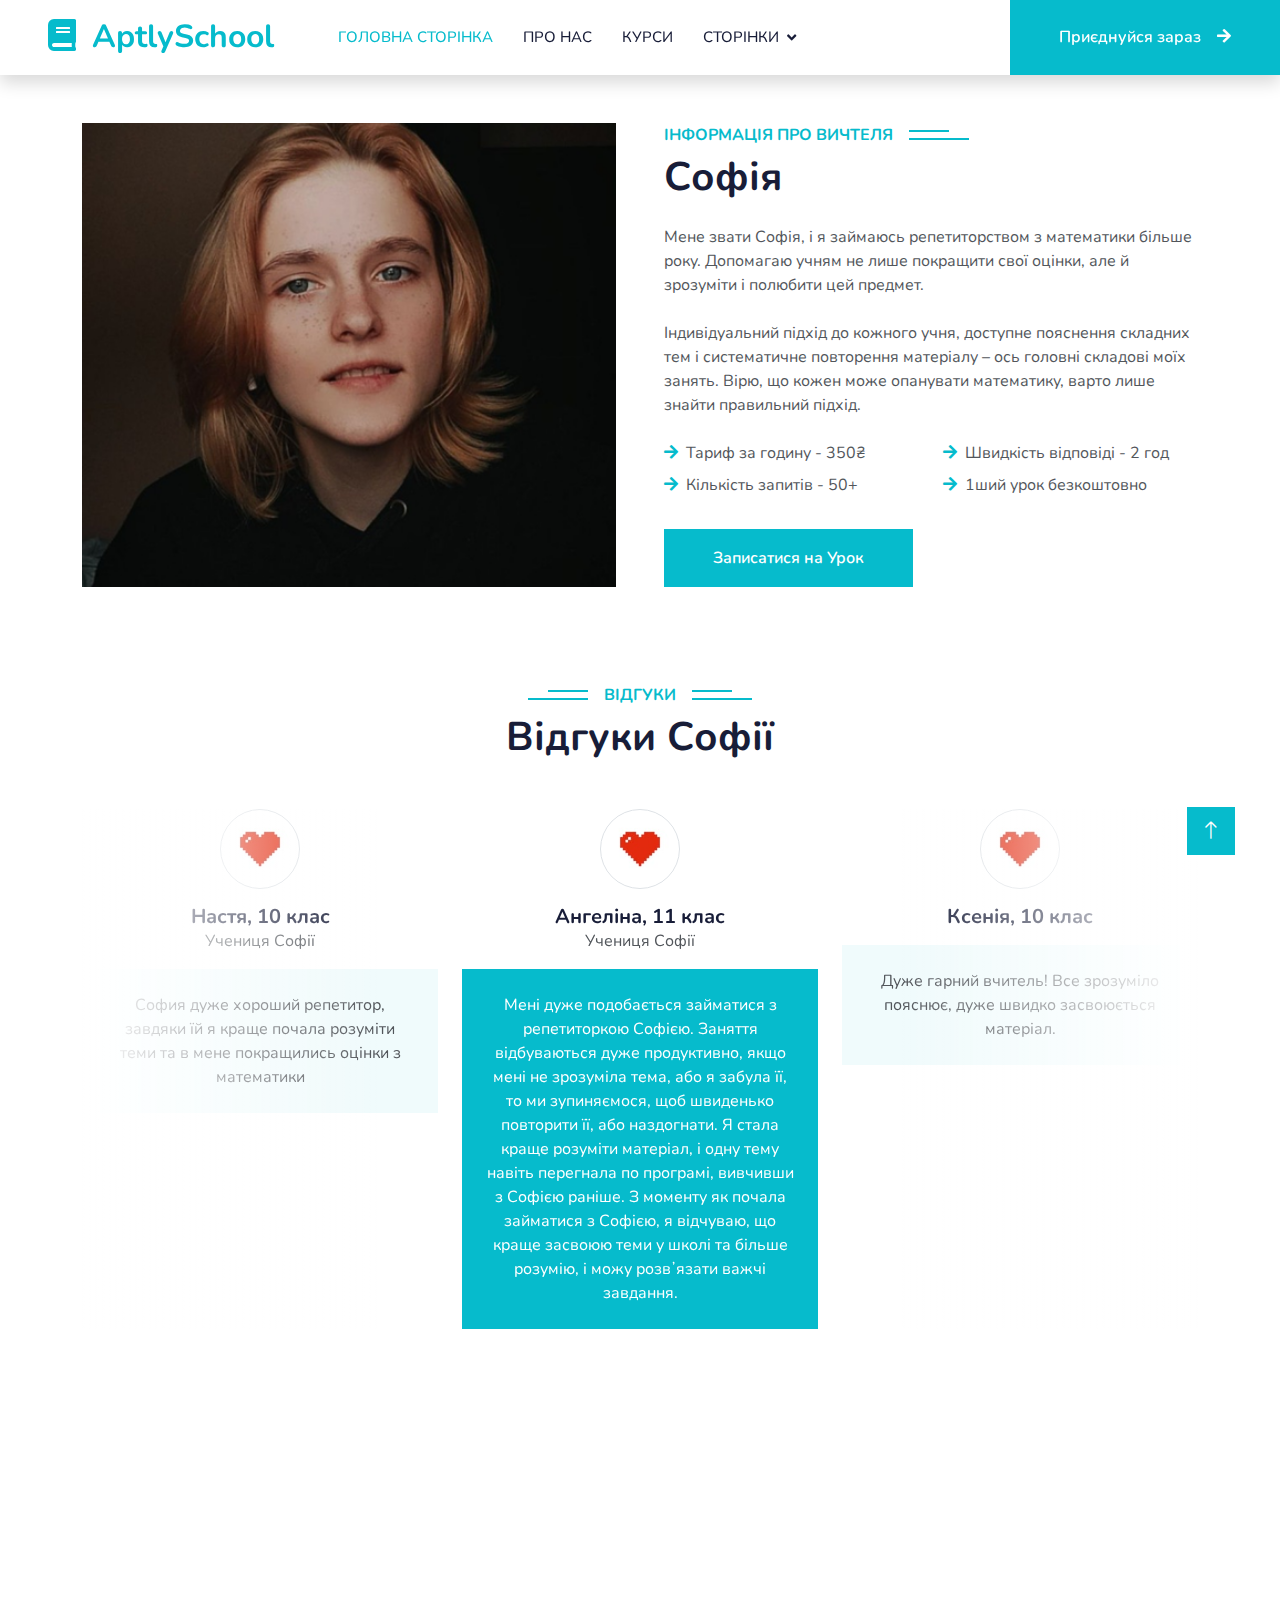
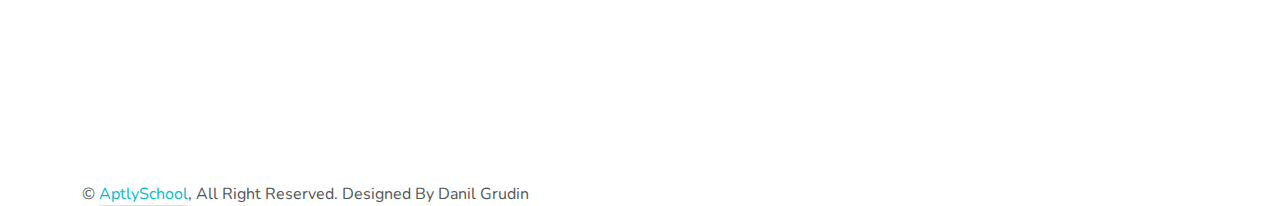
<file: info_sonia.html>
<!DOCTYPE html>
<html lang="en">

<head>
    <meta charset="utf-8">
    <title>AptlySchool</title>
    <meta content="width=device-width, initial-scale=1.0" name="viewport">
    <meta content="" name="keywords">
    <meta content="" name="description">

    <!-- Favicon -->
    <link rel="Shortcut Icon" href="/img/favicon.png">
    <!-- Google Web Fonts -->
    <link rel="preconnect" href="https://fonts.googleapis.com">
    <link rel="preconnect" href="https://fonts.gstatic.com" crossorigin>
    <link href="https://fonts.googleapis.com/css2?family=Heebo:wght@400;500;600&family=Nunito:wght@600;700;800&display=swap" rel="stylesheet">

    <!-- Icon Font Stylesheet -->
    <link href="https://cdnjs.cloudflare.com/ajax/libs/font-awesome/5.10.0/css/all.min.css" rel="stylesheet">
    <link href="https://cdn.jsdelivr.net/npm/bootstrap-icons@1.4.1/font/bootstrap-icons.css" rel="stylesheet">

    <!-- Libraries Stylesheet -->
    <link href="lib/animate/animate.min.css" rel="stylesheet">
    <link href="lib/owlcarousel/assets/owl.carousel.min.css" rel="stylesheet">

    <!-- Customized Bootstrap Stylesheet -->
    <link href="css/bootstrap.min.css" rel="stylesheet">

    <!-- Template Stylesheet -->
    <link href="css/style.css" rel="stylesheet">
</head>

<body>
        <!-- Navbar Start -->
        <nav class="navbar navbar-expand-lg bg-white navbar-light shadow sticky-top p-0">
            <a href="index.html" class="navbar-brand d-flex align-items-center px-4 px-lg-5">
                <h2 class="m-0 text-primary"><i class="fa fa-book me-3"></i>AptlySchool</h2>
            </a>
            <button type="button" class="navbar-toggler me-4" data-bs-toggle="collapse" data-bs-target="#navbarCollapse">
                <span class="navbar-toggler-icon"></span>
            </button>
            <div class="collapse navbar-collapse" id="navbarCollapse">
                <div class="navbar-nav ms-auto p-4 p-lg-0">
                    <a href="index.html" class="nav-item nav-link active">Головна сторінка</a>
                    <a href="about.html" class="nav-item nav-link">Про нас</a>
                    <a href="courses.html" class="nav-item nav-link">Курси</a>
                    <div class="nav-item dropdown">
                        <a href="#" class="nav-link dropdown-toggle" data-bs-toggle="dropdown">Сторінки</a>
                        <div class="dropdown-menu fade-down m-0">
                            <a href="teamM.html" class="dropdown-item">Вчителі з Математики</a>
                            <a href="teamA.html" class="dropdown-item">Вчителі з Англійської мови</a>
                            <a href="testimonial.html" class="dropdown-item">Відгуки</a>
                        </div>
                    </div>
                    <!-- <a href="contact.html" class="nav-item nav-link">Контакнта інформація</a> -->
                </div>
                <a href="" class="btn btn-primary py-4 px-lg-5 d-none d-lg-block">Приєднуйся зараз<i class="fa fa-arrow-right ms-3"></i></a>
            </div>
        </nav>
        <!-- Navbar End -->

        <!-- Info teacher -->
    <div class="container-xxl py-5">
        <div class="container">
            <div class="row g-5">
                <div class="col-lg-6 wow fadeInUp" data-wow-delay="0.1s" style="min-height: 400px;">
                    <div class="position-relative h-100">
                        <img class="img-fluid position-absolute w-100 h-100" src="img/team/Sonia.png" alt="" style="object-fit: cover;">
                    </div>
                </div>
                <div class="col-lg-6 wow fadeInUp" data-wow-delay="0.3s">
                    <h6 class="section-title bg-white text-start text-primary pe-3">Інформація про вичтеля</h6>
                    <h1 class="mb-4">Софія</h1>
                    <p class="mb-4">Мене звати Софія, і я займаюсь репетиторством з математики більше року. Допомагаю учням не лише покращити свої оцінки, але й зрозуміти і полюбити цей предмет.</p>
                    <p class="mb-4">Індивідуальний підхід до кожного учня, доступне пояснення складних тем і систематичне повторення матеріалу – ось головні складові моїх занять. Вірю, що кожен може опанувати математику, варто лише знайти правильний підхід.</p>
                    <div class="row gy-2 gx-4 mb-4">
                        <div class="col-sm-6">
                            <p class="mb-0"><i class="fa fa-arrow-right text-primary me-2"></i>Тариф за годину - 350₴</p>
                        </div>
                        <div class="col-sm-6">
                            <p class="mb-0"><i class="fa fa-arrow-right text-primary me-2"></i>Швидкість відповіді - 2 год</p>
                        </div>
                        <div class="col-sm-6">
                            <p class="mb-0"><i class="fa fa-arrow-right text-primary me-2"></i>Кількість запитів - 50+</p>
                        </div>
                        <div class="col-sm-6">
                            <p class="mb-0"><i class="fa fa-arrow-right text-primary me-2"></i>1ший урок безкоштовно</p>
                        </div>
                        <!-- <div class="col-sm-6">
                            <p class="mb-0"><i class="fa fa-arrow-right text-primary me-2"></i>Нужно придумать</p>
                        </div> -->
                    </div>
                    <a class="btn btn-primary py-3 px-5 mt-2" href="">Записатися на Урок</a>
                </div>
            </div>
        </div>
    </div>
        <!-- Info teacher -->


        <!-- Testimonial Start -->
    <div class="container-xxl py-5 wow fadeInUp" data-wow-delay="0.1s">
        <div class="container">
            <div class="text-center">
                <h6 class="section-title bg-white text-center text-primary px-3">Відгуки</h6>
                <h1 class="mb-5">Відгуки Софії</h1>
            </div>
            <div class="owl-carousel testimonial-carousel position-relative">
                <div class="testimonial-item text-center">
                    <img class="border rounded-circle p-2 mx-auto mb-3" src="img/testimonial-1.jpg" style="width: 80px; height: 80px;">
                    <h5 class="mb-0">Ангеліна, 11 клас</h5>
                    <p>Учениця Софії</p>
                    <div class="testimonial-text bg-light text-center p-4">
                    <p class="mb-0">Мені дуже подобається займатися з репетиторкою Софією. Заняття відбуваються дуже продуктивно, якщо мені не зрозуміла тема, або я забула її, то ми зупиняємося, щоб швиденько повторити її, або наздогнати. Я стала краще розуміти матеріал, і одну тему навіть перегнала по програмі, вивчивши з Софією раніше. З моменту як почала займатися з Софією, я відчуваю, що краще засвоюю теми у школі та більше розумію, і можу розвʼязати важчі завдання.</p>
                    </div>
                </div>
                <div class="testimonial-item text-center">
                    <img class="border rounded-circle p-2 mx-auto mb-3" src="img/testimonial-2.jpg" style="width: 80px; height: 80px;">
                    <h5 class="mb-0">
                        Ксенія, 10 клас</h5>
                    <p></p>
                    <div class="testimonial-text bg-light text-center p-4">
                    <p class="mb-0">Дуже гарний вчитель! Все зрозуміло пояснює, дуже швидко засвоюється матеріал.</p>
                    </div>
                </div>
                <!-- <div class="testimonial-item text-center">
                    <img class="border rounded-circle p-2 mx-auto mb-3" src="img/testimonial-3.jpg" style="width: 80px; height: 80px;">
                    <h5 class="mb-0">
                        Платон 6 клас</h5>
                    <p>Учень</p>
                    <div class="testimonial-text bg-light text-center p-4">
                    <p class="mb-0">Наш син 10 років займається з Андрієм математикою 4 місяці, за цей час він зміг підтягнути шкільну програму, суттєво покращити свої знання і оцінки в школі. Методики викладання вчителя сучасні, він вміє знайти підхід і заохотити дитину до навчання. Всіляко рекомендуємо!</p>
                    </div>
                </div> -->
                <div class="testimonial-item text-center">
                    <img class="border rounded-circle p-2 mx-auto mb-3" src="img/testimonial-4.jpg" style="width: 80px; height: 80px;">
                    <h5 class="mb-0">Настя, 10 клас</h5>
                    <p>Учениця Софії</p>
                    <div class="testimonial-text bg-light text-center p-4">
                    <p class="mb-0">София дуже хороший репетитор, завдяки їй я краще почала розуміти теми та в мене покращились оцінки з математики</p>
                    </div>
                </div>
            </div>
        </div>
    </div>
    <!-- Testimonial End -->


        <!-- Back to Top -->
    <a href="#" class="btn btn-lg btn-primary btn-lg-square back-to-top"><i class="bi bi-arrow-up"></i></a>

    <!-- Footer Start -->
    <div class="container-fluid bg-dark text-light footer pt-5 mt-5 wow fadeIn" data-wow-delay="0.1s">
        <div class="container py-5">
            <div class="row g-5">
                <div class="col-lg-3 col-md-6">
                    <h4 class="text-white mb-3">Швидка інформація</h4>
                    <a class="btn btn-link" href="">Про нас</a>
                    <a class="btn btn-link" href="">Контактна інформація</a>
                    <!-- <a class="btn btn-link" href="">Privacy Policy</a> -->
                    <!-- <a class="btn btn-link" href="">Terms & Condition</a>
                    <a class="btn btn-link" href="">FAQs & Help</a> -->
                </div>
                <div class="col-lg-3 col-md-6">
                    <h4 class="text-white mb-3">Контактна інформація</h4>
                    <p class="mb-2"><i class="fa fa-map-marker-alt me-3"></i>Київ, Україна</p>
                    <p class="mb-2"><i class="fa fa-phone-alt me-3"></i>+380ххххххх</p>
                    <p class="mb-2"><i class="fa fa-envelope me-3"></i>xxxxxxxxxxxx@gmail.com</p>
                    <div class="d-flex pt-2">
                        <a target="_blank" class="btn btn-outline-light btn-social" href="https://t.me/Nazarchekf"><i class="fab fa-telegram"></i></a>
                        <a target="_blank" class="btn btn-outline-light btn-social" href=""><i class="fab fa-facebook-f"></i></a>
                        <a target="_blank" class="btn btn-outline-light btn-social" href=""><i class="fab fa-youtube"></i></a>
                        <a target="_blank" class="btn btn-outline-light btn-social" href=""><i class="fab fa-instagram"></i></a>
                    </div>
                </div>
                </div>
                <!-- <div class="col-lg-3 col-md-6">
                    <h4 class="text-white mb-3">Newsletter</h4>
                    <p>Dolor amet sit justo amet elitr clita ipsum elitr est.</p>
                    <div class="position-relative mx-auto" style="max-width: 400px;">
                        <input class="form-control border-0 w-100 py-3 ps-4 pe-5" type="text" placeholder="Your email">
                        <button type="button" class="btn btn-primary py-2 position-absolute top-0 end-0 mt-2 me-2">SignUp</button>
                    </div>
                </div> -->
            </div>
        </div>
        <div class="container">
            <div class="copyright">
                <div class="row">
                    <div class="col-md-6 text-center text-md-start mb-3 mb-md-0">
                        &copy; <a class="border-bottom" href="#">AptlySchool</a>, All Right Reserved.

                        <!--/*** This template is free as long as you keep the footer author’s credit link/attribution link/backlink. If you'd like to use the template without the footer author’s credit link/attribution link/backlink, you can purchase the Credit Removal License from "https://htmlcodex.com/credit-removal". Thank you for your support. ***/-->
                        Designed By Danil Grudin<a class="border-bottom" href=""></a>
                    </div>
                    <div class="col-md-6 text-center text-md-end">
                        <!-- <div class="footer-menu">
                            <a href="">Home</a>
                            <a href="">Cookies</a>
                            <a href="">Help</a>
                            <a href="">FQAs</a>
                        </div> -->
                    </div>
                </div>
            </div>
        </div>
    </div>
    <!-- Footer End -->

    <!-- JavaScript Libraries -->
    <script src="https://code.jquery.com/jquery-3.4.1.min.js"></script>
    <script src="https://cdn.jsdelivr.net/npm/bootstrap@5.0.0/dist/js/bootstrap.bundle.min.js"></script>
    <script src="lib/wow/wow.min.js"></script>
    <script src="lib/easing/easing.min.js"></script>
    <script src="lib/waypoints/waypoints.min.js"></script>
    <script src="lib/owlcarousel/owl.carousel.min.js"></script>

    <!-- Template Javascript -->
    <script src="js/main.js"></script>
</body>

</html>
</file>
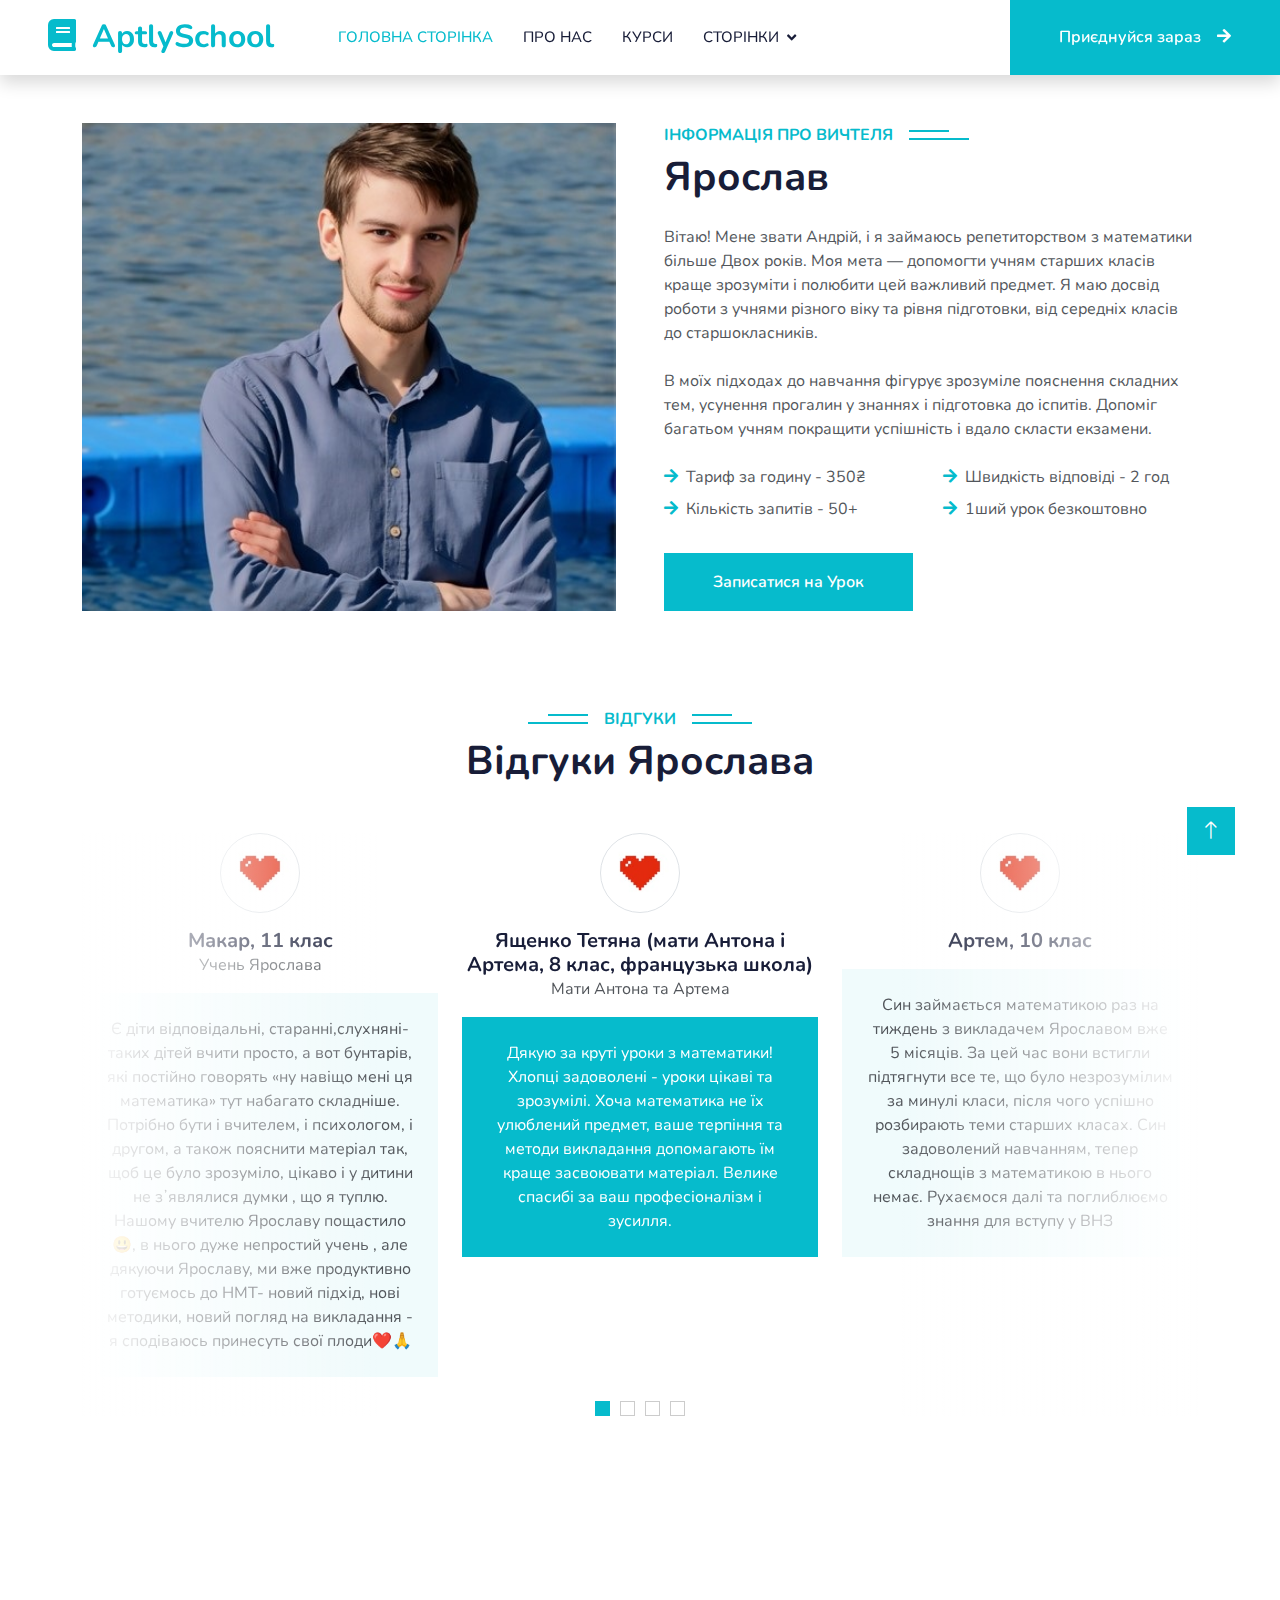
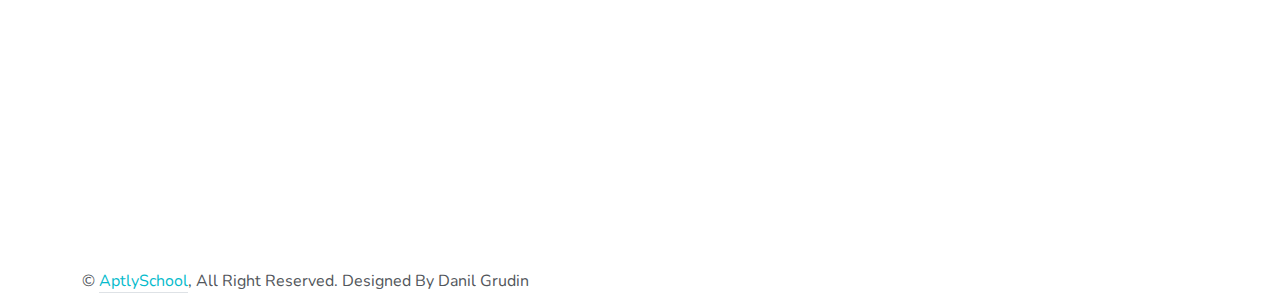
<file: info_yaroslav.html>
<!DOCTYPE html>
<html lang="en">

<head>
    <meta charset="utf-8">
    <title>AptlySchool</title>
    <meta content="width=device-width, initial-scale=1.0" name="viewport">
    <meta content="" name="keywords">
    <meta content="" name="description">

    <!-- Favicon -->
    <link rel="Shortcut Icon" href="/img/favicon.png">
    <!-- Google Web Fonts -->
    <link rel="preconnect" href="https://fonts.googleapis.com">
    <link rel="preconnect" href="https://fonts.gstatic.com" crossorigin>
    <link href="https://fonts.googleapis.com/css2?family=Heebo:wght@400;500;600&family=Nunito:wght@600;700;800&display=swap" rel="stylesheet">

    <!-- Icon Font Stylesheet -->
    <link href="https://cdnjs.cloudflare.com/ajax/libs/font-awesome/5.10.0/css/all.min.css" rel="stylesheet">
    <link href="https://cdn.jsdelivr.net/npm/bootstrap-icons@1.4.1/font/bootstrap-icons.css" rel="stylesheet">

    <!-- Libraries Stylesheet -->
    <link href="lib/animate/animate.min.css" rel="stylesheet">
    <link href="lib/owlcarousel/assets/owl.carousel.min.css" rel="stylesheet">

    <!-- Customized Bootstrap Stylesheet -->
    <link href="css/bootstrap.min.css" rel="stylesheet">

    <!-- Template Stylesheet -->
    <link href="css/style.css" rel="stylesheet">
</head>

<body>
        <!-- Navbar Start -->
        <nav class="navbar navbar-expand-lg bg-white navbar-light shadow sticky-top p-0">
            <a href="index.html" class="navbar-brand d-flex align-items-center px-4 px-lg-5">
                <h2 class="m-0 text-primary"><i class="fa fa-book me-3"></i>AptlySchool</h2>
            </a>
            <button type="button" class="navbar-toggler me-4" data-bs-toggle="collapse" data-bs-target="#navbarCollapse">
                <span class="navbar-toggler-icon"></span>
            </button>
            <div class="collapse navbar-collapse" id="navbarCollapse">
                <div class="navbar-nav ms-auto p-4 p-lg-0">
                    <a href="index.html" class="nav-item nav-link active">Головна сторінка</a>
                    <a href="about.html" class="nav-item nav-link">Про нас</a>
                    <a href="courses.html" class="nav-item nav-link">Курси</a>
                    <div class="nav-item dropdown">
                        <a href="#" class="nav-link dropdown-toggle" data-bs-toggle="dropdown">Сторінки</a>
                        <div class="dropdown-menu fade-down m-0">
                            <a href="teamM.html" class="dropdown-item">Вчителі з Математики</a>
                            <a href="teamA.html" class="dropdown-item">Вчителі з Англійської мови</a>
                            <a href="testimonial.html" class="dropdown-item">Відгуки</a>
                        </div>
                    </div>
                    <!-- <a href="contact.html" class="nav-item nav-link">Контакнта інформація</a> -->
                </div>
                <a href="" class="btn btn-primary py-4 px-lg-5 d-none d-lg-block">Приєднуйся зараз<i class="fa fa-arrow-right ms-3"></i></a>
            </div>
        </nav>
        <!-- Navbar End -->

        <!-- Info teacher -->
    <div class="container-xxl py-5">
        <div class="container">
            <div class="row g-5">
                <div class="col-lg-6 wow fadeInUp" data-wow-delay="0.1s" style="min-height: 400px;">
                    <div class="position-relative h-100">
                        <img class="img-fluid position-absolute w-100 h-100" src="img/team/Yaroslav.jpg" alt="" style="object-fit: cover;">
                    </div>
                </div>
                <div class="col-lg-6 wow fadeInUp" data-wow-delay="0.3s">
                    <h6 class="section-title bg-white text-start text-primary pe-3">Інформація про вичтеля</h6>
                    <h1 class="mb-4">Ярослав</h1>
                    <p class="mb-4">Вітаю! Мене звати Андрій, і я займаюсь репетиторством з математики більше Двох років. Моя мета — допомогти учням старших класів краще зрозуміти і полюбити цей важливий предмет. Я маю досвід роботи з учнями різного віку та рівня підготовки, від середніх класів до старшокласників.</p>
                    <p class="mb-4"> В моїх підходах до навчання фігурує зрозуміле пояснення складних тем, усунення прогалин у знаннях і підготовка до іспитів. Допоміг багатьом учням покращити успішність і вдало скласти екзамени.</p>
                    <div class="row gy-2 gx-4 mb-4">
                        <div class="col-sm-6">
                            <p class="mb-0"><i class="fa fa-arrow-right text-primary me-2"></i>Тариф за годину - 350₴</p>
                        </div>
                        <div class="col-sm-6">
                            <p class="mb-0"><i class="fa fa-arrow-right text-primary me-2"></i>Швидкість відповіді - 2 год</p>
                        </div>
                        <div class="col-sm-6">
                            <p class="mb-0"><i class="fa fa-arrow-right text-primary me-2"></i>Кількість запитів - 50+</p>
                        </div>
                        <div class="col-sm-6">
                            <p class="mb-0"><i class="fa fa-arrow-right text-primary me-2"></i>1ший урок безкоштовно</p>
                        </div>
                        <!-- <div class="col-sm-6">
                            <p class="mb-0"><i class="fa fa-arrow-right text-primary me-2"></i>Нужно придумать</p>
                        </div> -->
                    </div>
                    <a class="btn btn-primary py-3 px-5 mt-2" href="">Записатися на Урок</a>
                </div>
            </div>
        </div>
    </div>
        <!-- Info teacher -->


        <!-- Testimonial Start -->
    <div class="container-xxl py-5 wow fadeInUp" data-wow-delay="0.1s">
        <div class="container">
            <div class="text-center">
                <h6 class="section-title bg-white text-center text-primary px-3">Відгуки</h6>
                <h1 class="mb-5">Відгуки Ярослава</h1>
            </div>
            <div class="owl-carousel testimonial-carousel position-relative">
                <div class="testimonial-item text-center">
                    <img class="border rounded-circle p-2 mx-auto mb-3" src="img/testimonial-1.jpg" style="width: 80px; height: 80px;">
                    <h5 class="mb-0">Ященко Тетяна (мати Антона і Артема, 8 клас, французька школа)</h5>
                    <p>Мати Антона та Артема</p>
                    <div class="testimonial-text bg-light text-center p-4">
                    <p class="mb-0">Дякую за круті уроки з математики!  Хлопці задоволені - уроки цікаві та зрозумілі. Хоча математика не їх улюблений предмет, ваше терпіння та методи викладання допомагають їм краще засвоювати матеріал. Велике спасибі за ваш професіоналізм і зусилля.</p>
                    </div>
                </div>
                <div class="testimonial-item text-center">
                    <img class="border rounded-circle p-2 mx-auto mb-3" src="img/testimonial-2.jpg" style="width: 80px; height: 80px;">
                    <h5 class="mb-0">
                        Артем, 10 клас</h5>
                    <p></p>
                    <div class="testimonial-text bg-light text-center p-4">
                    <p class="mb-0">Син займається математикою раз на тиждень з викладачем Ярославом вже 5 місяців. За цей час вони встигли підтягнути все те, що було незрозумілим за минулі класи, після чого успішно розбирають теми старших класах.
                        Син задоволений навчанням, тепер складнощів з математикою в нього немає. Рухаємося далі та поглиблюємо знання для вступу у ВНЗ</p>
                    </div>
                </div>
                <div class="testimonial-item text-center">
                    <img class="border rounded-circle p-2 mx-auto mb-3" src="img/testimonial-3.jpg" style="width: 80px; height: 80px;">
                    <h5 class="mb-0">
                        Денис, 6 клас</h5>
                    <p>Учень Ярослава</p>
                    <div class="testimonial-text bg-light text-center p-4">
                    <p class="mb-0">Рекомендую!!! Цікавий підхід до викладання матеріалу. Доступно, зрозуміло! Дитина з задоволенням підключається до занять!</p>
                    </div>
                </div>
                <div class="testimonial-item text-center">
                    <img class="border rounded-circle p-2 mx-auto mb-3" src="img/testimonial-4.jpg" style="width: 80px; height: 80px;">
                    <h5 class="mb-0">Макар, 11 клас</h5>
                    <p>Учень Ярослава</p>
                    <div class="testimonial-text bg-light text-center p-4">
                    <p class="mb-0">Є діти відповідальні, старанні,слухняні- таких дітей вчити просто, а вот бунтарів, які постійно говорять «ну навіщо мені ця математика» тут набагато складніше. Потрібно бути і вчителем, і психологом, і другом, а також пояснити матеріал так, щоб це було зрозуміло, цікаво і у дитини не зʼявлялися  думки , що я туплю. Нашому вчителю Ярославу пощастило😃, в нього дуже непростий учень , але дякуючи  Ярославу, ми вже продуктивно готуємось до НМТ- новий підхід, нові методики, новий погляд на викладання - я сподіваюсь принесуть свої плоди❤️🙏</p>
                    </div>
                </div>
            </div>
        </div>
    </div>
    <!-- Testimonial End -->


        <!-- Back to Top -->
    <a href="#" class="btn btn-lg btn-primary btn-lg-square back-to-top"><i class="bi bi-arrow-up"></i></a>

    <!-- Footer Start -->
    <div class="container-fluid bg-dark text-light footer pt-5 mt-5 wow fadeIn" data-wow-delay="0.1s">
        <div class="container py-5">
            <div class="row g-5">
                <div class="col-lg-3 col-md-6">
                    <h4 class="text-white mb-3">Швидка інформація</h4>
                    <a class="btn btn-link" href="">Про нас</a>
                    <a class="btn btn-link" href="">Контактна інформація</a>
                    <!-- <a class="btn btn-link" href="">Privacy Policy</a> -->
                    <!-- <a class="btn btn-link" href="">Terms & Condition</a>
                    <a class="btn btn-link" href="">FAQs & Help</a> -->
                </div>
                <div class="col-lg-3 col-md-6">
                    <h4 class="text-white mb-3">Контактна інформація</h4>
                    <p class="mb-2"><i class="fa fa-map-marker-alt me-3"></i>Київ, Україна</p>
                    <p class="mb-2"><i class="fa fa-phone-alt me-3"></i>+380ххххххх</p>
                    <p class="mb-2"><i class="fa fa-envelope me-3"></i>xxxxxxxxxxxx@gmail.com</p>
                    <div class="d-flex pt-2">
                        <a target="_blank" class="btn btn-outline-light btn-social" href="https://t.me/Nazarchekf"><i class="fab fa-telegram"></i></a>
                        <a target="_blank" class="btn btn-outline-light btn-social" href=""><i class="fab fa-facebook-f"></i></a>
                        <a target="_blank" class="btn btn-outline-light btn-social" href=""><i class="fab fa-youtube"></i></a>
                        <a target="_blank" class="btn btn-outline-light btn-social" href=""><i class="fab fa-instagram"></i></a>
                    </div>
                </div>
                </div>
                <!-- <div class="col-lg-3 col-md-6">
                    <h4 class="text-white mb-3">Newsletter</h4>
                    <p>Dolor amet sit justo amet elitr clita ipsum elitr est.</p>
                    <div class="position-relative mx-auto" style="max-width: 400px;">
                        <input class="form-control border-0 w-100 py-3 ps-4 pe-5" type="text" placeholder="Your email">
                        <button type="button" class="btn btn-primary py-2 position-absolute top-0 end-0 mt-2 me-2">SignUp</button>
                    </div>
                </div> -->
            </div>
        </div>
        <div class="container">
            <div class="copyright">
                <div class="row">
                    <div class="col-md-6 text-center text-md-start mb-3 mb-md-0">
                        &copy; <a class="border-bottom" href="#">AptlySchool</a>, All Right Reserved.

                        <!--/*** This template is free as long as you keep the footer author’s credit link/attribution link/backlink. If you'd like to use the template without the footer author’s credit link/attribution link/backlink, you can purchase the Credit Removal License from "https://htmlcodex.com/credit-removal". Thank you for your support. ***/-->
                        Designed By Danil Grudin<a class="border-bottom" href=""></a>
                    </div>
                    <div class="col-md-6 text-center text-md-end">
                        <!-- <div class="footer-menu">
                            <a href="">Home</a>
                            <a href="">Cookies</a>
                            <a href="">Help</a>
                            <a href="">FQAs</a>
                        </div> -->
                    </div>
                </div>
            </div>
        </div>
    </div>
    <!-- Footer End -->

    <!-- JavaScript Libraries -->
    <script src="https://code.jquery.com/jquery-3.4.1.min.js"></script>
    <script src="https://cdn.jsdelivr.net/npm/bootstrap@5.0.0/dist/js/bootstrap.bundle.min.js"></script>
    <script src="lib/wow/wow.min.js"></script>
    <script src="lib/easing/easing.min.js"></script>
    <script src="lib/waypoints/waypoints.min.js"></script>
    <script src="lib/owlcarousel/owl.carousel.min.js"></script>

    <!-- Template Javascript -->
    <script src="js/main.js"></script>
</body>

</html>
</file>
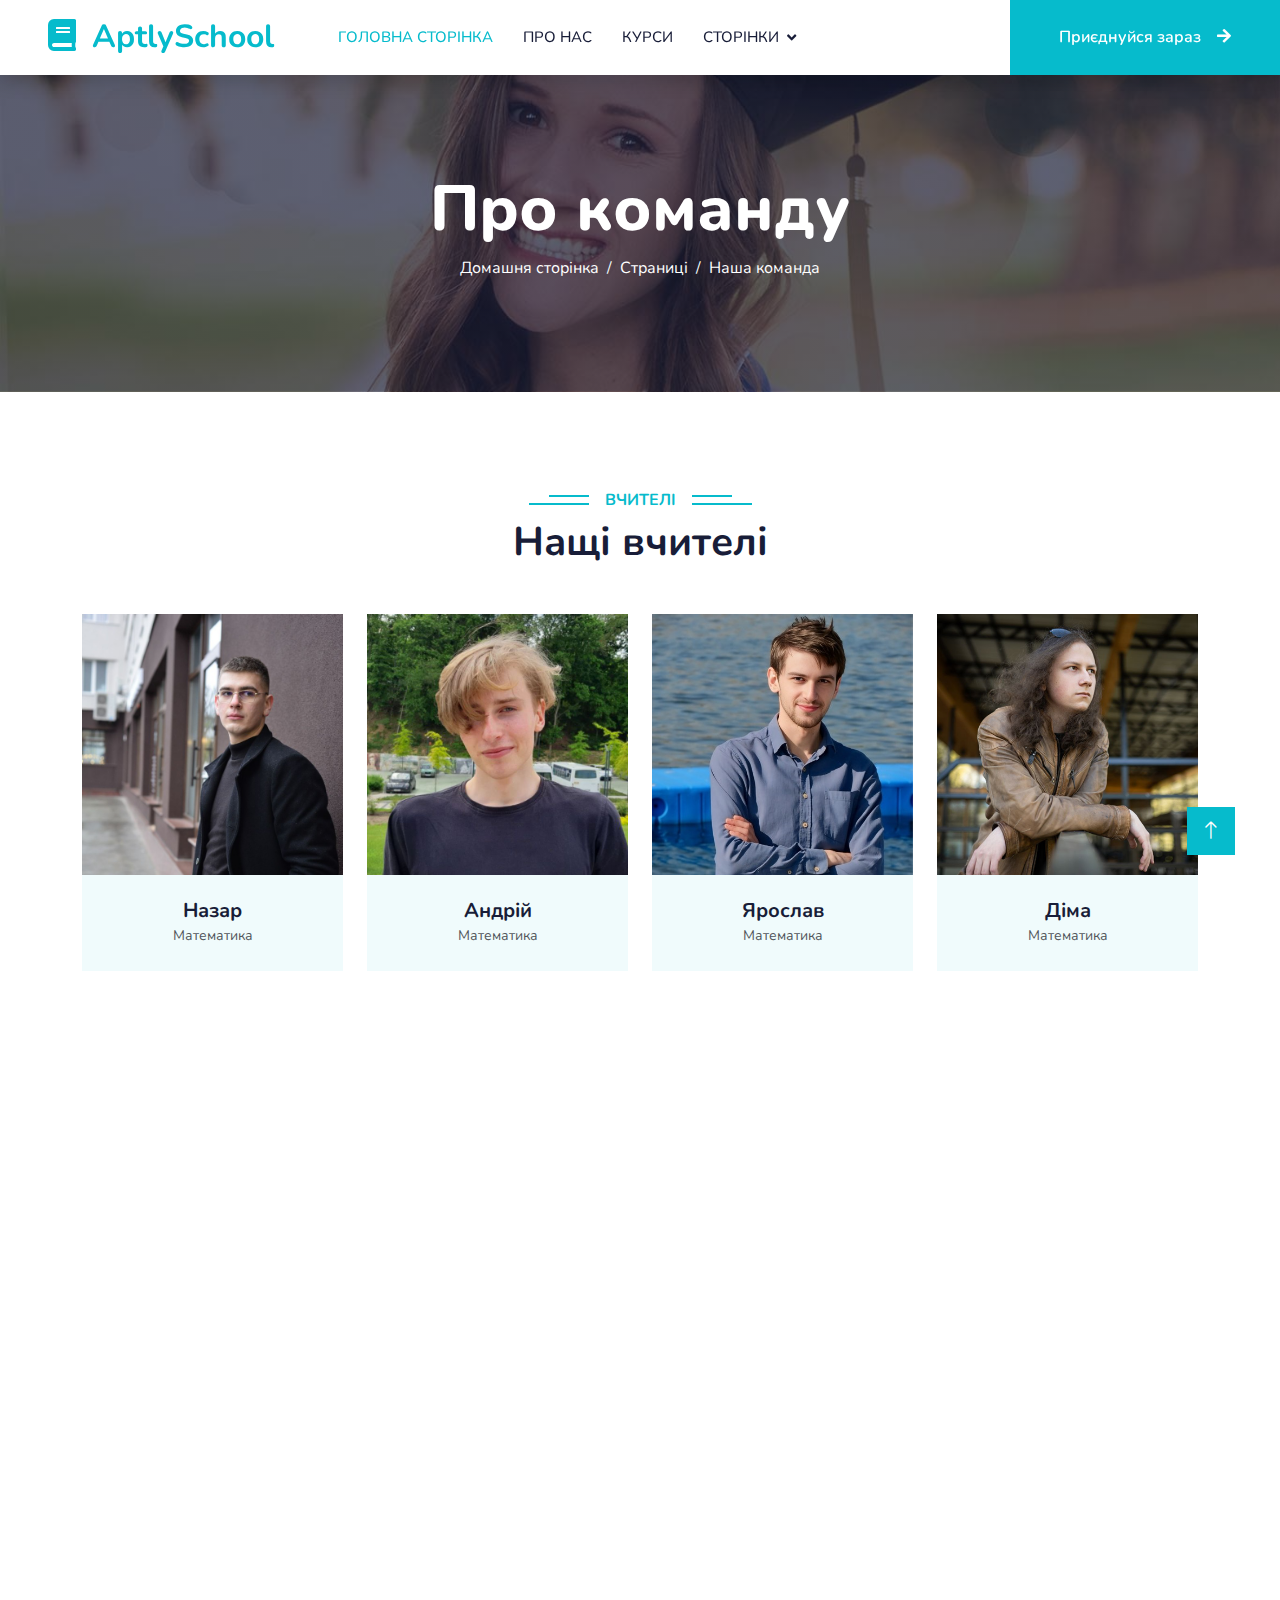
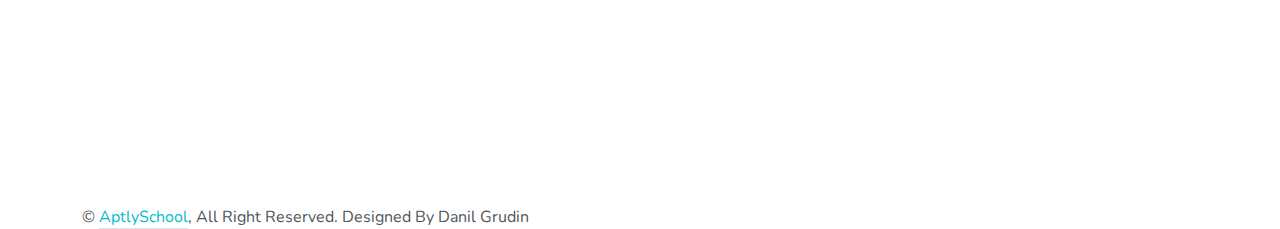
<file: team.html>
<!DOCTYPE html>
<html lang="en">

<head>
    <meta charset="utf-8">
    <title>AptlySchool</title>
    <meta content="width=device-width, initial-scale=1.0" name="viewport">
    <meta content="" name="keywords">
    <meta content="" name="description">

    <!-- Favicon -->
    <link rel="Shortcut Icon" href="/img/favicon.png">

    <!-- Google Web Fonts -->
    <link rel="preconnect" href="https://fonts.googleapis.com">
    <link rel="preconnect" href="https://fonts.gstatic.com" crossorigin>
    <link href="https://fonts.googleapis.com/css2?family=Heebo:wght@400;500;600&family=Nunito:wght@600;700;800&display=swap" rel="stylesheet">

    <!-- Icon Font Stylesheet -->
    <link href="https://cdnjs.cloudflare.com/ajax/libs/font-awesome/5.10.0/css/all.min.css" rel="stylesheet">
    <link href="https://cdn.jsdelivr.net/npm/bootstrap-icons@1.4.1/font/bootstrap-icons.css" rel="stylesheet">

    <!-- Libraries Stylesheet -->
    <link href="lib/animate/animate.min.css" rel="stylesheet">
    <link href="lib/owlcarousel/assets/owl.carousel.min.css" rel="stylesheet">

    <!-- Customized Bootstrap Stylesheet -->
    <link href="css/bootstrap.min.css" rel="stylesheet">

    <!-- Template Stylesheet -->
    <link href="css/style.css" rel="stylesheet">
</head>

<body>
    <!-- Spinner Start -->
    <div id="spinner" class="show bg-white position-fixed translate-middle w-100 vh-100 top-50 start-50 d-flex align-items-center justify-content-center">
        <div class="spinner-border text-primary" style="width: 3rem; height: 3rem;" role="status">
            <span class="sr-only">Loading...</span>
        </div>
    </div>
    <!-- Spinner End -->


    <!-- Navbar Start -->
    <nav class="navbar navbar-expand-lg bg-white navbar-light shadow sticky-top p-0">
        <a href="index.html" class="navbar-brand d-flex align-items-center px-4 px-lg-5">
            <h2 class="m-0 text-primary"><i class="fa fa-book me-3"></i>AptlySchool</h2>
        </a>
        <button type="button" class="navbar-toggler me-4" data-bs-toggle="collapse" data-bs-target="#navbarCollapse">
            <span class="navbar-toggler-icon"></span>
        </button>
        <div class="collapse navbar-collapse" id="navbarCollapse">
            <div class="navbar-nav ms-auto p-4 p-lg-0">
                <a href="index.html" class="nav-item nav-link active">Головна сторінка</a>
                <a href="about.html" class="nav-item nav-link">Про нас</a>
                <a href="courses.html" class="nav-item nav-link">Курси</a>
                <div class="nav-item dropdown">
                    <a href="#" class="nav-link dropdown-toggle" data-bs-toggle="dropdown">Сторінки</a>
                    <div class="dropdown-menu fade-down m-0">
                        <a href="team.html" class="dropdown-item">Наша команда</a>
                        <a href="testimonial.html" class="dropdown-item">Відгуки</a>
                        <a href="404.html" class="dropdown-item">404 Page</a>
                    </div>
                </div>
                <!-- <a href="contact.html" class="nav-item nav-link">Контакнта інформація</a> -->
            </div>
            <a href="" class="btn btn-primary py-4 px-lg-5 d-none d-lg-block">Приєднуйся зараз<i class="fa fa-arrow-right ms-3"></i></a>
        </div>
    </nav>
    <!-- Navbar End -->


    <!-- Header Start -->
    <div class="container-fluid bg-primary py-5 mb-5 page-header">
        <div class="container py-5">
            <div class="row justify-content-center">
                <div class="col-lg-10 text-center">
                    <h1 class="display-3 text-white animated slideInDown">Про команду</h1>
                    <nav aria-label="breadcrumb">
                        <ol class="breadcrumb justify-content-center">
                            <li class="breadcrumb-item"><a class="text-white" href="#">Домашня сторінка</a></li>
                            <li class="breadcrumb-item"><a class="text-white" href="#">Страниці</a></li>
                            <li class="breadcrumb-item text-white active" aria-current="page">Наша команда</li>
                        </ol>
                    </nav>
                </div>
            </div>
        </div>
    </div>
    <!-- Header End -->


    <!-- Team Start -->
    <div class="container-xxl py-5">
        <div class="container">
            <div class="text-center wow fadeInUp" data-wow-delay="0.1s">
                <h6 class="section-title bg-white text-center text-primary px-3">Вчителі</h6>
                <h1 class="mb-5">Нащі вчителі</h1>
            </div>
            <div class="row g-4">
                <div class="col-lg-3 col-md-6 wow fadeInUp" data-wow-delay="0.1s">
                    <div class="team-item bg-light">
                        <div class="overflow-hidden">
                            <a href="/info_nazar.html">
                                <img class="img-fluid" src="img/team/Nazar.jpg" alt="">
                            </a>
                        </div>
                        <div class="text-center p-4">
                            <h5 class="mb-0">Назар</h5>
                            <small>Математика</small>
                        </div>
                    </div>
                </div>
                <div class="col-lg-3 col-md-6 wow fadeInUp" data-wow-delay="0.1s">
                    <div class="team-item bg-light">
                        <div class="overflow-hidden">
                            <a href="/info_andrew.html">
                                <img class="img-fluid" src="img/team/andrew_b.jpg" alt="">
                            </a>
                        </div>
                        <div class="text-center p-4">
                            <h5 class="mb-0">Андрій</h5>
                            <small>Математика</small>
                        </div>
                    </div>
                </div>
                <div class="col-lg-3 col-md-6 wow fadeInUp" data-wow-delay="0.1s">
                    <div class="team-item bg-light">
                        <div class="overflow-hidden">
                            <a href="/info_yaroslav.html">
                                <img class="img-fluid" src="img/team/Yaroslav.jpg" alt="">
                            </a>
                        </div>
                        <div class="text-center p-4">
                            <h5 class="mb-0">Ярослав</h5>
                            <small>Математика</small>
                        </div>
                    </div>
                </div>
                <div class="col-lg-3 col-md-6 wow fadeInUp" data-wow-delay="0.1s">
                    <div class="team-item bg-light">
                        <div class="overflow-hidden">
                            <a href="/info_dima.html">
                                <img class="img-fluid" src="img/team/Dima.png" alt="">
                            </a>
                        </div>
                        <div class="text-center p-4">
                            <h5 class="mb-0">Діма</h5>
                            <small>Математика</small>
                        </div>
                    </div>
                </div>
                <div class="col-lg-3 col-md-6 wow fadeInUp" data-wow-delay="0.1s">
                    <div class="team-item bg-light">
                        <div class="overflow-hidden">
                            <a href="/info_sonia.html">
                                <img class="img-fluid" src="img/team/Sonia.png" alt="">
                            </a>
                        </div>
                        <div class="text-center p-4">
                            <h5 class="mb-0">Софія</h5>
                            <small>Математика</small>
                        </div>
                    </div>
                </div>
                <div class="col-lg-3 col-md-6 wow fadeInUp" data-wow-delay="0.1s">
                    <div class="team-item bg-light">
                        <div class="overflow-hidden">
                            <a href="/info_dima2.html">
                                <img class="img-fluid" src="img/team/Dima2.png" alt="">
                            </a>
                        </div>
                        <div class="text-center p-4">
                            <h5 class="mb-0">Дмитро</h5>
                            <small>Англійська</small>
                        </div>
                    </div>
                </div>
                <div class="col-lg-3 col-md-6 wow fadeInUp" data-wow-delay="0.1s">
                    <div class="team-item bg-light">
                        <div class="overflow-hidden">
                            <a href="/info_sonia.html">
                                <img class="img-fluid" src="img/team/Sonia.png" alt="">
                            </a>
                        </div>
                        <div class="text-center p-4">
                            <h5 class="mb-0">Софія</h5>
                            <small>Математик</small>
                        </div>
                    </div>
                </div>
                <div class="col-lg-3 col-md-6 wow fadeInUp" data-wow-delay="0.1s">
                    <div class="team-item bg-light">
                        <div class="overflow-hidden">
                            <a href="/info_sonia.html">
                                <img class="img-fluid" src="img/team/Sonia.png" alt="">
                            </a>
                        </div>
                        <div class="text-center p-4">
                            <h5 class="mb-0">Софія</h5>
                            <small>Математик</small>
                        </div>
                    </div>
                </div>
            </div>
        </div>
    </div>
    <!-- Team End -->
        

    <!-- Footer Start -->
    <div class="container-fluid bg-dark text-light footer pt-5 mt-5 wow fadeIn" data-wow-delay="0.1s">
        <div class="container py-5">
            <div class="row g-5">
                <div class="col-lg-3 col-md-6">
                    <h4 class="text-white mb-3">Швидка інформація</h4>
                    <a class="btn btn-link" href="">Про нас</a>
                    <a class="btn btn-link" href="">Контактна інформація</a>
                    <!-- <a class="btn btn-link" href="">Privacy Policy</a> -->
                    <!-- <a class="btn btn-link" href="">Terms & Condition</a>
                    <a class="btn btn-link" href="">FAQs & Help</a> -->
                </div>
                <div class="col-lg-3 col-md-6">
                    <h4 class="text-white mb-3">Контактна інформація</h4>
                    <p class="mb-2"><i class="fa fa-map-marker-alt me-3"></i>Київ, Україна</p>
                    <p class="mb-2"><i class="fa fa-phone-alt me-3"></i>+380ххххххх</p>
                    <p class="mb-2"><i class="fa fa-envelope me-3"></i>xxxxxxxxxxxx@gmail.com</p>
                    <div class="d-flex pt-2">
                        <a target="_blank" class="btn btn-outline-light btn-social" href="https://t.me/Nazarchekf"><i class="fab fa-telegram"></i></a>
                        <a target="_blank" class="btn btn-outline-light btn-social" href=""><i class="fab fa-facebook-f"></i></a>
                        <a target="_blank" class="btn btn-outline-light btn-social" href=""><i class="fab fa-youtube"></i></a>
                        <a target="_blank" class="btn btn-outline-light btn-social" href=""><i class="fab fa-instagram"></i></a>
                    </div>
                </div>
                </div>
                <!-- <div class="col-lg-3 col-md-6">
                    <h4 class="text-white mb-3">Newsletter</h4>
                    <p>Dolor amet sit justo amet elitr clita ipsum elitr est.</p>
                    <div class="position-relative mx-auto" style="max-width: 400px;">
                        <input class="form-control border-0 w-100 py-3 ps-4 pe-5" type="text" placeholder="Your email">
                        <button type="button" class="btn btn-primary py-2 position-absolute top-0 end-0 mt-2 me-2">SignUp</button>
                    </div>
                </div> -->
            </div>
        </div>
        <div class="container">
            <div class="copyright">
                <div class="row">
                    <div class="col-md-6 text-center text-md-start mb-3 mb-md-0">
                        &copy; <a class="border-bottom" href="#">AptlySchool</a>, All Right Reserved.

                        <!--/*** This template is free as long as you keep the footer author’s credit link/attribution link/backlink. If you'd like to use the template without the footer author’s credit link/attribution link/backlink, you can purchase the Credit Removal License from "https://htmlcodex.com/credit-removal". Thank you for your support. ***/-->
                        Designed By Danil Grudin<a class="border-bottom" href=""></a>
                    </div>
                    <div class="col-md-6 text-center text-md-end">
                        <!-- <div class="footer-menu">
                            <a href="">Home</a>
                            <a href="">Cookies</a>
                            <a href="">Help</a>
                            <a href="">FQAs</a>
                        </div> -->
                    </div>
                </div>
            </div>
        </div>
    </div>
    <!-- Footer End -->


    <!-- Back to Top -->
    <a href="#" class="btn btn-lg btn-primary btn-lg-square back-to-top"><i class="bi bi-arrow-up"></i></a>


    <!-- JavaScript Libraries -->
    <script src="https://code.jquery.com/jquery-3.4.1.min.js"></script>
    <script src="https://cdn.jsdelivr.net/npm/bootstrap@5.0.0/dist/js/bootstrap.bundle.min.js"></script>
    <script src="lib/wow/wow.min.js"></script>
    <script src="lib/easing/easing.min.js"></script>
    <script src="lib/waypoints/waypoints.min.js"></script>
    <script src="lib/owlcarousel/owl.carousel.min.js"></script>

    <!-- Template Javascript -->
    <script src="js/main.js"></script>
</body>

</html>
</file>
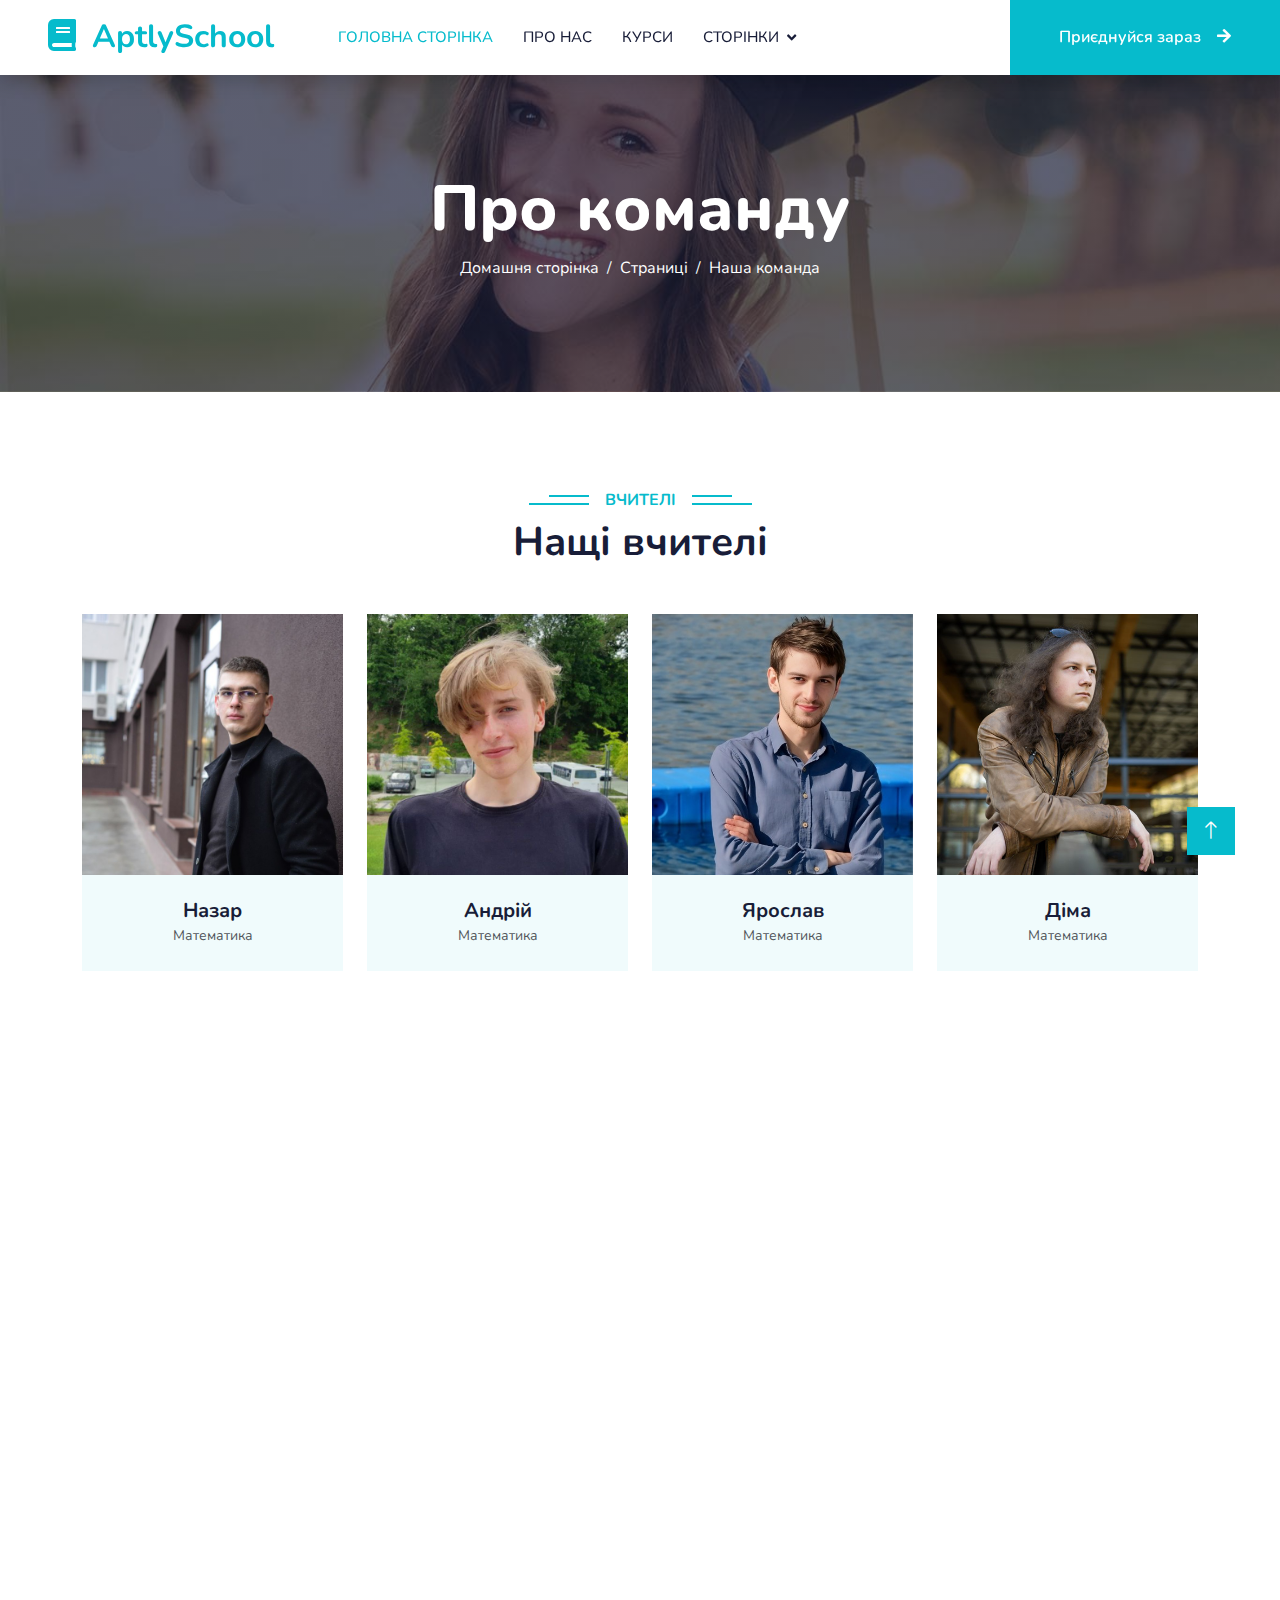
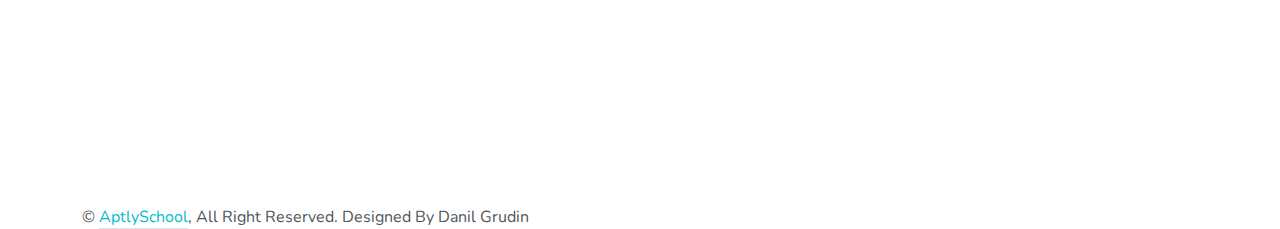
<file: teamA.html>
<!DOCTYPE html>
<html lang="en">

<head>
    <meta charset="utf-8">
    <title>AptlySchool</title>
    <meta content="width=device-width, initial-scale=1.0" name="viewport">
    <meta content="" name="keywords">
    <meta content="" name="description">

    <!-- Favicon -->
    <link rel="Shortcut Icon" href="/img/favicon.png">

    <!-- Google Web Fonts -->
    <link rel="preconnect" href="https://fonts.googleapis.com">
    <link rel="preconnect" href="https://fonts.gstatic.com" crossorigin>
    <link href="https://fonts.googleapis.com/css2?family=Heebo:wght@400;500;600&family=Nunito:wght@600;700;800&display=swap" rel="stylesheet">

    <!-- Icon Font Stylesheet -->
    <link href="https://cdnjs.cloudflare.com/ajax/libs/font-awesome/5.10.0/css/all.min.css" rel="stylesheet">
    <link href="https://cdn.jsdelivr.net/npm/bootstrap-icons@1.4.1/font/bootstrap-icons.css" rel="stylesheet">

    <!-- Libraries Stylesheet -->
    <link href="lib/animate/animate.min.css" rel="stylesheet">
    <link href="lib/owlcarousel/assets/owl.carousel.min.css" rel="stylesheet">

    <!-- Customized Bootstrap Stylesheet -->
    <link href="css/bootstrap.min.css" rel="stylesheet">

    <!-- Template Stylesheet -->
    <link href="css/style.css" rel="stylesheet">
</head>

<body>
    <!-- Spinner Start -->
    <div id="spinner" class="show bg-white position-fixed translate-middle w-100 vh-100 top-50 start-50 d-flex align-items-center justify-content-center">
        <div class="spinner-border text-primary" style="width: 3rem; height: 3rem;" role="status">
            <span class="sr-only">Loading...</span>
        </div>
    </div>
    <!-- Spinner End -->


    <!-- Navbar Start -->
    <nav class="navbar navbar-expand-lg bg-white navbar-light shadow sticky-top p-0">
        <a href="index.html" class="navbar-brand d-flex align-items-center px-4 px-lg-5">
            <h2 class="m-0 text-primary"><i class="fa fa-book me-3"></i>AptlySchool</h2>
        </a>
        <button type="button" class="navbar-toggler me-4" data-bs-toggle="collapse" data-bs-target="#navbarCollapse">
            <span class="navbar-toggler-icon"></span>
        </button>
        <div class="collapse navbar-collapse" id="navbarCollapse">
            <div class="navbar-nav ms-auto p-4 p-lg-0">
                <a href="index.html" class="nav-item nav-link active">Головна сторінка</a>
                <a href="about.html" class="nav-item nav-link">Про нас</a>
                <a href="courses.html" class="nav-item nav-link">Курси</a>
                <div class="nav-item dropdown">
                    <a href="#" class="nav-link dropdown-toggle" data-bs-toggle="dropdown">Сторінки</a>
                    <div class="dropdown-menu fade-down m-0">
                        <a href="teamM.html" class="dropdown-item">Вчителі з Математики</a>
                        <a href="teamA.html" class="dropdown-item">Вчителі з Англійської мови</a>
                        <a href="testimonial.html" class="dropdown-item">Відгуки</a>
                    </div>
                </div>
                <!-- <a href="contact.html" class="nav-item nav-link">Контакнта інформація</a> -->
            </div>
            <a href="" class="btn btn-primary py-4 px-lg-5 d-none d-lg-block">Приєднуйся зараз<i class="fa fa-arrow-right ms-3"></i></a>
        </div>
    </nav>
    <!-- Navbar End -->


    <!-- Header Start -->
    <div class="container-fluid bg-primary py-5 mb-5 page-header">
        <div class="container py-5">
            <div class="row justify-content-center">
                <div class="col-lg-10 text-center">
                    <h1 class="display-3 text-white animated slideInDown">Про команду</h1>
                    <nav aria-label="breadcrumb">
                        <ol class="breadcrumb justify-content-center">
                            <li class="breadcrumb-item"><a class="text-white" href="#">Домашня сторінка</a></li>
                            <li class="breadcrumb-item"><a class="text-white" href="#">Страниці</a></li>
                            <li class="breadcrumb-item text-white active" aria-current="page">Наша команда</li>
                        </ol>
                    </nav>
                </div>
            </div>
        </div>
    </div>
    <!-- Header End -->


    <!-- Team Start -->
    <div class="container-xxl py-5">
        <div class="container">
            <div class="text-center wow fadeInUp" data-wow-delay="0.1s">
                <h6 class="section-title bg-white text-center text-primary px-3">Вчителі</h6>
                <h1 class="mb-5">Нащі вчителі</h1>
            </div>
            <div class="row g-4">
                <div class="col-lg-3 col-md-6 wow fadeInUp" data-wow-delay="0.1s">
                    <div class="team-item bg-light">
                        <div class="overflow-hidden">
                            <a href="/info_nazar.html">
                                <img class="img-fluid" src="img/team/Nazar.jpg" alt="">
                            </a>
                        </div>
                        <div class="text-center p-4">
                            <h5 class="mb-0">Назар</h5>
                            <small>Математика</small>
                        </div>
                    </div>
                </div>
                <div class="col-lg-3 col-md-6 wow fadeInUp" data-wow-delay="0.1s">
                    <div class="team-item bg-light">
                        <div class="overflow-hidden">
                            <a href="/info_andrew.html">
                                <img class="img-fluid" src="img/team/andrew_b.jpg" alt="">
                            </a>
                        </div>
                        <div class="text-center p-4">
                            <h5 class="mb-0">Андрій</h5>
                            <small>Математика</small>
                        </div>
                    </div>
                </div>
                <div class="col-lg-3 col-md-6 wow fadeInUp" data-wow-delay="0.1s">
                    <div class="team-item bg-light">
                        <div class="overflow-hidden">
                            <a href="/info_yaroslav.html">
                                <img class="img-fluid" src="img/team/Yaroslav.jpg" alt="">
                            </a>
                        </div>
                        <div class="text-center p-4">
                            <h5 class="mb-0">Ярослав</h5>
                            <small>Математика</small>
                        </div>
                    </div>
                </div>
                <div class="col-lg-3 col-md-6 wow fadeInUp" data-wow-delay="0.1s">
                    <div class="team-item bg-light">
                        <div class="overflow-hidden">
                            <a href="/info_dima.html">
                                <img class="img-fluid" src="img/team/Dima.png" alt="">
                            </a>
                        </div>
                        <div class="text-center p-4">
                            <h5 class="mb-0">Діма</h5>
                            <small>Математика</small>
                        </div>
                    </div>
                </div>
                <div class="col-lg-3 col-md-6 wow fadeInUp" data-wow-delay="0.1s">
                    <div class="team-item bg-light">
                        <div class="overflow-hidden">
                            <a href="/info_sonia.html">
                                <img class="img-fluid" src="img/team/Sonia.png" alt="">
                            </a>
                        </div>
                        <div class="text-center p-4">
                            <h5 class="mb-0">Софія</h5>
                            <small>Математика</small>
                        </div>
                    </div>
                </div>
                <div class="col-lg-3 col-md-6 wow fadeInUp" data-wow-delay="0.1s">
                    <div class="team-item bg-light">
                        <div class="overflow-hidden">
                            <a href="/info_dima2.html">
                                <img class="img-fluid" src="img/team/Dima2.png" alt="">
                            </a>
                        </div>
                        <div class="text-center p-4">
                            <h5 class="mb-0">Дмитро</h5>
                            <small>Англійська</small>
                        </div>
                    </div>
                </div>
                <div class="col-lg-3 col-md-6 wow fadeInUp" data-wow-delay="0.1s">
                    <div class="team-item bg-light">
                        <div class="overflow-hidden">
                            <a href="/info_sonia.html">
                                <img class="img-fluid" src="img/team/Sonia.png" alt="">
                            </a>
                        </div>
                        <div class="text-center p-4">
                            <h5 class="mb-0">Софія</h5>
                            <small>Математик</small>
                        </div>
                    </div>
                </div>
                <div class="col-lg-3 col-md-6 wow fadeInUp" data-wow-delay="0.1s">
                    <div class="team-item bg-light">
                        <div class="overflow-hidden">
                            <a href="/info_sonia.html">
                                <img class="img-fluid" src="img/team/Sonia.png" alt="">
                            </a>
                        </div>
                        <div class="text-center p-4">
                            <h5 class="mb-0">Софія</h5>
                            <small>Математик</small>
                        </div>
                    </div>
                </div>
            </div>
        </div>
    </div>
    <!-- Team End -->
        

    <!-- Footer Start -->
    <div class="container-fluid bg-dark text-light footer pt-5 mt-5 wow fadeIn" data-wow-delay="0.1s">
        <div class="container py-5">
            <div class="row g-5">
                <div class="col-lg-3 col-md-6">
                    <h4 class="text-white mb-3">Швидка інформація</h4>
                    <a class="btn btn-link" href="">Про нас</a>
                    <a class="btn btn-link" href="">Контактна інформація</a>
                    <!-- <a class="btn btn-link" href="">Privacy Policy</a> -->
                    <!-- <a class="btn btn-link" href="">Terms & Condition</a>
                    <a class="btn btn-link" href="">FAQs & Help</a> -->
                </div>
                <div class="col-lg-3 col-md-6">
                    <h4 class="text-white mb-3">Контактна інформація</h4>
                    <p class="mb-2"><i class="fa fa-map-marker-alt me-3"></i>Київ, Україна</p>
                    <p class="mb-2"><i class="fa fa-phone-alt me-3"></i>+380ххххххх</p>
                    <p class="mb-2"><i class="fa fa-envelope me-3"></i>xxxxxxxxxxxx@gmail.com</p>
                    <div class="d-flex pt-2">
                        <a target="_blank" class="btn btn-outline-light btn-social" href="https://t.me/Nazarchekf"><i class="fab fa-telegram"></i></a>
                        <a target="_blank" class="btn btn-outline-light btn-social" href=""><i class="fab fa-facebook-f"></i></a>
                        <a target="_blank" class="btn btn-outline-light btn-social" href=""><i class="fab fa-youtube"></i></a>
                        <a target="_blank" class="btn btn-outline-light btn-social" href=""><i class="fab fa-instagram"></i></a>
                    </div>
                </div>
                </div>
                <!-- <div class="col-lg-3 col-md-6">
                    <h4 class="text-white mb-3">Newsletter</h4>
                    <p>Dolor amet sit justo amet elitr clita ipsum elitr est.</p>
                    <div class="position-relative mx-auto" style="max-width: 400px;">
                        <input class="form-control border-0 w-100 py-3 ps-4 pe-5" type="text" placeholder="Your email">
                        <button type="button" class="btn btn-primary py-2 position-absolute top-0 end-0 mt-2 me-2">SignUp</button>
                    </div>
                </div> -->
            </div>
        </div>
        <div class="container">
            <div class="copyright">
                <div class="row">
                    <div class="col-md-6 text-center text-md-start mb-3 mb-md-0">
                        &copy; <a class="border-bottom" href="#">AptlySchool</a>, All Right Reserved.

                        <!--/*** This template is free as long as you keep the footer author’s credit link/attribution link/backlink. If you'd like to use the template without the footer author’s credit link/attribution link/backlink, you can purchase the Credit Removal License from "https://htmlcodex.com/credit-removal". Thank you for your support. ***/-->
                        Designed By Danil Grudin<a class="border-bottom" href=""></a>
                    </div>
                    <div class="col-md-6 text-center text-md-end">
                        <!-- <div class="footer-menu">
                            <a href="">Home</a>
                            <a href="">Cookies</a>
                            <a href="">Help</a>
                            <a href="">FQAs</a>
                        </div> -->
                    </div>
                </div>
            </div>
        </div>
    </div>
    <!-- Footer End -->


    <!-- Back to Top -->
    <a href="#" class="btn btn-lg btn-primary btn-lg-square back-to-top"><i class="bi bi-arrow-up"></i></a>


    <!-- JavaScript Libraries -->
    <script src="https://code.jquery.com/jquery-3.4.1.min.js"></script>
    <script src="https://cdn.jsdelivr.net/npm/bootstrap@5.0.0/dist/js/bootstrap.bundle.min.js"></script>
    <script src="lib/wow/wow.min.js"></script>
    <script src="lib/easing/easing.min.js"></script>
    <script src="lib/waypoints/waypoints.min.js"></script>
    <script src="lib/owlcarousel/owl.carousel.min.js"></script>

    <!-- Template Javascript -->
    <script src="js/main.js"></script>
</body>

</html>
</file>
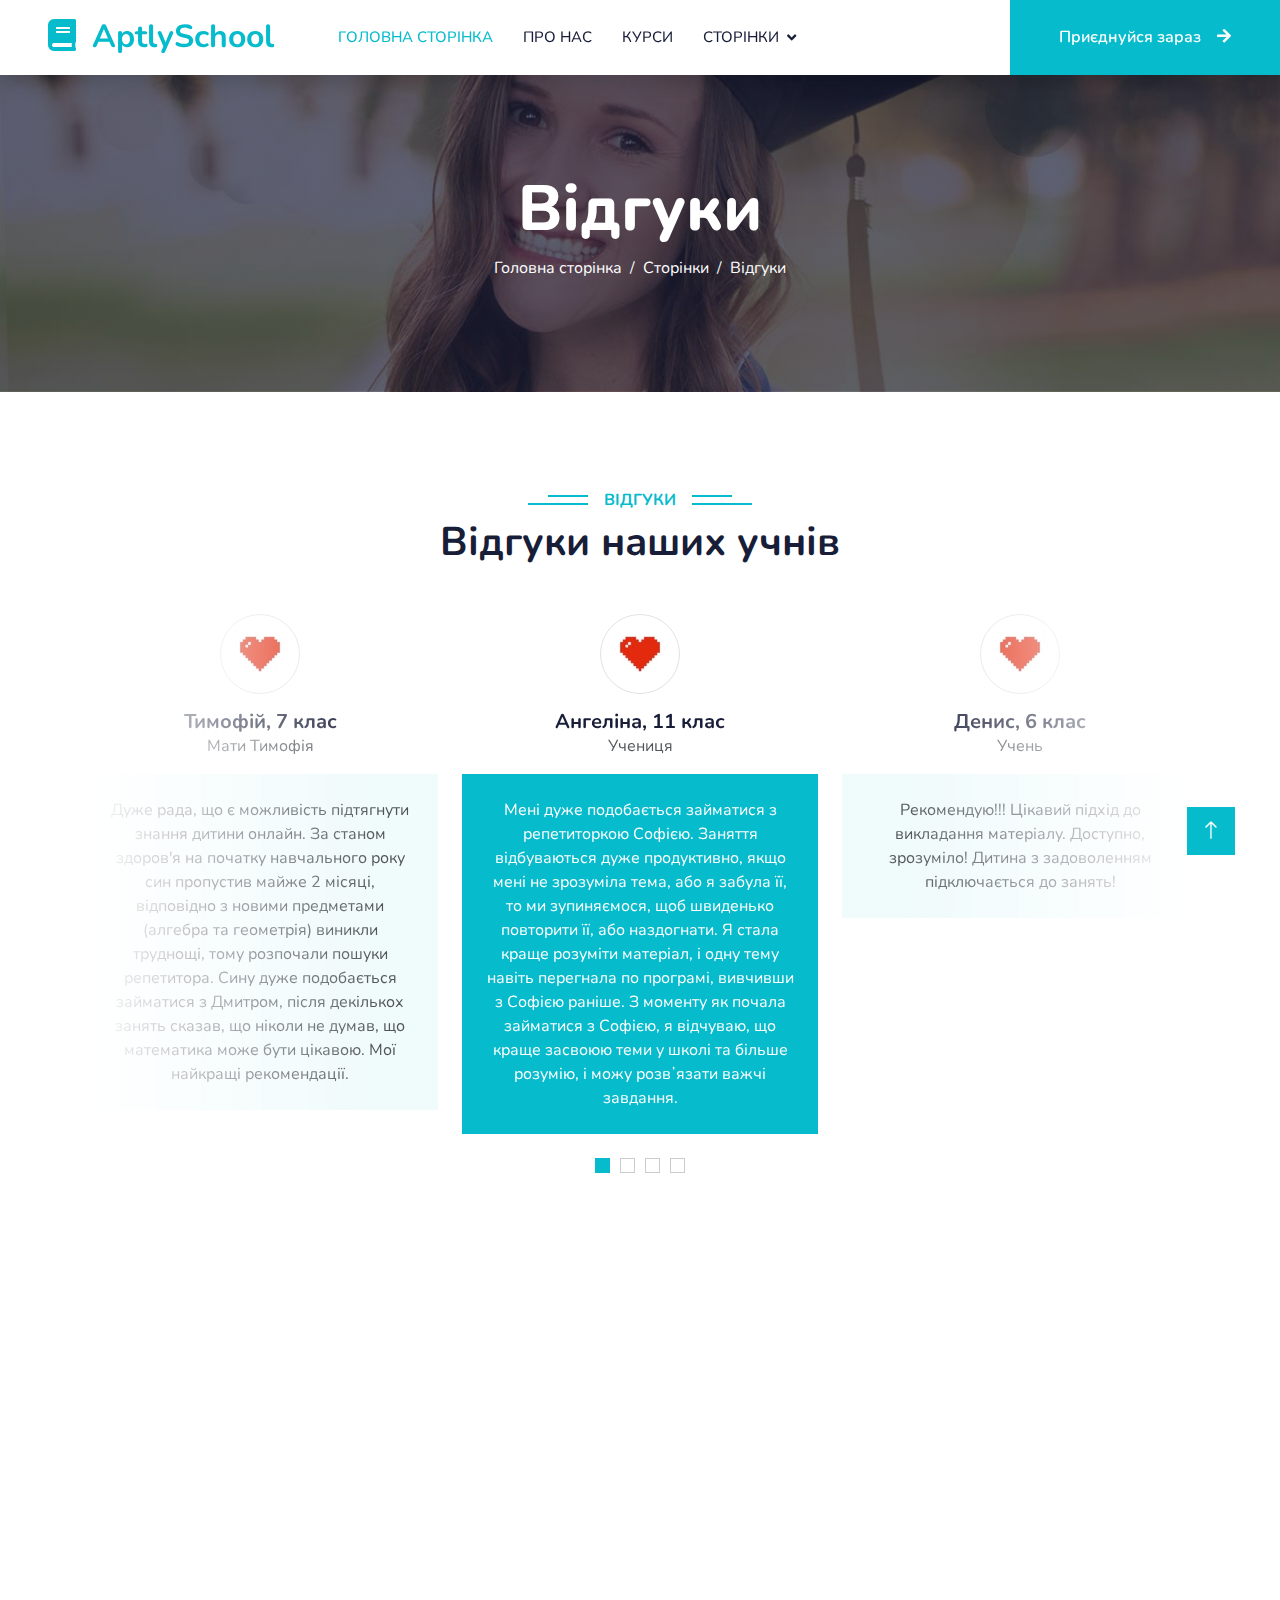
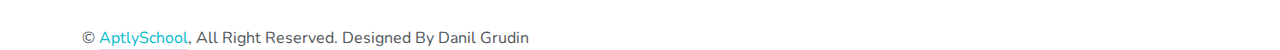
<file: testimonial.html>
<!DOCTYPE html>
<html lang="en">

<head>
    <meta charset="utf-8">
    <title>AptlySchool</title>
    <meta content="width=device-width, initial-scale=1.0" name="viewport">
    <meta content="" name="keywords">
    <meta content="" name="description">

    <!-- Favicon -->
    <link rel="Shortcut Icon" href="/img/favicon.png">

    <!-- Google Web Fonts -->
    <link rel="preconnect" href="https://fonts.googleapis.com">
    <link rel="preconnect" href="https://fonts.gstatic.com" crossorigin>
    <link href="https://fonts.googleapis.com/css2?family=Heebo:wght@400;500;600&family=Nunito:wght@600;700;800&display=swap" rel="stylesheet">

    <!-- Icon Font Stylesheet -->
    <link href="https://cdnjs.cloudflare.com/ajax/libs/font-awesome/5.10.0/css/all.min.css" rel="stylesheet">
    <link href="https://cdn.jsdelivr.net/npm/bootstrap-icons@1.4.1/font/bootstrap-icons.css" rel="stylesheet">

    <!-- Libraries Stylesheet -->
    <link href="lib/animate/animate.min.css" rel="stylesheet">
    <link href="lib/owlcarousel/assets/owl.carousel.min.css" rel="stylesheet">

    <!-- Customized Bootstrap Stylesheet -->
    <link href="css/bootstrap.min.css" rel="stylesheet">

    <!-- Template Stylesheet -->
    <link href="css/style.css" rel="stylesheet">
</head>

<body>
    <!-- Spinner Start -->
    <div id="spinner" class="show bg-white position-fixed translate-middle w-100 vh-100 top-50 start-50 d-flex align-items-center justify-content-center">
        <div class="spinner-border text-primary" style="width: 3rem; height: 3rem;" role="status">
            <span class="sr-only">Loading...</span>
        </div>
    </div>
    <!-- Spinner End -->


    <!-- Navbar Start -->
    <nav class="navbar navbar-expand-lg bg-white navbar-light shadow sticky-top p-0">
        <a href="index.html" class="navbar-brand d-flex align-items-center px-4 px-lg-5">
            <h2 class="m-0 text-primary"><i class="fa fa-book me-3"></i>AptlySchool</h2>
        </a>
        <button type="button" class="navbar-toggler me-4" data-bs-toggle="collapse" data-bs-target="#navbarCollapse">
            <span class="navbar-toggler-icon"></span>
        </button>
        <div class="collapse navbar-collapse" id="navbarCollapse">
            <div class="navbar-nav ms-auto p-4 p-lg-0">
                <a href="index.html" class="nav-item nav-link active">Головна сторінка</a>
                <a href="about.html" class="nav-item nav-link">Про нас</a>
                <a href="courses.html" class="nav-item nav-link">Курси</a>
                <div class="nav-item dropdown">
                    <a href="#" class="nav-link dropdown-toggle" data-bs-toggle="dropdown">Сторінки</a>
                    <div class="dropdown-menu fade-down m-0">
                        <a href="team.html" class="dropdown-item">Наша команда</a>
                        <a href="testimonial.html" class="dropdown-item">Відгуки</a>
                        <a href="404.html" class="dropdown-item">404 Page</a>
                    </div>
                </div>
                <!-- <a href="contact.html" class="nav-item nav-link">Контакнта інформація</a> -->
            </div>
            <a href="" class="btn btn-primary py-4 px-lg-5 d-none d-lg-block">Приєднуйся зараз<i class="fa fa-arrow-right ms-3"></i></a>
        </div>
    </nav>
    <!-- Navbar End -->


    <!-- Header Start -->
    <div class="container-fluid bg-primary py-5 mb-5 page-header">
        <div class="container py-5">
            <div class="row justify-content-center">
                <div class="col-lg-10 text-center">
                    <h1 class="display-3 text-white animated slideInDown">Відгуки</h1>
                    <nav aria-label="breadcrumb">
                        <ol class="breadcrumb justify-content-center">
                            <li class="breadcrumb-item"><a class="text-white" href="#">Головна сторінка</a></li>
                            <li class="breadcrumb-item"><a class="text-white" href="#">Сторінки</a></li>
                            <li class="breadcrumb-item text-white active" aria-current="page">Відгуки</li>
                        </ol>
                    </nav>
                </div>
            </div>
        </div>
    </div>
    <!-- Header End -->


    <!-- Testimonial Start -->
    <div class="container-xxl py-5 wow fadeInUp" data-wow-delay="0.1s">
        <div class="container">
            <div class="text-center">
                <h6 class="section-title bg-white text-center text-primary px-3">Відгуки</h6>
                <h1 class="mb-5">Відгуки наших учнів</h1>
            </div>
            <div class="owl-carousel testimonial-carousel position-relative">
                <div class="testimonial-item text-center">
                    <img class="border rounded-circle p-2 mx-auto mb-3" src="img/testimonial-1.jpg" style="width: 80px; height: 80px;">
                    <h5 class="mb-0">Ангеліна, 11 клас</h5>
                    <p>Учениця</p>
                    <div class="testimonial-text bg-light text-center p-4">
                    <p class="mb-0">Мені дуже подобається займатися з репетиторкою Софією. Заняття відбуваються дуже продуктивно, якщо мені не зрозуміла тема, або я забула її, то ми зупиняємося, щоб швиденько повторити її, або наздогнати. Я стала краще розуміти матеріал, і одну тему навіть перегнала по програмі, вивчивши з Софією раніше. З моменту як почала займатися з Софією, я відчуваю, що краще засвоюю теми у школі та більше розумію, і можу розвʼязати важчі завдання.</p>
                    </div>
                </div>
                <div class="testimonial-item text-center">
                    <img class="border rounded-circle p-2 mx-auto mb-3" src="img/testimonial-2.jpg" style="width: 80px; height: 80px;">
                    <h5 class="mb-0">Денис, 6 клас</h5>
                    <p>Учень</p>
                    <div class="testimonial-text bg-light text-center p-4">
                    <p class="mb-0">Рекомендую!!! Цікавий підхід до викладання матеріалу. Доступно, зрозуміло! Дитина з задоволенням підключається до занять!</p>
                    </div>
                </div>
                <div class="testimonial-item text-center">
                    <img class="border rounded-circle p-2 mx-auto mb-3" src="img/testimonial-3.jpg" style="width: 80px; height: 80px;">
                    <h5 class="mb-0">Ярик, 9 клас</h5>
                    <p>Учень</p>
                    <div class="testimonial-text bg-light text-center p-4">
                    <p class="mb-0">Хочу виразити подяку нашому репетитору Ярославу.Він займається з моїм сином,Ярослав цікаво та доступно подає інформацію,він знайшов підхід до дитини,моїй дитині подобаються заняття,доступно,зрозуміло.Спілкування між репетитором та учнем проходять на дружньому рівні,це головне.</p>
                    </div>
                </div>
                <div class="testimonial-item text-center">
                    <img class="border rounded-circle p-2 mx-auto mb-3" src="img/testimonial-4.jpg" style="width: 80px; height: 80px;">
                    <h5 class="mb-0">Тимофій, 7 клас</h5>
                    <p>Мати Тимофія</p>
                    <div class="testimonial-text bg-light text-center p-4">
                    <p class="mb-0">Дуже рада, що є можливість підтягнути знання дитини онлайн. За станом здоров'я на початку навчального року син пропустив майже 2 місяці, відповідно з новими предметами (алгебра та геометрія) виникли труднощі, тому розпочали пошуки репетитора. 
                        Сину дуже подобається займатися з Дмитром, після декількох занять сказав, що ніколи не думав, що математика може бути цікавою. Мої найкращі рекомендації.</p>
                    </div>
                </div>
            </div>
        </div>
    </div>
    <!-- Testimonial End -->
        

    <!-- Footer Start -->
    <div class="container-fluid bg-dark text-light footer pt-5 mt-5 wow fadeIn" data-wow-delay="0.1s">
        <div class="container py-5">
            <div class="row g-5">
                <div class="col-lg-3 col-md-6">
                    <h4 class="text-white mb-3">Швидка інформація</h4>
                    <a class="btn btn-link" href="">Про нас</a>
                    <a class="btn btn-link" href="">Контактна інформація</a>
                    <!-- <a class="btn btn-link" href="">Privacy Policy</a> -->
                    <!-- <a class="btn btn-link" href="">Terms & Condition</a>
                    <a class="btn btn-link" href="">FAQs & Help</a> -->
                </div>
                <div class="col-lg-3 col-md-6">
                    <h4 class="text-white mb-3">Контактна інформація</h4>
                    <p class="mb-2"><i class="fa fa-map-marker-alt me-3"></i>Київ, Україна</p>
                    <p class="mb-2"><i class="fa fa-phone-alt me-3"></i>+380ххххххх</p>
                    <p class="mb-2"><i class="fa fa-envelope me-3"></i>xxxxxxxxxxxx@gmail.com</p>
                    <div class="d-flex pt-2">
                        <a target="_blank" class="btn btn-outline-light btn-social" href="https://t.me/Nazarchekf"><i class="fab fa-telegram"></i></a>
                        <a target="_blank" class="btn btn-outline-light btn-social" href=""><i class="fab fa-facebook-f"></i></a>
                        <a target="_blank" class="btn btn-outline-light btn-social" href=""><i class="fab fa-youtube"></i></a>
                        <a target="_blank" class="btn btn-outline-light btn-social" href=""><i class="fab fa-instagram"></i></a>
                    </div>
                </div>
                </div>
                <!-- <div class="col-lg-3 col-md-6">
                    <h4 class="text-white mb-3">Newsletter</h4>
                    <p>Dolor amet sit justo amet elitr clita ipsum elitr est.</p>
                    <div class="position-relative mx-auto" style="max-width: 400px;">
                        <input class="form-control border-0 w-100 py-3 ps-4 pe-5" type="text" placeholder="Your email">
                        <button type="button" class="btn btn-primary py-2 position-absolute top-0 end-0 mt-2 me-2">SignUp</button>
                    </div>
                </div> -->
            </div>
        </div>
        <div class="container">
            <div class="copyright">
                <div class="row">
                    <div class="col-md-6 text-center text-md-start mb-3 mb-md-0">
                        &copy; <a class="border-bottom" href="#">AptlySchool</a>, All Right Reserved.

                        <!--/*** This template is free as long as you keep the footer author’s credit link/attribution link/backlink. If you'd like to use the template without the footer author’s credit link/attribution link/backlink, you can purchase the Credit Removal License from "https://htmlcodex.com/credit-removal". Thank you for your support. ***/-->
                        Designed By Danil Grudin<a class="border-bottom" href=""></a>
                    </div>
                    <div class="col-md-6 text-center text-md-end">
                        <!-- <div class="footer-menu">
                            <a href="">Home</a>
                            <a href="">Cookies</a>
                            <a href="">Help</a>
                            <a href="">FQAs</a>
                        </div> -->
                    </div>
                </div>
            </div>
        </div>
    </div>
    <!-- Footer End -->


    <!-- Back to Top -->
    <a href="#" class="btn btn-lg btn-primary btn-lg-square back-to-top"><i class="bi bi-arrow-up"></i></a>


    <!-- JavaScript Libraries -->
    <script src="https://code.jquery.com/jquery-3.4.1.min.js"></script>
    <script src="https://cdn.jsdelivr.net/npm/bootstrap@5.0.0/dist/js/bootstrap.bundle.min.js"></script>
    <script src="lib/wow/wow.min.js"></script>
    <script src="lib/easing/easing.min.js"></script>
    <script src="lib/waypoints/waypoints.min.js"></script>
    <script src="lib/owlcarousel/owl.carousel.min.js"></script>

    <!-- Template Javascript -->
    <script src="js/main.js"></script>
</body>

</html>
</file>
<file: css/style.css>
/********** Template CSS **********/
:root {
    --primary: #06BBCC;
    --light: #F0FBFC;
    --dark: #181d38;
}

.fw-medium {
    font-weight: 600 !important;
}

.fw-semi-bold {
    font-weight: 700 !important;
}

.back-to-top {
    position: fixed;
    display: none;
    right: 45px;
    bottom: 45px;
    z-index: 99;
}


/*** Spinner ***/
#spinner {
    opacity: 0;
    visibility: hidden;
    transition: opacity .5s ease-out, visibility 0s linear .5s;
    z-index: 99999;
}

#spinner.show {
    transition: opacity .5s ease-out, visibility 0s linear 0s;
    visibility: visible;
    opacity: 1;
}


/*** Button ***/
.btn {
    font-family: 'Nunito', sans-serif;
    font-weight: 600;
    transition: .5s;
}

.btn.btn-primary,
.btn.btn-secondary {
    color: #FFFFFF;
}

.btn-square {
    width: 38px;
    height: 38px;
}

.btn-sm-square {
    width: 32px;
    height: 32px;
}

.btn-lg-square {
    width: 48px;
    height: 48px;
}

.btn-square,
.btn-sm-square,
.btn-lg-square {
    padding: 0;
    display: flex;
    align-items: center;
    justify-content: center;
    font-weight: normal;
    border-radius: 0px;
}


/*** Navbar ***/
.navbar .dropdown-toggle::after {
    border: none;
    content: "\f107";
    font-family: "Font Awesome 5 Free";
    font-weight: 900;
    vertical-align: middle;
    margin-left: 8px;
}

.navbar-light .navbar-nav .nav-link {
    margin-right: 30px;
    padding: 25px 0;
    color: #FFFFFF;
    font-size: 15px;
    text-transform: uppercase;
    outline: none;
}

.navbar-light .navbar-nav .nav-link:hover,
.navbar-light .navbar-nav .nav-link.active {
    color: var(--primary);
}

@media (max-width: 991.98px) {
    .navbar-light .navbar-nav .nav-link  {
        margin-right: 0;
        padding: 10px 0;
    }

    .navbar-light .navbar-nav {
        border-top: 1px solid #EEEEEE;
    }
}

.navbar-light .navbar-brand,
.navbar-light a.btn {
    height: 75px;
}

.navbar-light .navbar-nav .nav-link {
    color: var(--dark);
    font-weight: 500;
}

.navbar-light.sticky-top {
    top: -100px;
    transition: .5s;
}

@media (min-width: 992px) {
    .navbar .nav-item .dropdown-menu {
        display: block;
        margin-top: 0;
        opacity: 0;
        visibility: hidden;
        transition: .5s;
    }

    .navbar .dropdown-menu.fade-down {
        top: 100%;
        transform: rotateX(-75deg);
        transform-origin: 0% 0%;
    }

    .navbar .nav-item:hover .dropdown-menu {
        top: 100%;
        transform: rotateX(0deg);
        visibility: visible;
        transition: .5s;
        opacity: 1;
    }
}


/*** Header carousel ***/
@media (max-width: 768px) {
    .header-carousel .owl-carousel-item {
        position: relative;
        min-height: 500px;
    }
    
    .header-carousel .owl-carousel-item img {
        position: absolute;
        width: 100%;
        height: 100%;
        object-fit: cover;
    }
}

.header-carousel .owl-nav {
    position: absolute;
    top: 50%;
    right: 8%;
    transform: translateY(-50%);
    display: flex;
    flex-direction: column;
}

.header-carousel .owl-nav .owl-prev,
.header-carousel .owl-nav .owl-next {
    margin: 7px 0;
    width: 45px;
    height: 45px;
    display: flex;
    align-items: center;
    justify-content: center;
    color: #FFFFFF;
    background: transparent;
    border: 1px solid #FFFFFF;
    font-size: 22px;
    transition: .5s;
}

.header-carousel .owl-nav .owl-prev:hover,
.header-carousel .owl-nav .owl-next:hover {
    background: var(--primary);
    border-color: var(--primary);
}

.page-header {
    background: linear-gradient(rgba(24, 29, 56, .7), rgba(24, 29, 56, .7)), url(../img/carousel-1.jpg);
    background-position: center center;
    background-repeat: no-repeat;
    background-size: cover;
}

.page-header-inner {
    background: rgba(15, 23, 43, .7);
}

.breadcrumb-item + .breadcrumb-item::before {
    color: var(--light);
}


/*** Section Title ***/
.section-title {
    position: relative;
    display: inline-block;
    text-transform: uppercase;
}

.section-title::before {
    position: absolute;
    content: "";
    width: calc(100% + 80px);
    height: 2px;
    top: 4px;
    left: -40px;
    background: var(--primary);
    z-index: -1;
}

.section-title::after {
    position: absolute;
    content: "";
    width: calc(100% + 120px);
    height: 2px;
    bottom: 5px;
    left: -60px;
    background: var(--primary);
    z-index: -1;
}

.section-title.text-start::before {
    width: calc(100% + 40px);
    left: 0;
}

.section-title.text-start::after {
    width: calc(100% + 60px);
    left: 0;
}


/*** Service ***/
.service-item {
    background: var(--light);
    transition: .5s;
}

.service-item:hover {
    margin-top: -10px;
    background: var(--primary);
}

.service-item * {
    transition: .5s;
}

.service-item:hover * {
    color: var(--light) !important;
}


/*** Categories & Courses ***/
.category img,
.course-item img {
    transition: .5s;
}

.category a:hover img,
.course-item:hover img {
    transform: scale(1.1);
}


/*** Team ***/
.team-item img {
    transition: .5s;
}

.team-item:hover img {
    transform: scale(1.1);
}


/*** Testimonial ***/
.testimonial-carousel::before {
    position: absolute;
    content: "";
    top: 0;
    left: 0;
    height: 100%;
    width: 0;
    background: linear-gradient(to right, rgba(255, 255, 255, 1) 0%, rgba(255, 255, 255, 0) 100%);
    z-index: 1;
}

.testimonial-carousel::after {
    position: absolute;
    content: "";
    top: 0;
    right: 0;
    height: 100%;
    width: 0;
    background: linear-gradient(to left, rgba(255, 255, 255, 1) 0%, rgba(255, 255, 255, 0) 100%);
    z-index: 1;
}

@media (min-width: 768px) {
    .testimonial-carousel::before,
    .testimonial-carousel::after {
        width: 200px;
    }
}

@media (min-width: 992px) {
    .testimonial-carousel::before,
    .testimonial-carousel::after {
        width: 300px;
    }
}

.testimonial-carousel .owl-item .testimonial-text,
.testimonial-carousel .owl-item.center .testimonial-text * {
    transition: .5s;
}

.testimonial-carousel .owl-item.center .testimonial-text {
    background: var(--primary) !important;
}

.testimonial-carousel .owl-item.center .testimonial-text * {
    color: #FFFFFF !important;
}

.testimonial-carousel .owl-dots {
    margin-top: 24px;
    display: flex;
    align-items: flex-end;
    justify-content: center;
}

.testimonial-carousel .owl-dot {
    position: relative;
    display: inline-block;
    margin: 0 5px;
    width: 15px;
    height: 15px;
    border: 1px solid #CCCCCC;
    transition: .5s;
}

.testimonial-carousel .owl-dot.active {
    background: var(--primary);
    border-color: var(--primary);
}


/*** Footer ***/
.footer .btn.btn-social {
    margin-right: 5px;
    width: 35px;
    height: 35px;
    display: flex;
    align-items: center;
    justify-content: center;
    color: var(--light);
    font-weight: normal;
    border: 1px solid #FFFFFF;
    border-radius: 35px;
    transition: .3s;
}

.footer .btn.btn-social:hover {
    color: var(--primary);
}

.footer .btn.btn-link {
    display: block;
    margin-bottom: 5px;
    padding: 0;
    text-align: left;
    color: #FFFFFF;
    font-size: 15px;
    font-weight: normal;
    text-transform: capitalize;
    transition: .3s;
}

.footer .btn.btn-link::before {
    position: relative;
    content: "\f105";
    font-family: "Font Awesome 5 Free";
    font-weight: 900;
    margin-right: 10px;
}

.footer .btn.btn-link:hover {
    letter-spacing: 1px;
    box-shadow: none;
}

.footer .copyright {
    padding: 25px 0;
    font-size: 15px;
    border-top: 1px solid rgba(256, 256, 256, .1);
}

.footer .copyright a {
    color: var(--light);
}

.footer .footer-menu a {
    margin-right: 15px;
    padding-right: 15px;
    border-right: 1px solid rgba(255, 255, 255, .1);
}

.footer .footer-menu a:last-child {
    margin-right: 0;
    padding-right: 0;
    border-right: none;
}


        body {
            font-family: 'Nunito', sans-serif;
        }
        .faq-container {
            max-width: 800px;
            margin: 0 auto;
            padding: 20px;
        }
        .faq-item {
            margin-bottom: 20px;
            background-color:#06BBCC
        }
        .faq-question {
            font-weight: bold;
            cursor: pointer;
            margin: 0;
        }
        .faq-answer {
            display: none;
            margin: 10px 0 0 0;
        }

        .service-item {
            display: flex;
            flex-direction: column;
            justify-content: space-between;
            height: 100%;
            transition: all 0.3s ease;
        }
        .service-item p {
            opacity: 0;
            max-height: 0;
            overflow: hidden;
            transition: all 0.3s ease;
        }
        .service-item:hover p {
            opacity: 1;
            max-height: 200px; /* Adjust as needed */
        }
        .p-4 {
            flex-grow: 1;
        }

        .faq-item {
            display: flex;
            flex-direction: column;
            justify-content: space-between;
            height: 100%;
            padding: 20px;
            background-color: #f8f9fa;
            border-radius: 5px;
            text-align: center;
            transition: all 0.3s ease;
            position: relative;
            overflow: hidden;
        }
        .faq-item p {
            opacity: 0;
            max-height: 0;
            overflow: hidden;
            transition: opacity 0.3s ease, max-height 0.3s ease;
        }
        .faq-item.active p {
            opacity: 1;
            max-height: 200px; /* Adjust as needed */
        }
        .faq-item i {
            margin-bottom: 1rem;
        }
        .faq-item h5 {
            margin-bottom: 1rem;
        }
        .faq-item:hover {
            cursor: pointer;
        }
</file>
